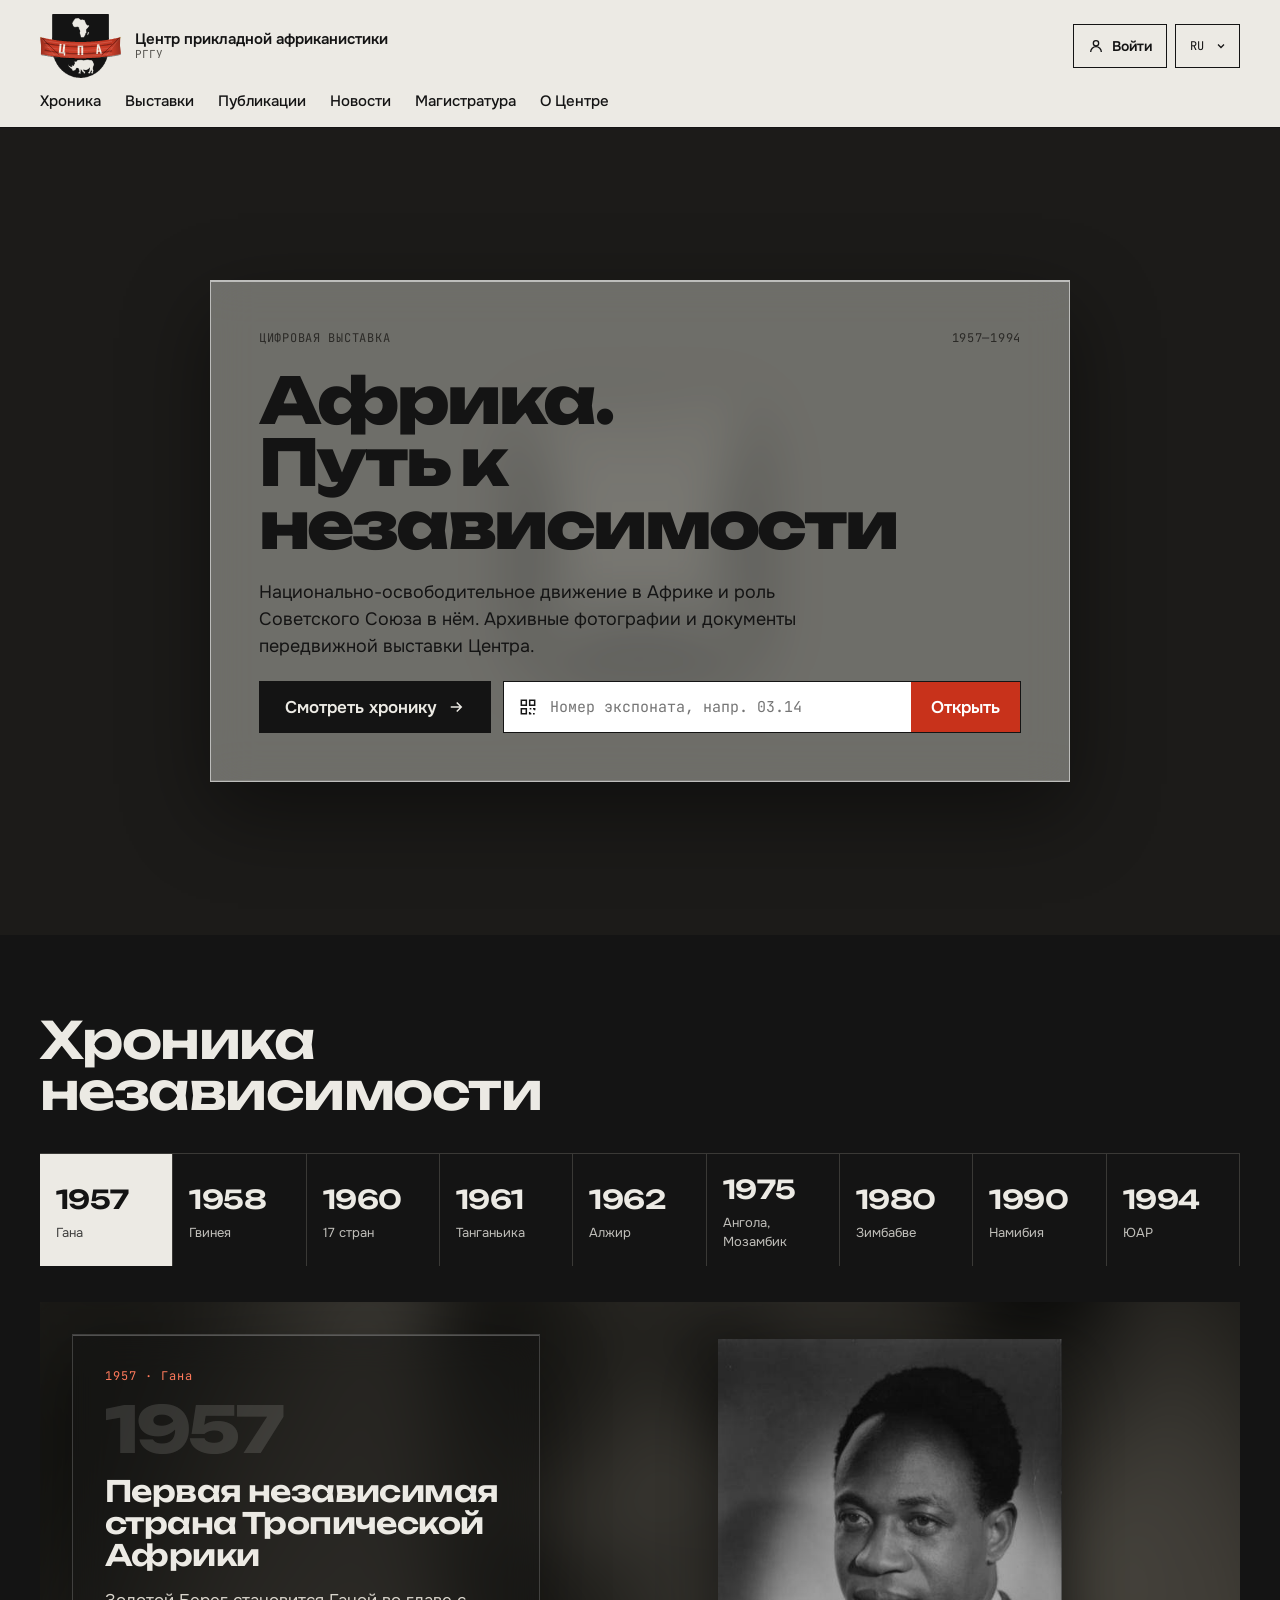
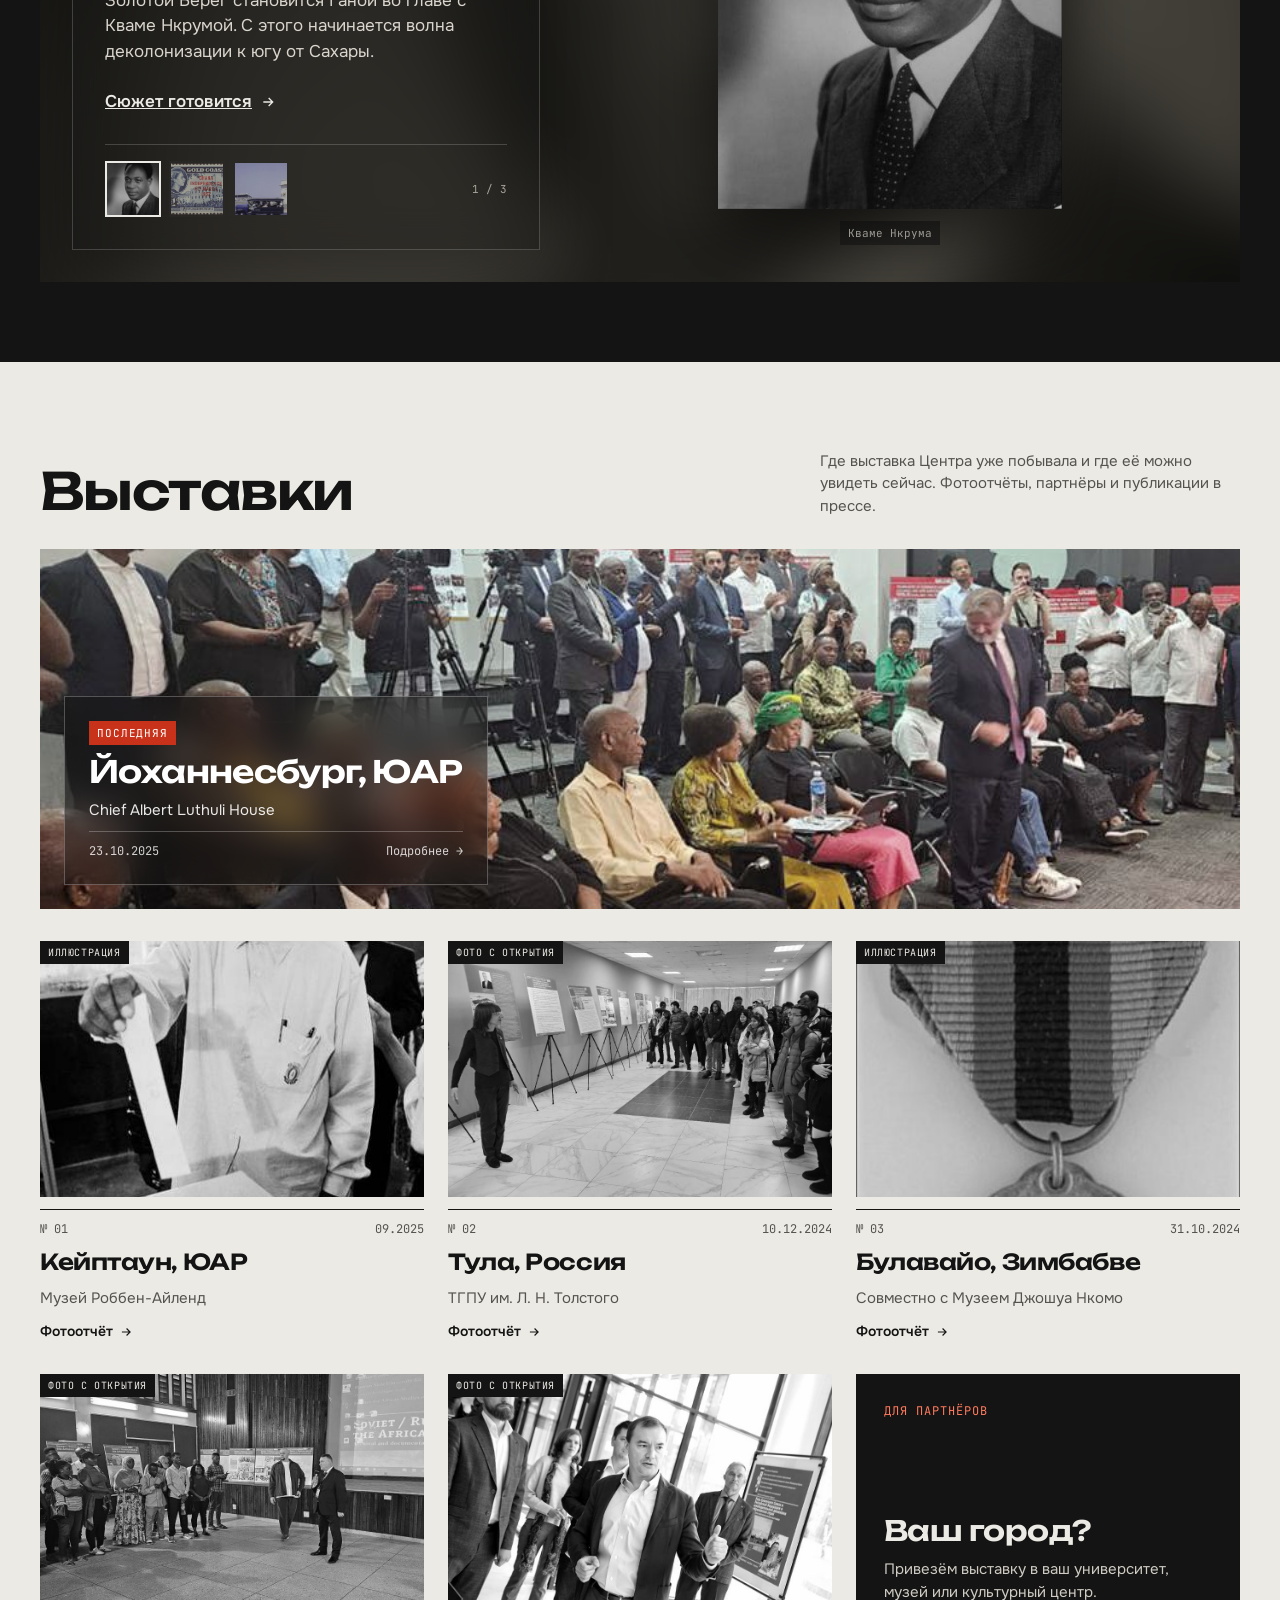
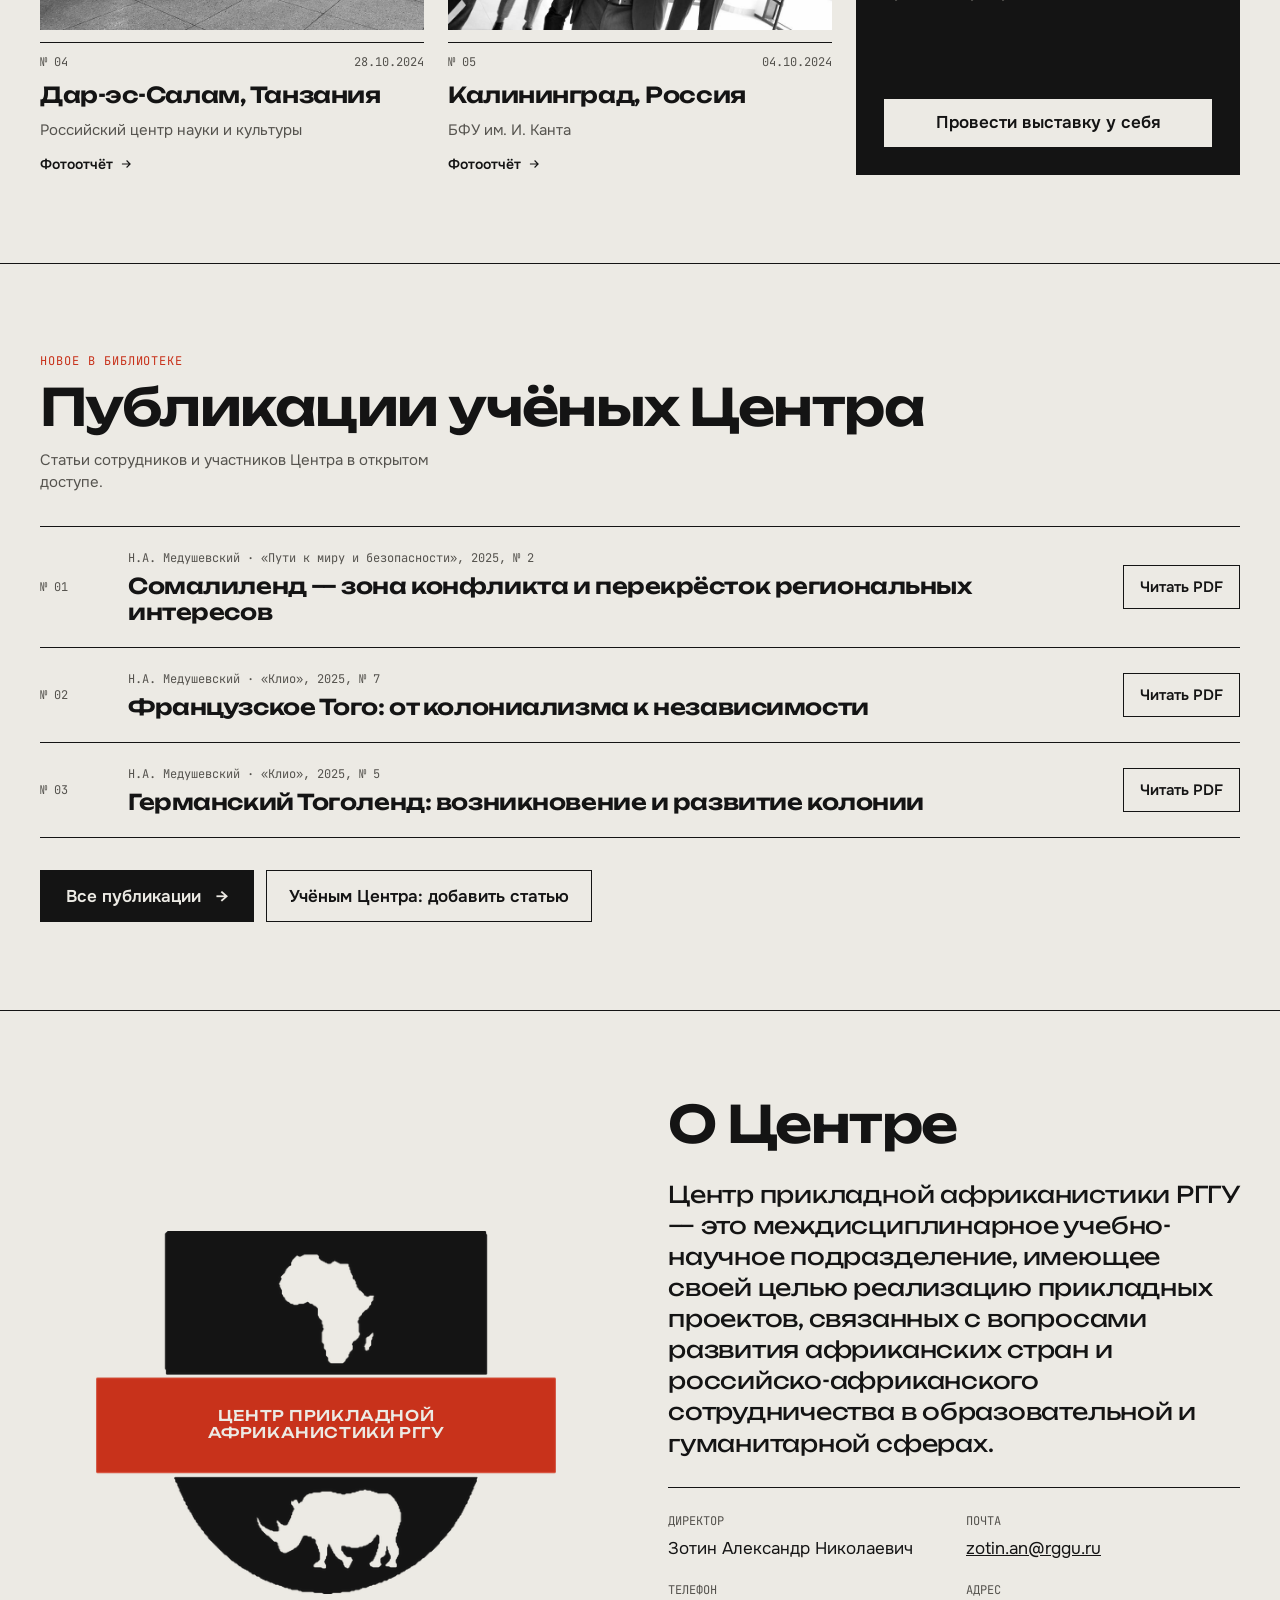
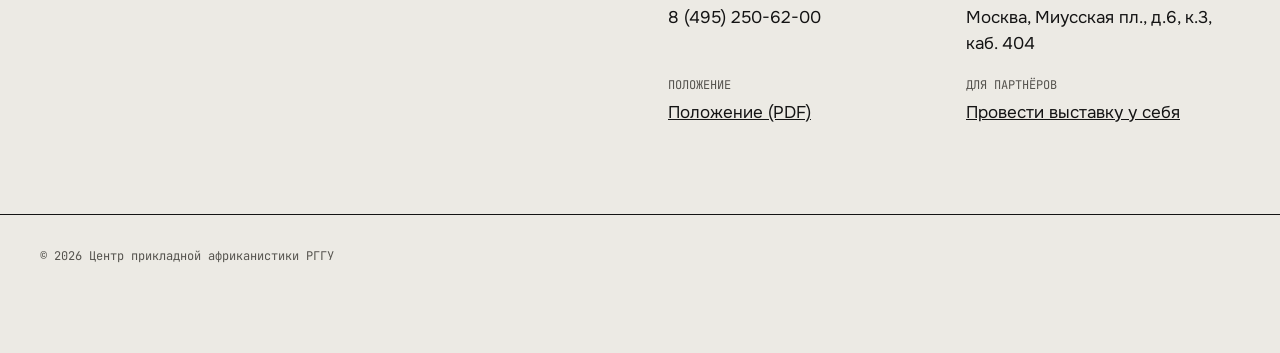
<file: index.html>
<!doctype html>
<html lang="ru">
<head>
<meta charset="utf-8">
<meta name="viewport" content="width=device-width, initial-scale=1">
<title>Африка. Путь к независимости — Центр прикладной африканистики РГГУ</title>
<meta name="description" content="Цифровая выставка Центра прикладной африканистики РГГУ: национально-освободительное движение в Африке и роль Советского Союза в нём.">
<link rel="icon" type="image/png" href="assets/logo_dark__fc87e939.png">
<link rel="preconnect" href="https://fonts.googleapis.com">
<link rel="preconnect" href="https://fonts.gstatic.com" crossorigin>
<link rel="stylesheet" href="https://fonts.googleapis.com/css2?family=Unbounded:wght@400;500;600;800&family=Oswald:wght@600&family=Onest:wght@400;500;600&family=JetBrains+Mono:wght@400;500&display=swap">
<link rel="stylesheet" href="css/style.css">
</head>
<body data-page="home">
<!--
  Тексты на странице не пишутся здесь: их подставляет js/main.js из файлов content/*.json.
  Поэтому меняйте тексты в админке (/admin) или прямо в JSON-файлах.
-->

<header class="site-header">
  <div class="wrap header-row">
    <a href="#top" class="brand">
      <span class="logo" data-logo></span>
      <span class="brand-text">
        <span class="brand-org" data-t="header.org"></span>
        <span class="brand-uni" data-t="header.uni"></span>
      </span>
    </a>
    <nav class="nav" data-nav></nav>
    <div class="lang-dd" data-lang-dd></div>
    <button type="button" class="burger" data-burger aria-expanded="false" data-t-aria="header.menu">
      <svg width="20" height="20" viewBox="0 0 24 24" fill="none" stroke="#141414" stroke-width="2" aria-hidden="true"><path d="M4 7h16M4 12h16M4 17h16"/></svg>
    </button>
  </div>
  <div class="mobile-menu" data-mobile-menu hidden>
    <nav class="mobile-nav" data-nav></nav>
    <div class="langs langs-dark" data-langs></div>
  </div>
</header>

<main>
<section id="top" class="hero">
  <div class="cpa-orbit" aria-hidden="true" data-orbits></div>
  <div class="cpa-tiles" data-tiles></div>
  <div class="hero-panel">
    <div class="hero-kicker"><span data-t="hero.kicker"></span><span>1957—1994</span></div>
    <h1 class="hero-title"><span data-t="hero.h1a"></span><br><span data-t="hero.h1b"></span></h1>
    <p class="hero-desc" data-t="hero.desc"></p>
    <div class="hero-actions">
      <a href="#timeline" class="btn-dark btn-chron"><span data-t="hero.btnChron"></span>
        <svg width="18" height="18" viewBox="0 0 24 24" fill="none" stroke="currentColor" stroke-width="2" aria-hidden="true"><path d="M5 12h14M13 6l6 6-6 6"/></svg></a>
      <form class="numform" data-numform>
        <label for="exhibit-num" class="sr-only" data-t="hero.numLabel"></label>
        <span class="numform-icon" aria-hidden="true">
          <svg width="20" height="20" viewBox="0 0 24 24" fill="none" stroke="#141414" stroke-width="1.8"><path d="M4 4h6v6H4zM14 4h6v6h-6zM4 14h6v6H4zM14 14h2M18 14h2v2M14 18v2h2M20 20h-2"/></svg>
        </span>
        <input id="exhibit-num" type="text" inputmode="decimal" autocomplete="off" data-t-ph="hero.numPh" data-t-ph-mobile="hero.numShort">
        <button type="submit" data-t="hero.open"></button>
      </form>
    </div>
    <span class="hero-qr">
      <svg width="16" height="16" viewBox="0 0 24 24" fill="none" stroke="currentColor" stroke-width="1.8" aria-hidden="true"><path d="M4 4h6v6H4zM14 4h6v6h-6zM4 14h6v6H4zM14 14h2M18 14h2v2M14 18v2h2M20 20h-2"/></svg>
      <span data-t="hero.qr"></span>
    </span>
  </div>
</section>

<section id="timeline" class="timeline">
  <div class="wrap timeline-inner">
    <div class="section-head">
      <h2 class="h2"><span data-t="chronicle.tlA"></span><br><span data-t="chronicle.tlB"></span></h2>
      <p class="section-hint hint-desktop" data-t="chronicle.tlHint"></p>
      <p class="section-hint hint-mobile" data-t="chronicle.swipe"></p>
    </div>
    <div class="years noscroll" role="tablist" data-years data-t-aria="chronicle.yearsLabel"></div>
    <div class="tl-stage" data-tl-stage data-swipe="tl"></div>
  </div>
</section>

<section id="exhibitions" class="wrap exhibitions">
  <div class="section-head">
    <h2 class="h2" data-t="exhibitions.exh"></h2>
    <p class="section-hint" data-t="exhibitions.exhHint"></p>
  </div>
  <div data-ex-now></div>
  <span class="swipe-hint"><span data-t="common.swipe"></span> →</span>
  <div class="ex-grid noscroll" data-ex-grid></div>
  <a href="#about" class="host-card host-mobile" data-host-link>
    <span class="host-title" data-t="exhibitions.hostTitle"></span>
    <span class="host-text" data-t="exhibitions.hostText"></span>
    <span class="host-btn" data-t="exhibitions.host"></span>
  </a>
</section>

<section id="publications" class="publications">
  <div class="wrap pub-inner">
    <div class="section-head">
      <div class="pub-head">
        <span class="kicker-accent" data-t="publications.pubKicker"></span>
        <h2 class="h2" data-t="publications.pubH"></h2>
      </div>
      <p class="section-hint" data-t="publications.pubHint"></p>
    </div>
    <div class="pub-list" data-pubs></div>
    <div class="pub-actions">
      <a href="publications.html" class="btn-dark"><span data-t="publications.pubAll"></span>&nbsp;→</a>
      <a href="publications.html#upload" class="btn-outline" data-t="publications.pubAdd"></a>
    </div>
  </div>
</section>

<section id="about" class="about">
  <div class="wrap about-inner">
    <figure class="about-logo">
      <img src="assets/logo_dark__fc87e939.png" alt="" data-band-alt>
      <figcaption data-band></figcaption>
    </figure>
    <div class="about-text">
      <h2 class="h2" data-t="about.about"></h2>
      <p class="about-lead" data-t="about.aboutText"></p>
      <div class="contacts">
        <div class="contact" data-hide-empty="about.vDirector"><span class="label" data-t="about.lDirector"></span><span data-t="about.vDirector"></span></div>
        <div class="contact"><span class="label" data-t="about.lEmail"></span><a data-email href="#about"></a></div>
        <div class="contact"><span class="label" data-t="about.lPhone"></span><span data-t="about.vPhone"></span></div>
        <div class="contact"><span class="label" data-t="about.lAddr"></span><span data-t="about.vAddr"></span></div>
        <div class="contact" data-hide-empty="about.docUrl"><span class="label" data-t="about.lDoc"></span><a data-t="about.vDoc" data-t-href="about.docUrl" target="_blank" rel="noopener"></a></div>
        <div class="contact contact-partners"><span class="label" data-t="exhibitions.lPartners"></span><a href="#about" data-host-link data-t="exhibitions.host"></a></div>
      </div>
      <a href="#about" class="btn-outline about-host-mobile" data-host-link data-t="exhibitions.host"></a>
    </div>
  </div>
</section>
</main>

<footer class="site-footer">
  <div class="wrap footer-inner">
    <div class="footer-row">
      <span data-t="footer.copy"></span>
    </div>
  </div>
</footer>

<div class="toast" role="status" aria-live="polite" data-toast hidden></div>
<noscript><p class="noscript">Для работы сайта нужен JavaScript. / JavaScript is required.</p></noscript>

<script src="js/common.js"></script>
<script src="js/main.js"></script>
</body>
</html>
</file>
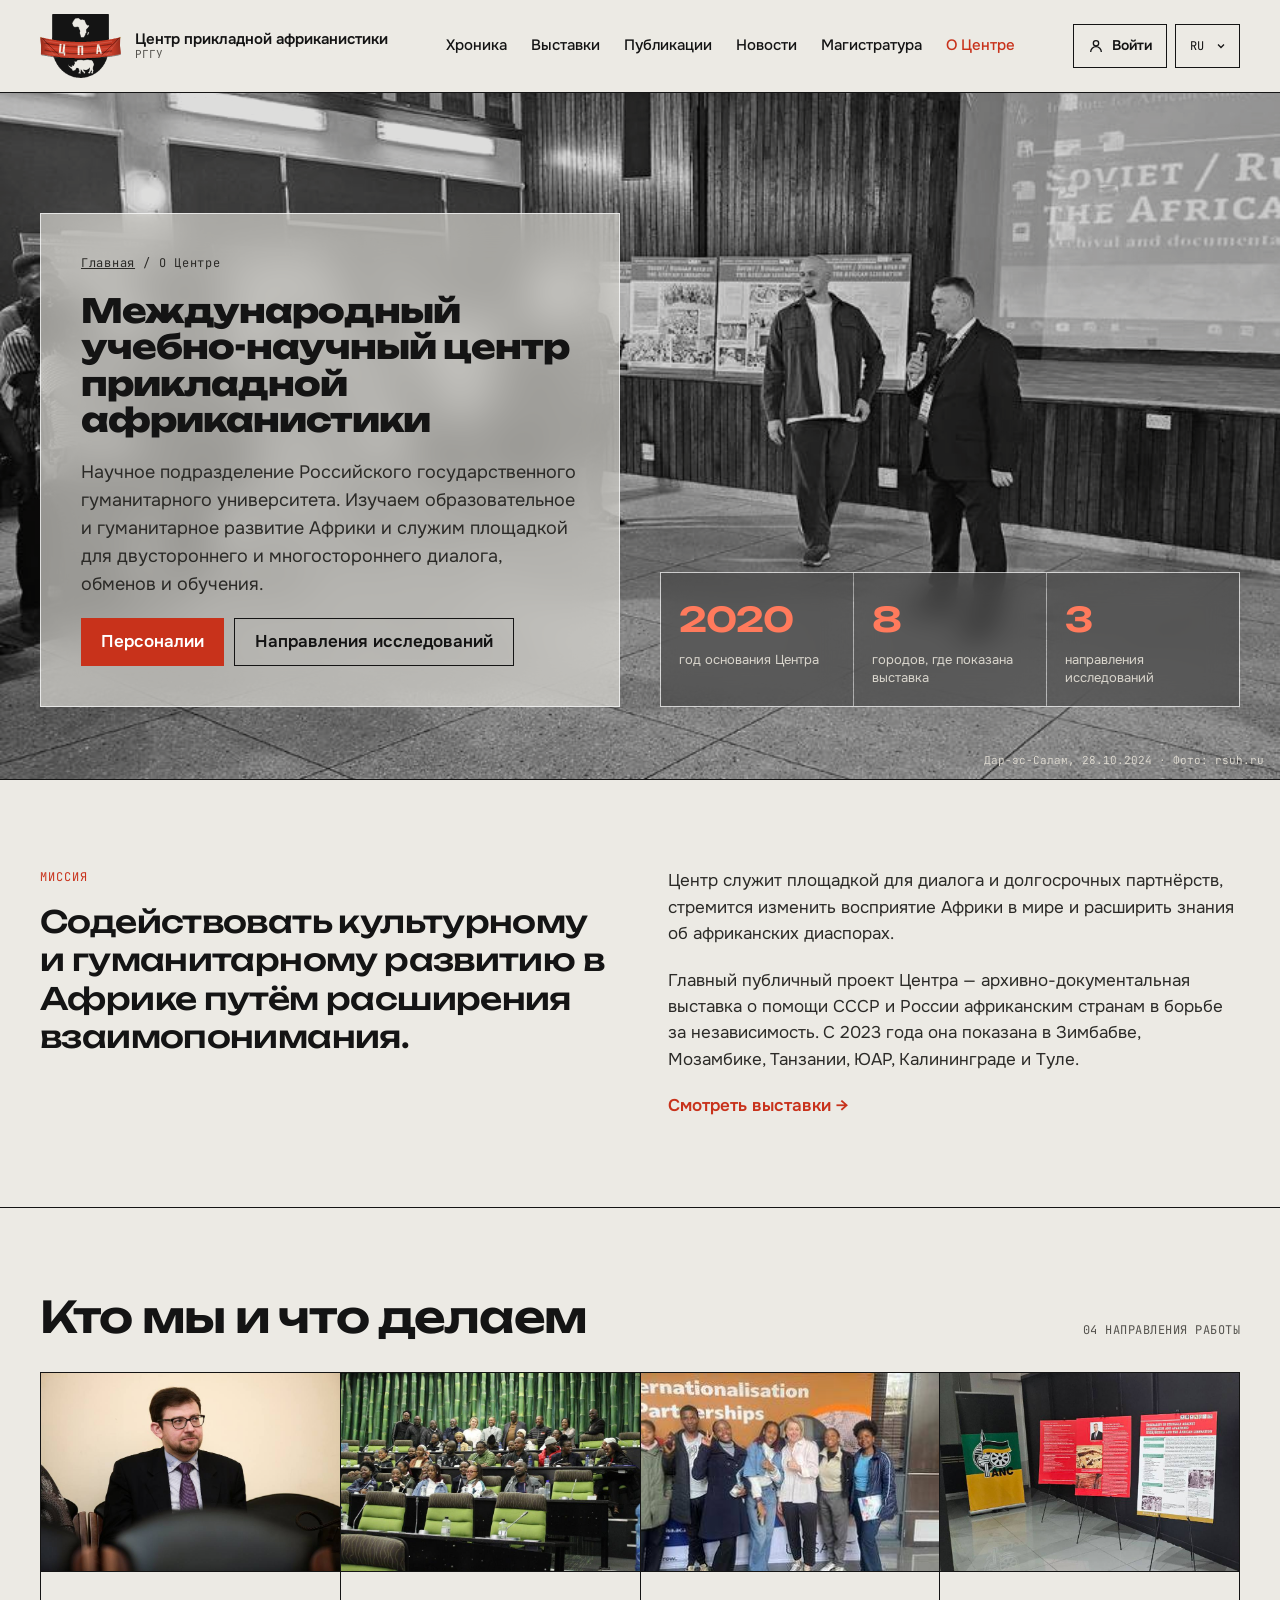
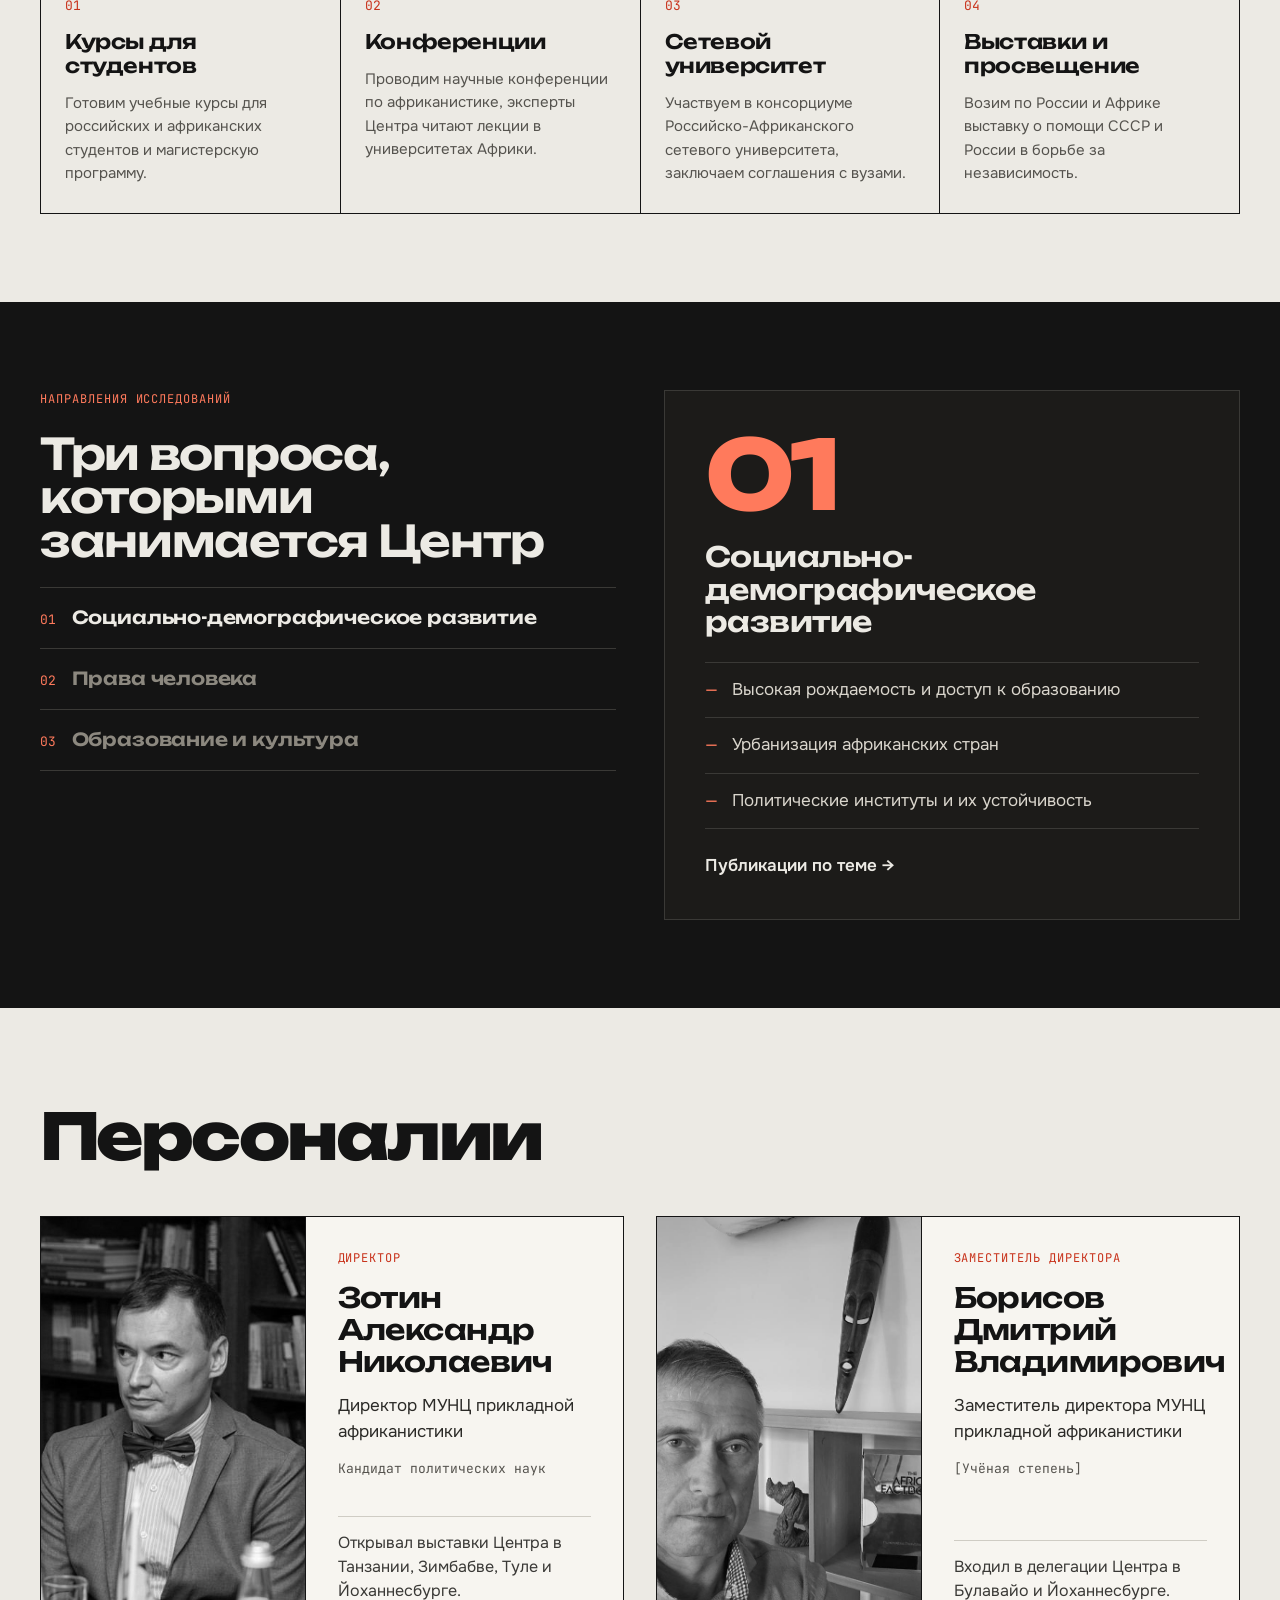
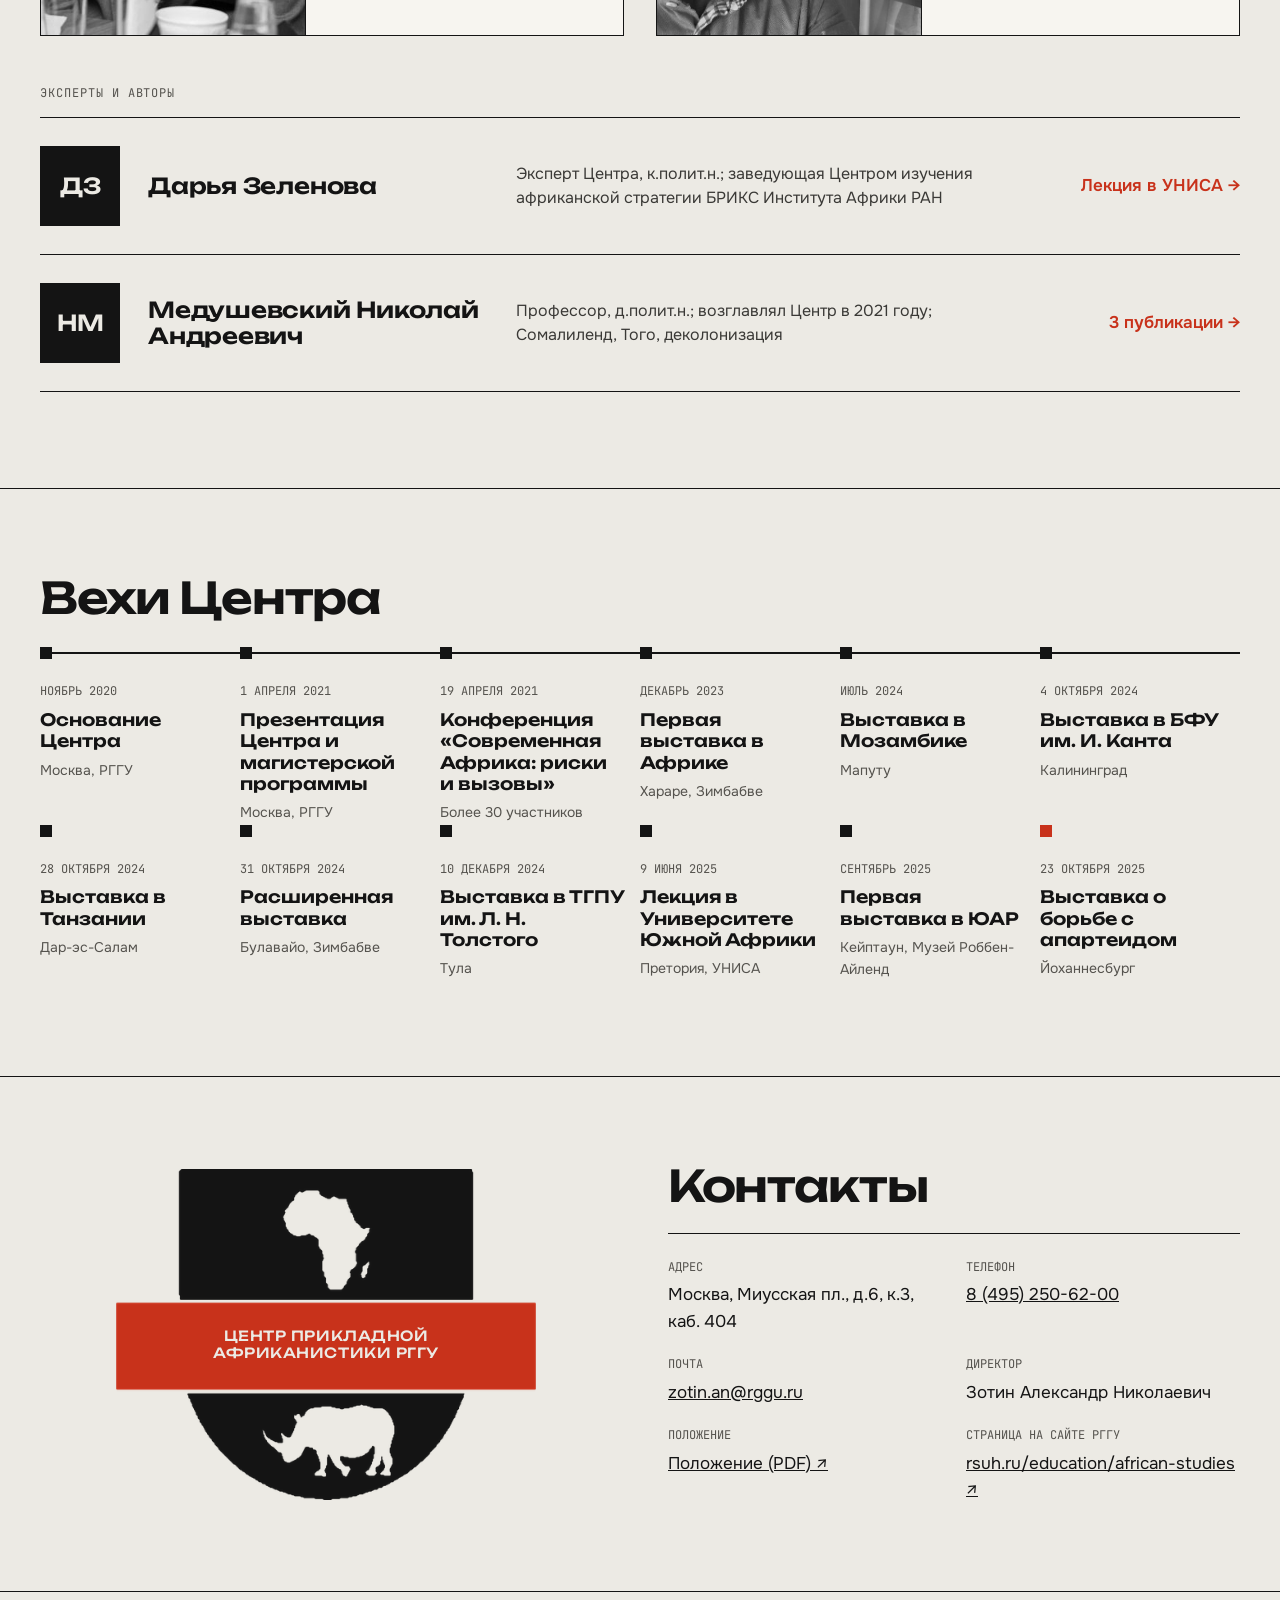
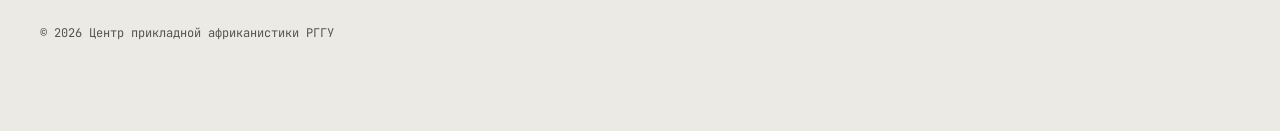
<file: about.html>
<!doctype html>
<html lang="ru">
<head>
<meta charset="utf-8">
<meta name="viewport" content="width=device-width, initial-scale=1">
<title>О Центре — Африка. Путь к независимости</title>
<link rel="icon" type="image/png" href="assets/logo_dark__fc87e939.png">
<link rel="preconnect" href="https://fonts.googleapis.com">
<link rel="preconnect" href="https://fonts.gstatic.com" crossorigin>
<link rel="stylesheet" href="https://fonts.googleapis.com/css2?family=Unbounded:wght@400;500;600;800&family=Oswald:wght@600&family=Onest:wght@400;500;600&family=JetBrains+Mono:wght@400;500&display=swap">
<link rel="stylesheet" href="css/style.css">
<link rel="stylesheet" href="css/pages.css">
</head>
<body class="page-about" data-page="about">
<!-- «О Центре»: миссия, направления, персоналии, вехи. Тексты — content/about.json (раздел «О Центре (страница)» в админке),
     контакты — content/ui.json → about (те же, что в блоке «О Центре» на главной). -->

<header class="site-header">
  <div class="wrap header-row">
    <a href="index.html" class="brand">
      <span class="logo" data-logo></span>
      <span class="brand-text">
        <span class="brand-org" data-t="header.org"></span>
        <span class="brand-uni" data-t="header.uni"></span>
      </span>
    </a>
    <nav class="nav" data-nav></nav>
    <div class="lang-dd" data-lang-dd></div>
    <button type="button" class="burger" data-burger aria-expanded="false" data-t-aria="header.menu">
      <svg width="20" height="20" viewBox="0 0 24 24" fill="none" stroke="#141414" stroke-width="2" aria-hidden="true"><path d="M4 7h16M4 12h16M4 17h16"/></svg>
    </button>
  </div>
  <div class="mobile-menu" data-mobile-menu hidden>
    <nav class="mobile-nav" data-nav></nav>
    <div class="langs langs-dark" data-langs></div>
  </div>
</header>

<main data-about></main>

<footer class="site-footer">
  <div class="wrap footer-inner">
    <div class="footer-row">
      <span data-t="footer.copy"></span>
    </div>
  </div>
</footer>

<div class="toast" role="status" aria-live="polite" data-toast hidden></div>
<noscript><p class="noscript">Для работы сайта нужен JavaScript. / JavaScript is required.</p></noscript>

<script src="js/common.js"></script>
<script src="js/about.js"></script>
</body>
</html>
</file>
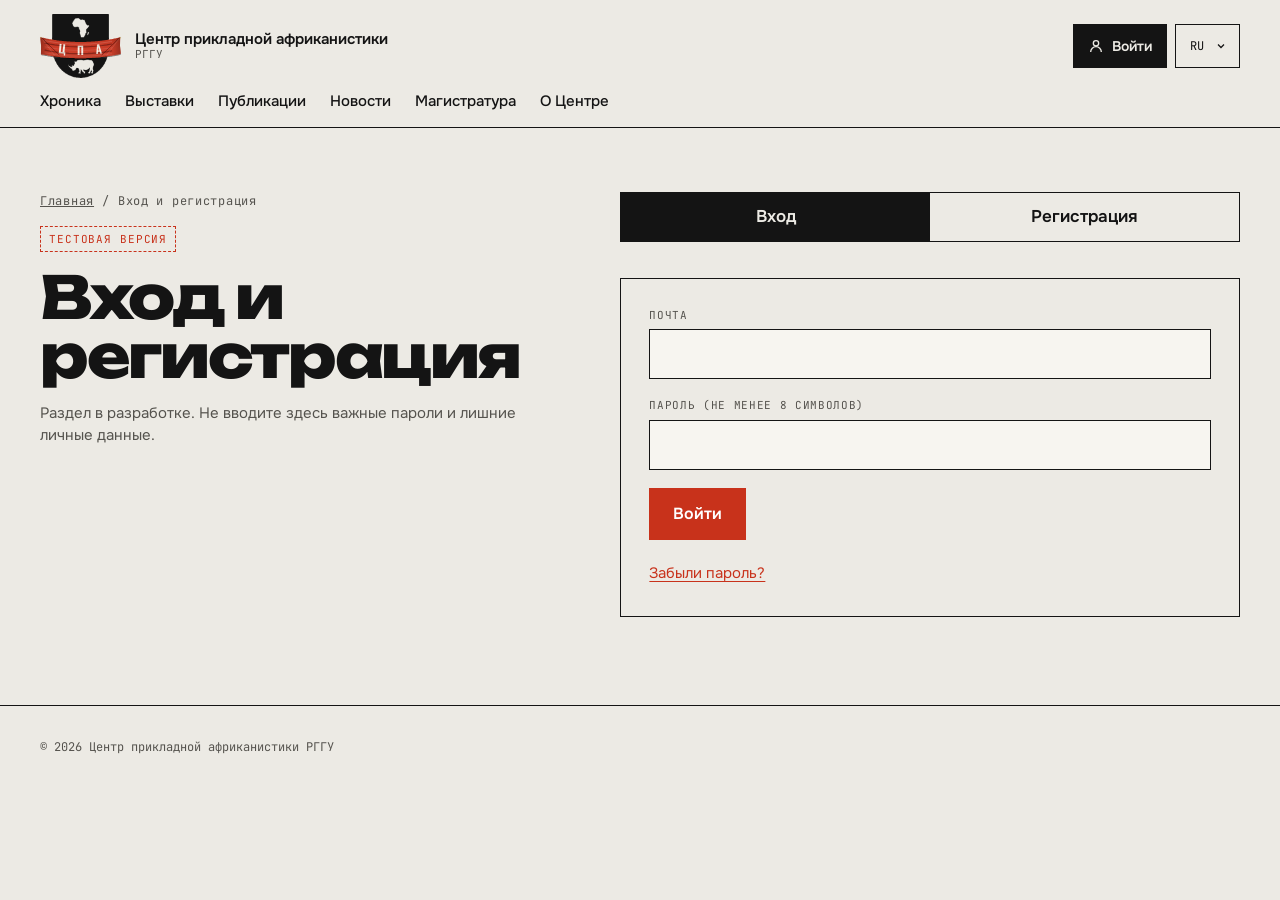
<file: account.html>
<!doctype html>
<html lang="ru">
<head>
<meta charset="utf-8">
<meta name="viewport" content="width=device-width, initial-scale=1">
<meta name="robots" content="noindex">
<title>Личный кабинет — Африка. Путь к независимости</title>
<link rel="icon" type="image/png" href="assets/logo_dark__fc87e939.png">
<link rel="preconnect" href="https://fonts.googleapis.com">
<link rel="preconnect" href="https://fonts.gstatic.com" crossorigin>
<link rel="stylesheet" href="https://fonts.googleapis.com/css2?family=Unbounded:wght@400;500;600;800&family=Oswald:wght@600&family=Onest:wght@400;500;600&family=JetBrains+Mono:wght@400;500&display=swap">
<link rel="stylesheet" href="css/style.css">
<link rel="stylesheet" href="css/pages.css">
</head>
<body class="page-account" data-page="account">
<!-- Личный кабинет (ТЕСТ). Регистрация и вход — через Supabase Auth, настройки — content/auth.json.
     В меню страницы нет: адрес account.html знают только тестировщики. -->

<header class="site-header">
  <div class="wrap header-row">
    <a href="index.html" class="brand">
      <span class="logo" data-logo></span>
      <span class="brand-text">
        <span class="brand-org" data-t="header.org"></span>
        <span class="brand-uni" data-t="header.uni"></span>
      </span>
    </a>
    <nav class="nav" data-nav></nav>
    <div class="lang-dd" data-lang-dd></div>
    <button type="button" class="burger" data-burger aria-expanded="false" data-t-aria="header.menu">
      <svg width="20" height="20" viewBox="0 0 24 24" fill="none" stroke="#141414" stroke-width="2" aria-hidden="true"><path d="M4 7h16M4 12h16M4 17h16"/></svg>
    </button>
  </div>
  <div class="mobile-menu" data-mobile-menu hidden>
    <nav class="mobile-nav" data-nav></nav>
    <div class="langs langs-dark" data-langs></div>
  </div>
</header>

<main data-account></main>

<footer class="site-footer">
  <div class="wrap footer-inner">
    <div class="footer-row">
      <span data-t="footer.copy"></span>
    </div>
  </div>
</footer>

<div class="toast" role="status" aria-live="polite" data-toast hidden></div>
<noscript><p class="noscript">Для работы сайта нужен JavaScript. / JavaScript is required.</p></noscript>

<script src="js/common.js"></script>
<script src="js/account.js"></script>
</body>
</html>
</file>
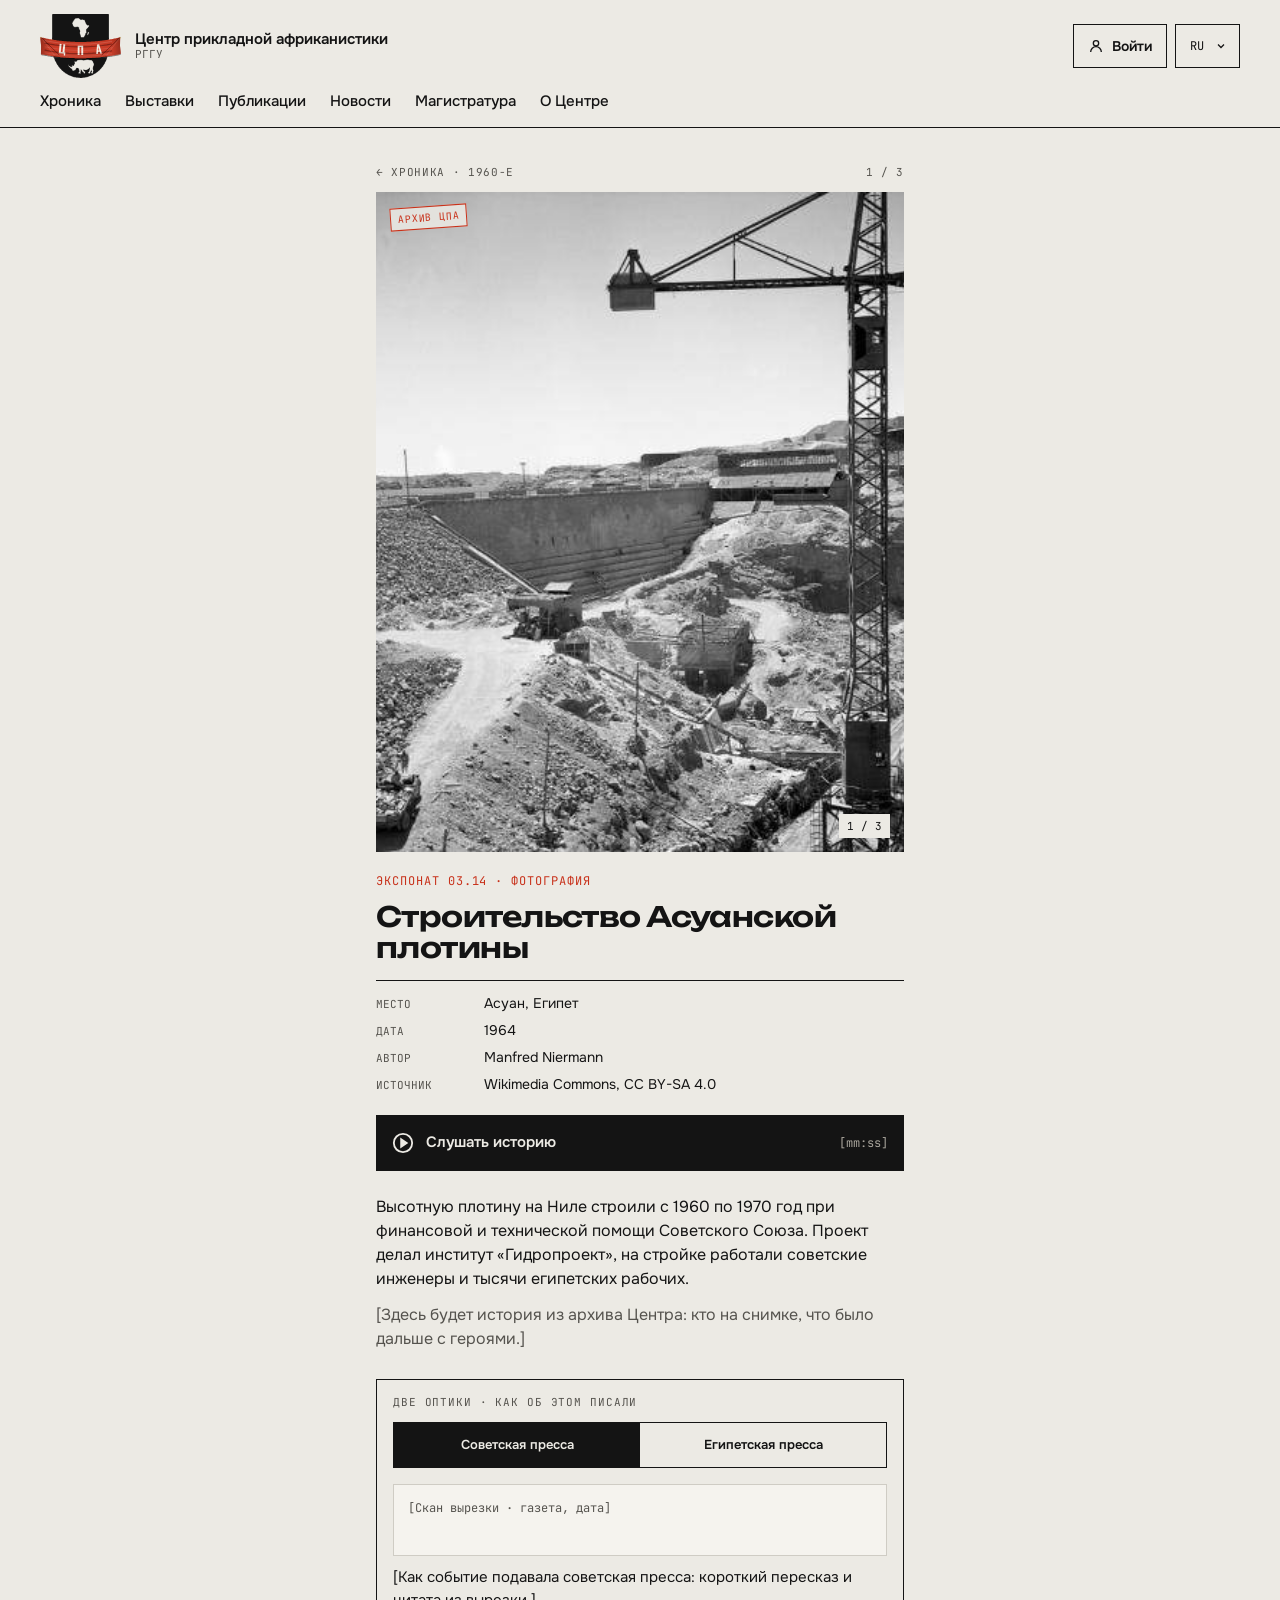
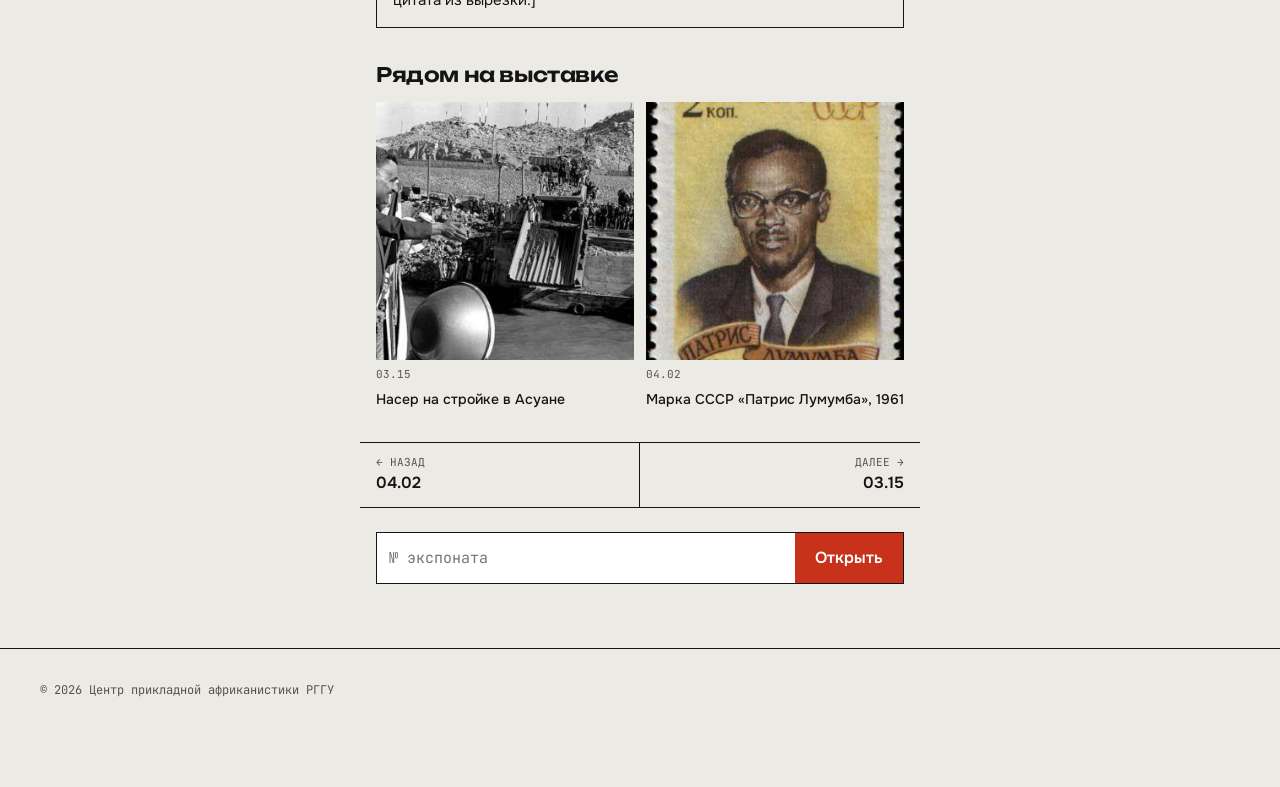
<file: exhibit.html>
<!doctype html>
<html lang="ru">
<head>
<meta charset="utf-8">
<meta name="viewport" content="width=device-width, initial-scale=1">
<title>Экспонат — Африка. Путь к независимости</title>
<link rel="icon" type="image/png" href="assets/logo_dark__fc87e939.png">
<link rel="preconnect" href="https://fonts.googleapis.com">
<link rel="preconnect" href="https://fonts.gstatic.com" crossorigin>
<link rel="stylesheet" href="https://fonts.googleapis.com/css2?family=Unbounded:wght@400;500;600;800&family=Oswald:wght@600&family=Onest:wght@400;500;600&family=JetBrains+Mono:wght@400;500&display=swap">
<link rel="stylesheet" href="css/style.css">
<link rel="stylesheet" href="css/pages.css">
</head>
<body class="page-exhibit" data-page="exhibit">
<!-- Экспонат по QR-коду: exhibit.html?n=03.14. Данные — content/exhibits.json.
     QR-код на стенде должен вести на адрес вида https://<сайт>/exhibit.html?n=03.14 -->

<header class="site-header">
  <div class="wrap header-row">
    <a href="index.html" class="brand">
      <span class="logo" data-logo></span>
      <span class="brand-text">
        <span class="brand-org" data-t="header.org"></span>
        <span class="brand-uni" data-t="header.uni"></span>
      </span>
    </a>
    <nav class="nav" data-nav></nav>
    <div class="lang-dd" data-lang-dd></div>
    <button type="button" class="burger" data-burger aria-expanded="false" data-t-aria="header.menu">
      <svg width="20" height="20" viewBox="0 0 24 24" fill="none" stroke="#141414" stroke-width="2" aria-hidden="true"><path d="M4 7h16M4 12h16M4 17h16"/></svg>
    </button>
  </div>
  <div class="mobile-menu" data-mobile-menu hidden>
    <nav class="mobile-nav" data-nav></nav>
    <div class="langs langs-dark" data-langs></div>
  </div>
</header>

<main class="ex-col" data-exhibit></main>

<footer class="site-footer">
  <div class="wrap footer-inner">
    <div class="footer-row">
      <span data-t="footer.copy"></span>
    </div>
  </div>
</footer>

<div class="toast" role="status" aria-live="polite" data-toast hidden></div>
<noscript><p class="noscript">Для работы сайта нужен JavaScript. / JavaScript is required.</p></noscript>

<script src="js/common.js"></script>
<script src="js/exhibit.js"></script>
</body>
</html>
</file>
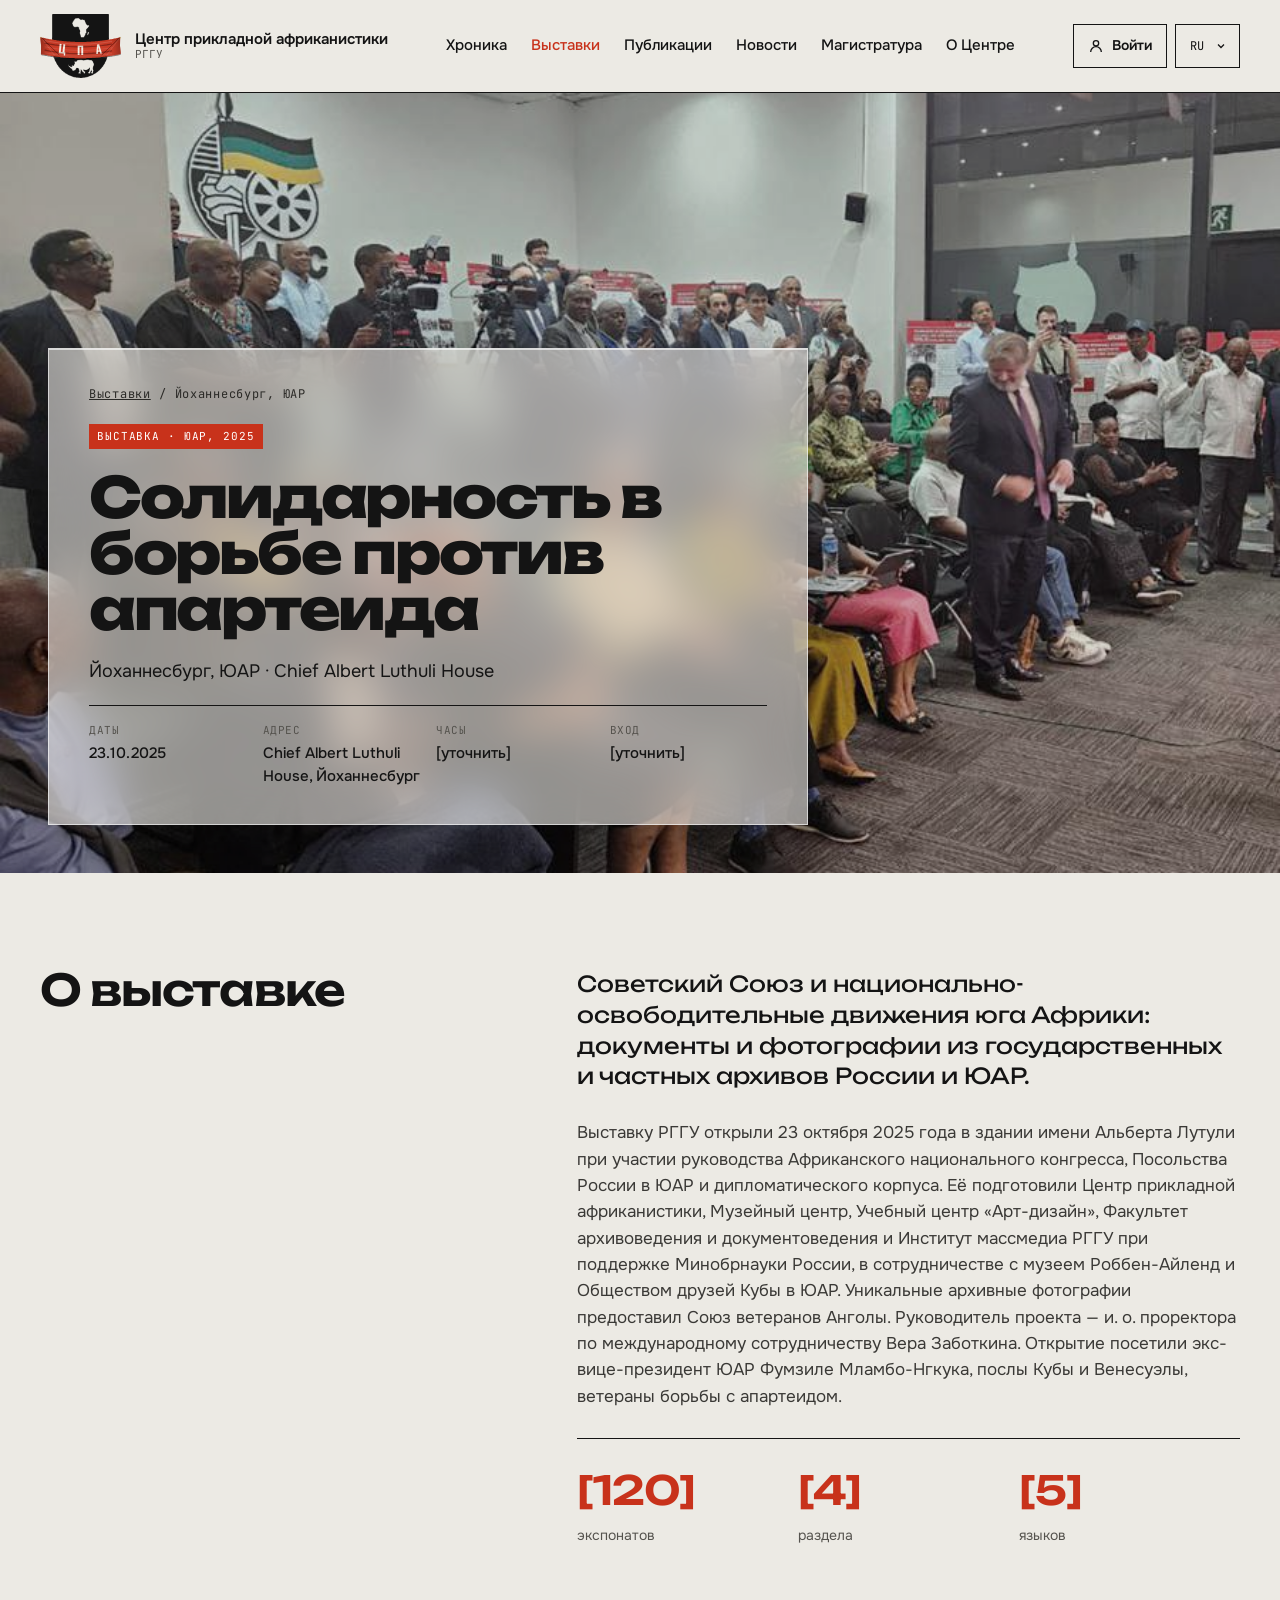
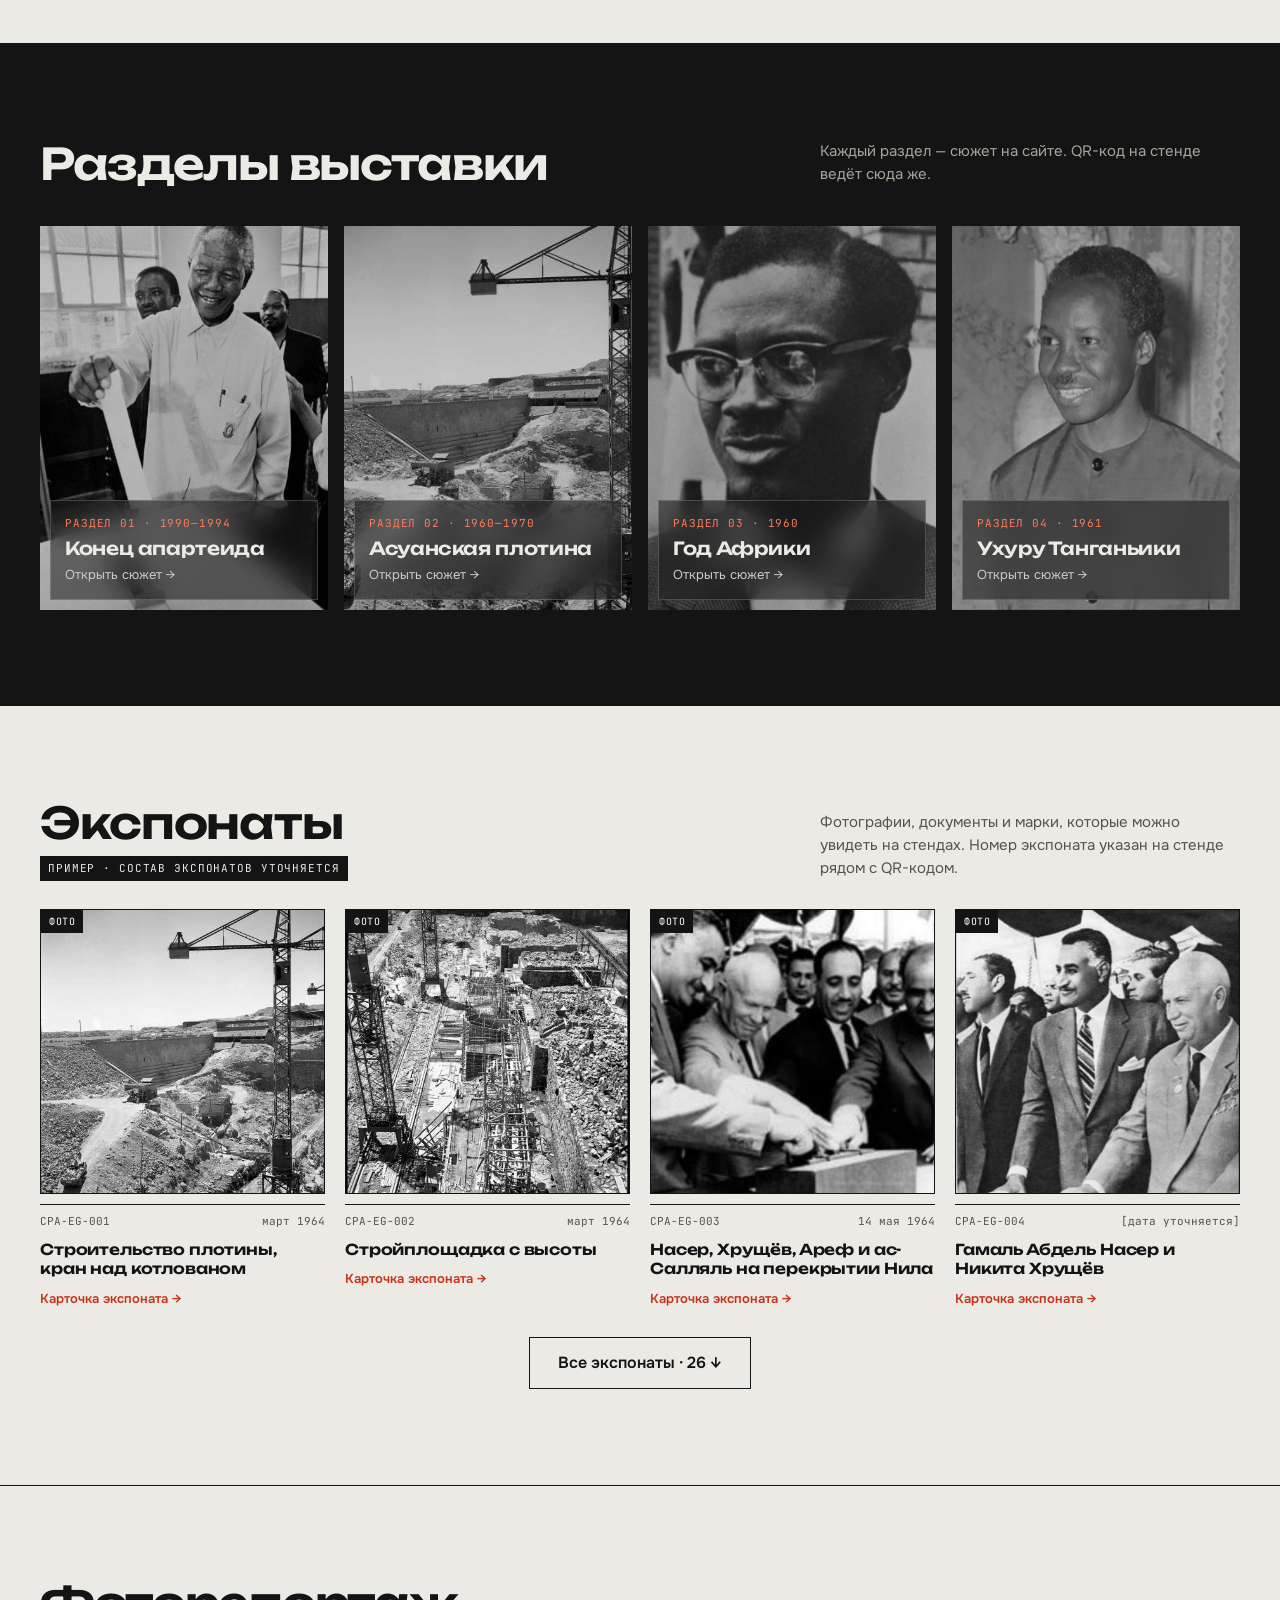
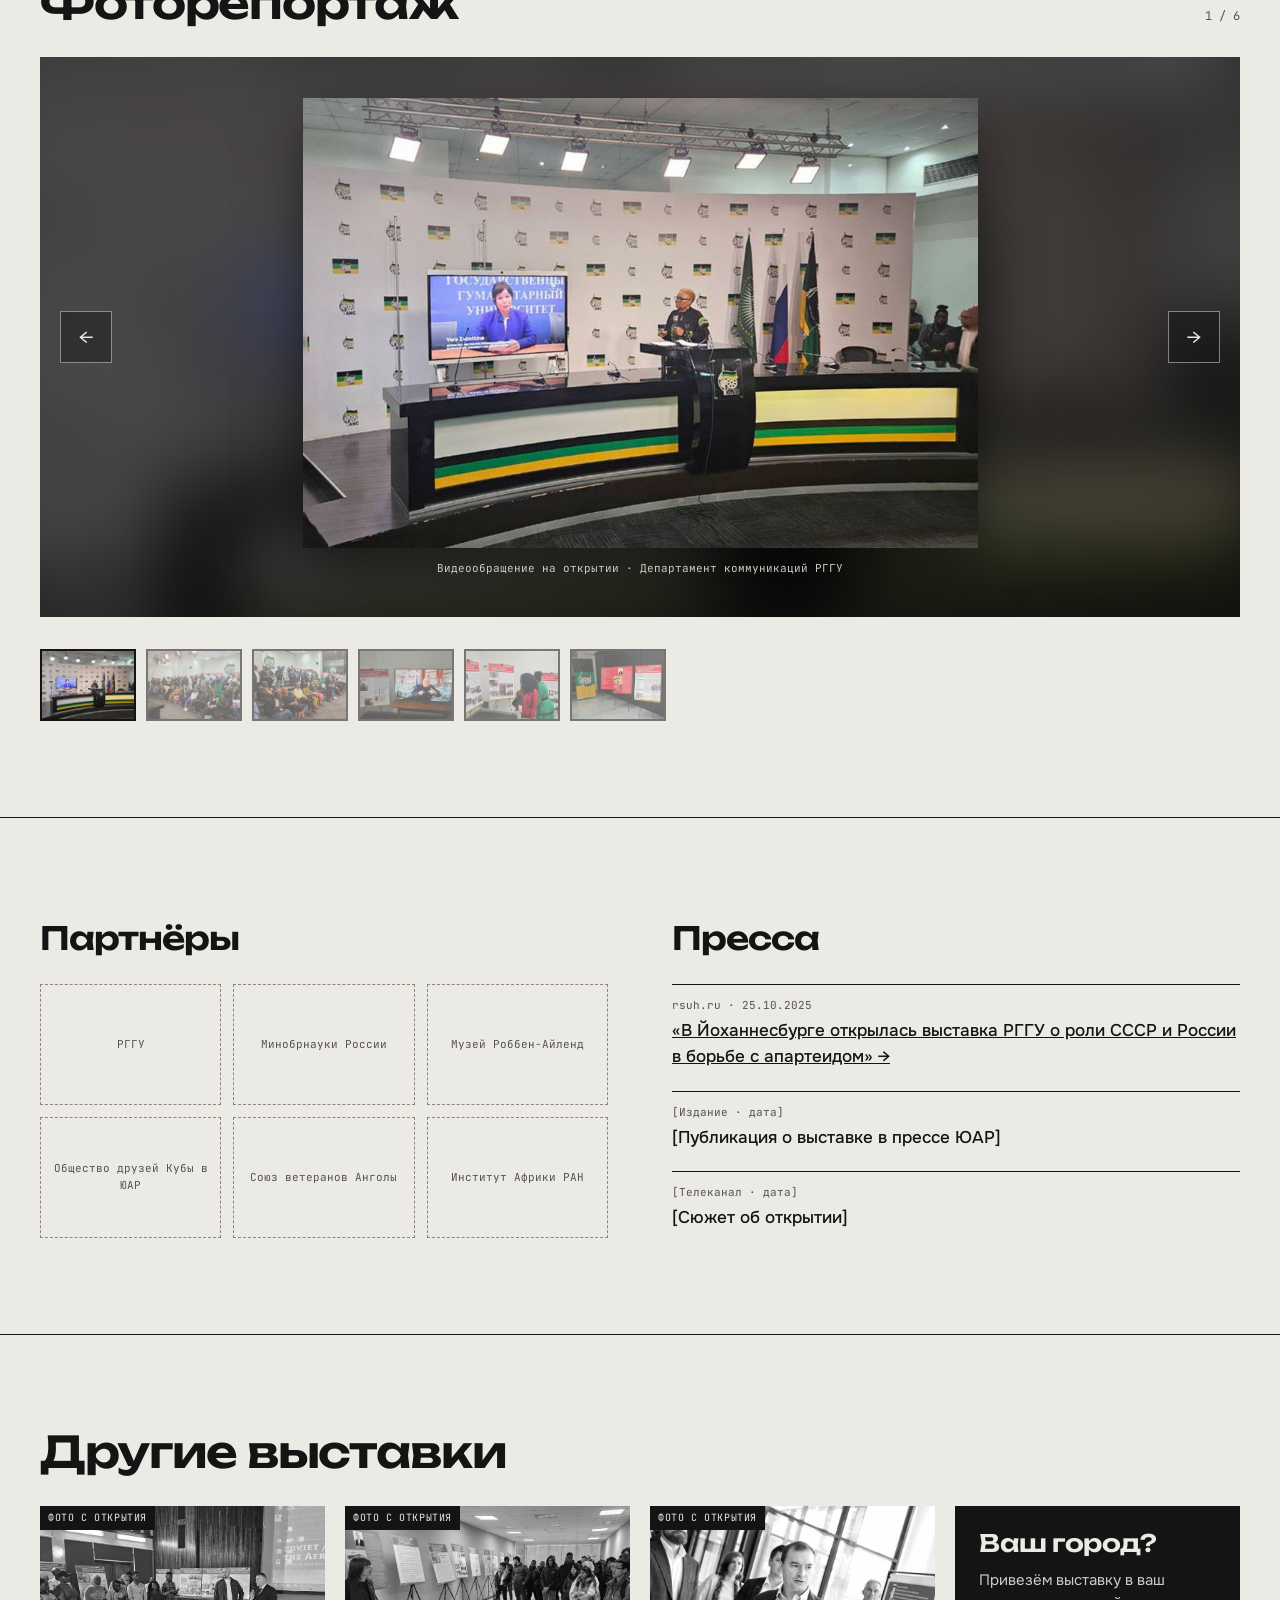
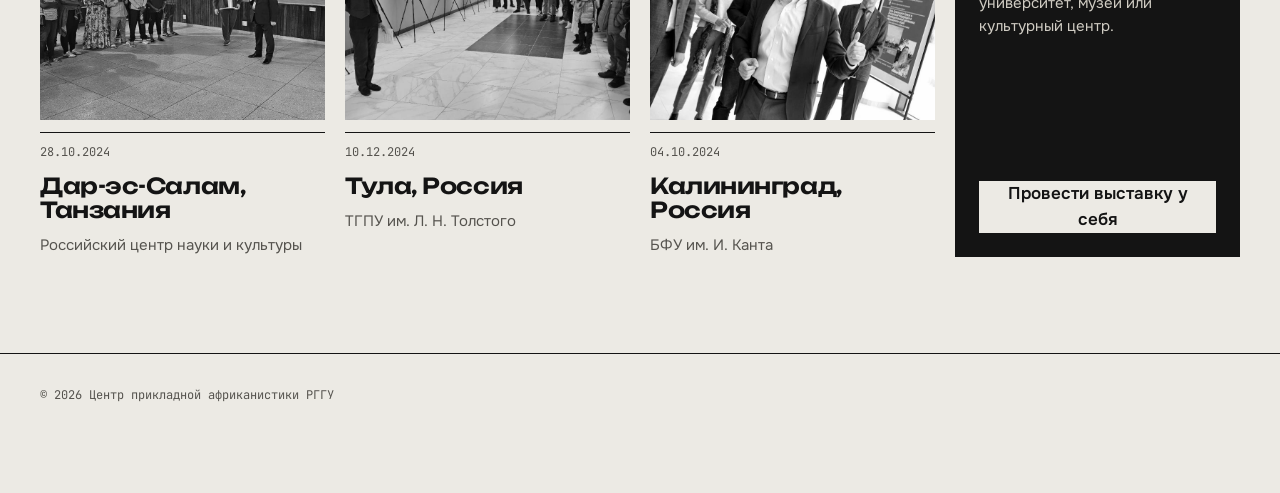
<file: exhibition.html>
<!doctype html>
<html lang="ru">
<head>
<meta charset="utf-8">
<meta name="viewport" content="width=device-width, initial-scale=1">
<title>Выставка — Африка. Путь к независимости</title>
<link rel="icon" type="image/png" href="assets/logo_dark__fc87e939.png">
<link rel="preconnect" href="https://fonts.googleapis.com">
<link rel="preconnect" href="https://fonts.gstatic.com" crossorigin>
<link rel="stylesheet" href="https://fonts.googleapis.com/css2?family=Unbounded:wght@400;500;600;800&family=Oswald:wght@600&family=Onest:wght@400;500;600&family=JetBrains+Mono:wght@400;500&display=swap">
<link rel="stylesheet" href="css/style.css">
<link rel="stylesheet" href="css/pages.css">
</head>
<body class="page-exhibition" data-page="exhibition">
<!-- Страница выставки: exhibition.html?id=dar. Данные — content/exhibitions.json (раздел «Выставки» в админке). -->

<header class="site-header">
  <div class="wrap header-row">
    <a href="index.html" class="brand">
      <span class="logo" data-logo></span>
      <span class="brand-text">
        <span class="brand-org" data-t="header.org"></span>
        <span class="brand-uni" data-t="header.uni"></span>
      </span>
    </a>
    <nav class="nav" data-nav></nav>
    <div class="lang-dd" data-lang-dd></div>
    <button type="button" class="burger" data-burger aria-expanded="false" data-t-aria="header.menu">
      <svg width="20" height="20" viewBox="0 0 24 24" fill="none" stroke="#141414" stroke-width="2" aria-hidden="true"><path d="M4 7h16M4 12h16M4 17h16"/></svg>
    </button>
  </div>
  <div class="mobile-menu" data-mobile-menu hidden>
    <nav class="mobile-nav" data-nav></nav>
    <div class="langs langs-dark" data-langs></div>
  </div>
</header>

<main data-exhibition></main>

<footer class="site-footer">
  <div class="wrap footer-inner">
    <div class="footer-row">
      <span data-t="footer.copy"></span>
    </div>
  </div>
</footer>

<div class="toast" role="status" aria-live="polite" data-toast hidden></div>
<noscript><p class="noscript">Для работы сайта нужен JavaScript. / JavaScript is required.</p></noscript>

<script src="js/common.js"></script>
<script src="js/exhibition.js"></script>
</body>
</html>
</file>
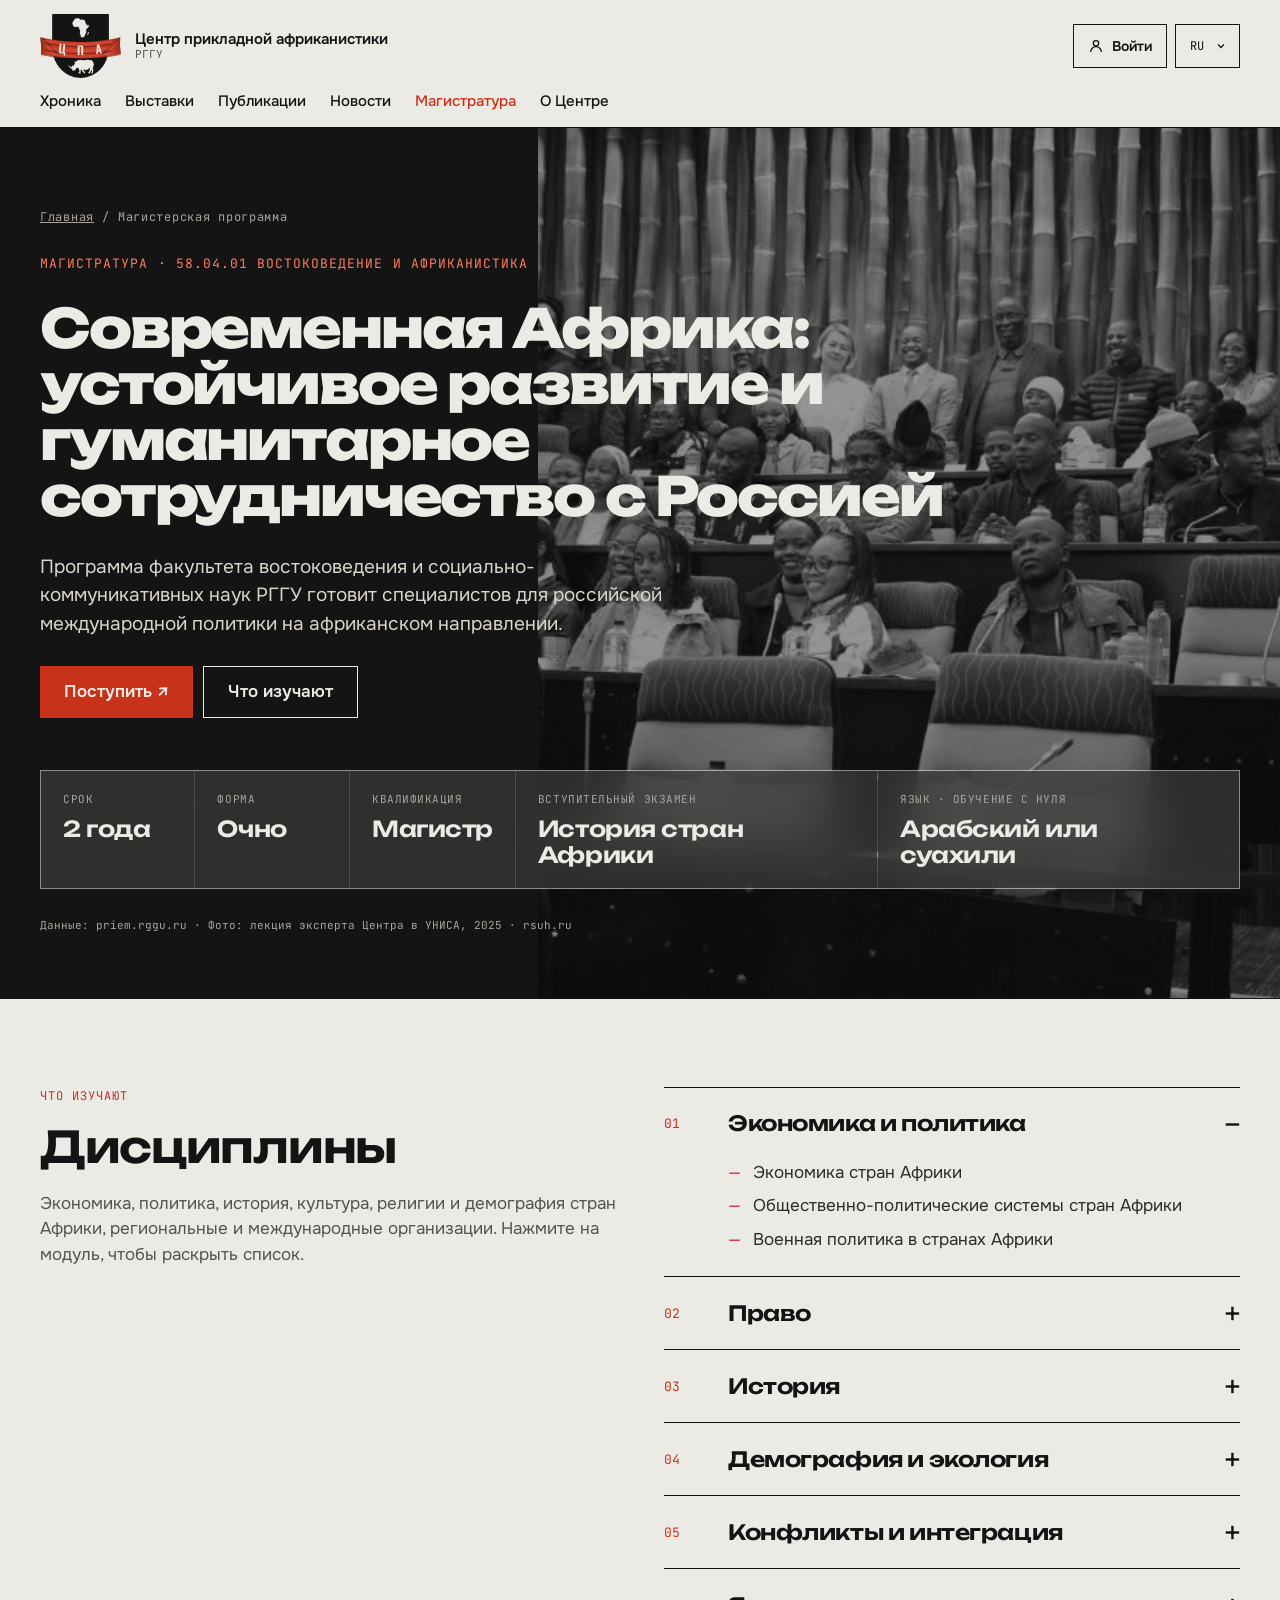
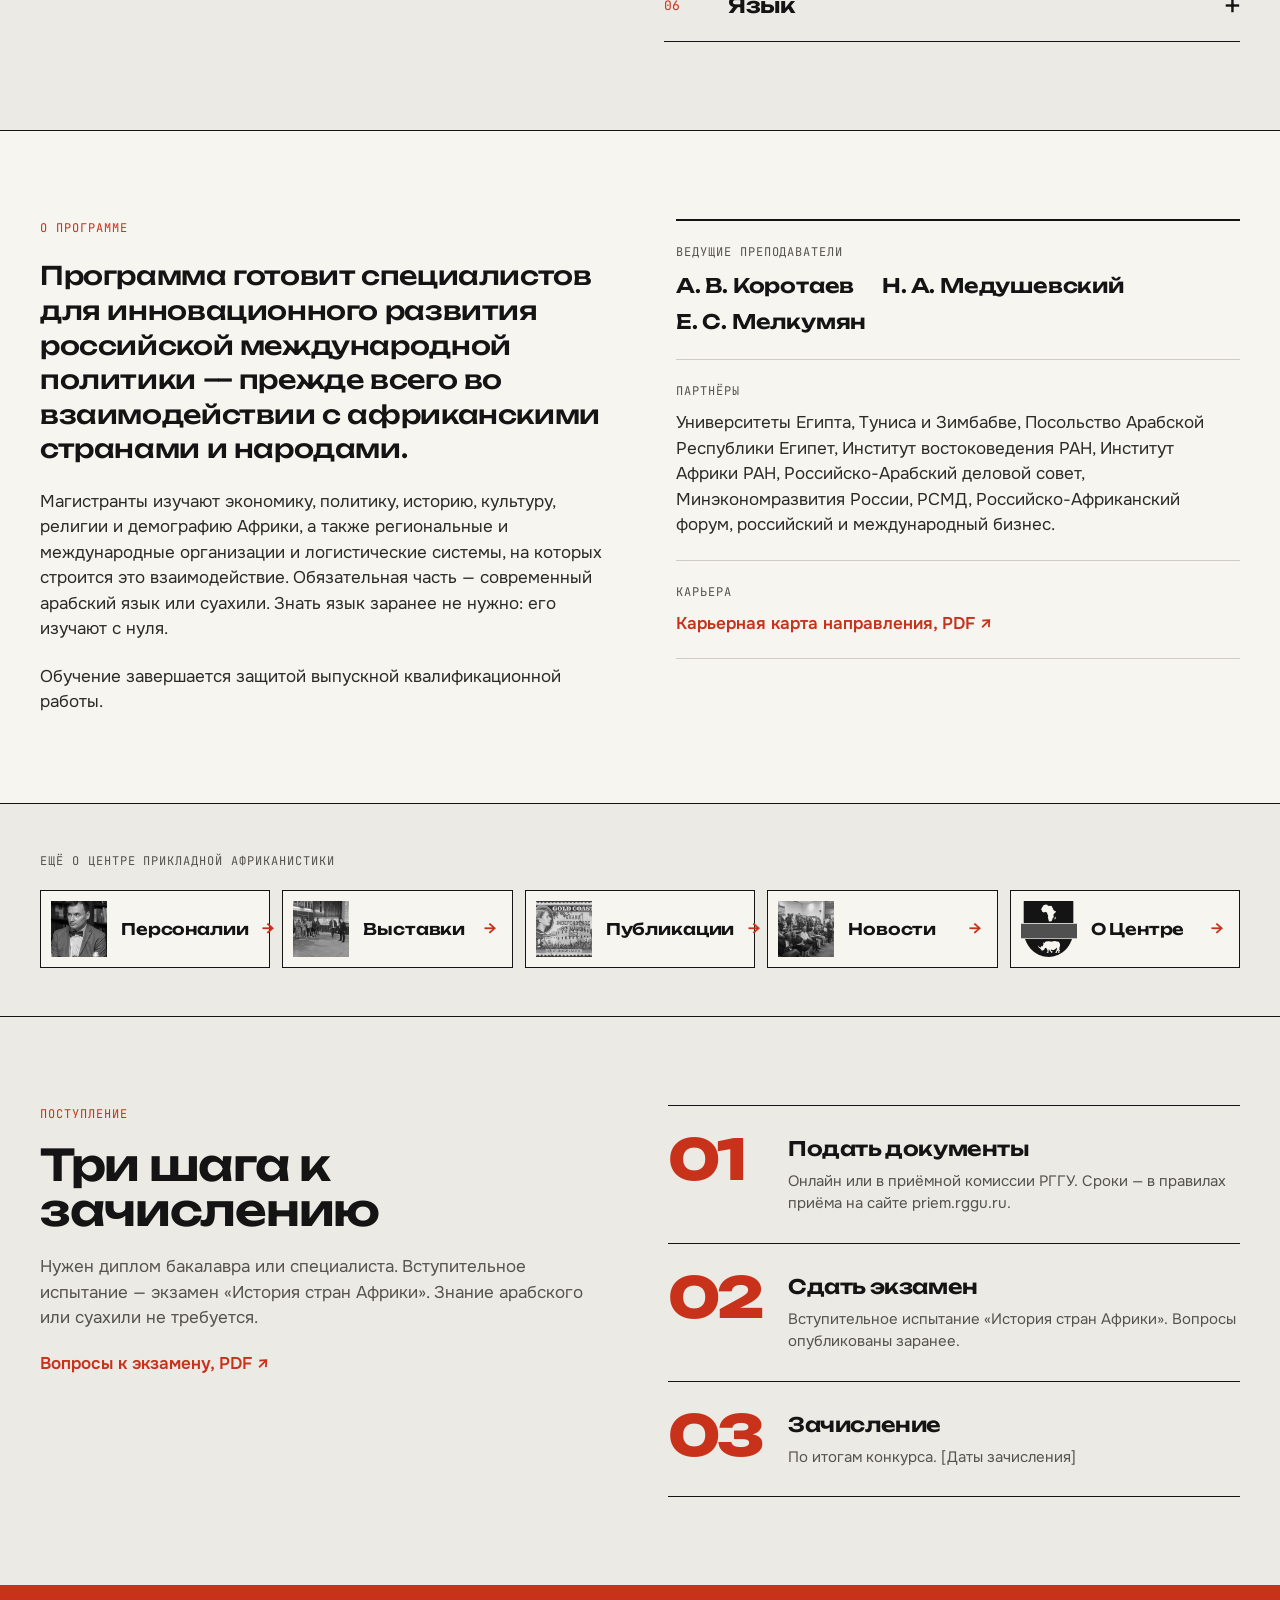
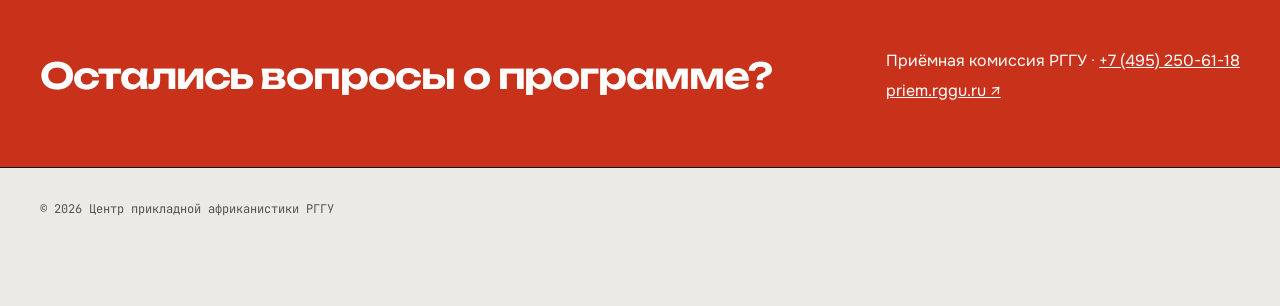
<file: master.html>
<!doctype html>
<html lang="ru">
<head>
<meta charset="utf-8">
<meta name="viewport" content="width=device-width, initial-scale=1">
<title>Магистерская программа — Африка. Путь к независимости</title>
<link rel="icon" type="image/png" href="assets/logo_dark__fc87e939.png">
<link rel="preconnect" href="https://fonts.googleapis.com">
<link rel="preconnect" href="https://fonts.gstatic.com" crossorigin>
<link rel="stylesheet" href="https://fonts.googleapis.com/css2?family=Unbounded:wght@400;500;600;800&family=Oswald:wght@600&family=Onest:wght@400;500;600&family=JetBrains+Mono:wght@400;500&display=swap">
<link rel="stylesheet" href="css/style.css">
<link rel="stylesheet" href="css/pages.css">
</head>
<body class="page-master" data-page="master">
<!-- Магистерская программа. Тексты — content/master.json (раздел «Магистратура» в админке), надписи — content/ui.json → masterpage. -->

<header class="site-header">
  <div class="wrap header-row">
    <a href="index.html" class="brand">
      <span class="logo" data-logo></span>
      <span class="brand-text">
        <span class="brand-org" data-t="header.org"></span>
        <span class="brand-uni" data-t="header.uni"></span>
      </span>
    </a>
    <nav class="nav" data-nav></nav>
    <div class="lang-dd" data-lang-dd></div>
    <button type="button" class="burger" data-burger aria-expanded="false" data-t-aria="header.menu">
      <svg width="20" height="20" viewBox="0 0 24 24" fill="none" stroke="#141414" stroke-width="2" aria-hidden="true"><path d="M4 7h16M4 12h16M4 17h16"/></svg>
    </button>
  </div>
  <div class="mobile-menu" data-mobile-menu hidden>
    <nav class="mobile-nav" data-nav></nav>
    <div class="langs langs-dark" data-langs></div>
  </div>
</header>

<main data-master></main>

<footer class="site-footer">
  <div class="wrap footer-inner">
    <div class="footer-row">
      <span data-t="footer.copy"></span>
    </div>
  </div>
</footer>

<div class="toast" role="status" aria-live="polite" data-toast hidden></div>
<noscript><p class="noscript">Для работы сайта нужен JavaScript. / JavaScript is required.</p></noscript>

<script src="js/common.js"></script>
<script src="js/master.js"></script>
</body>
</html>
</file>
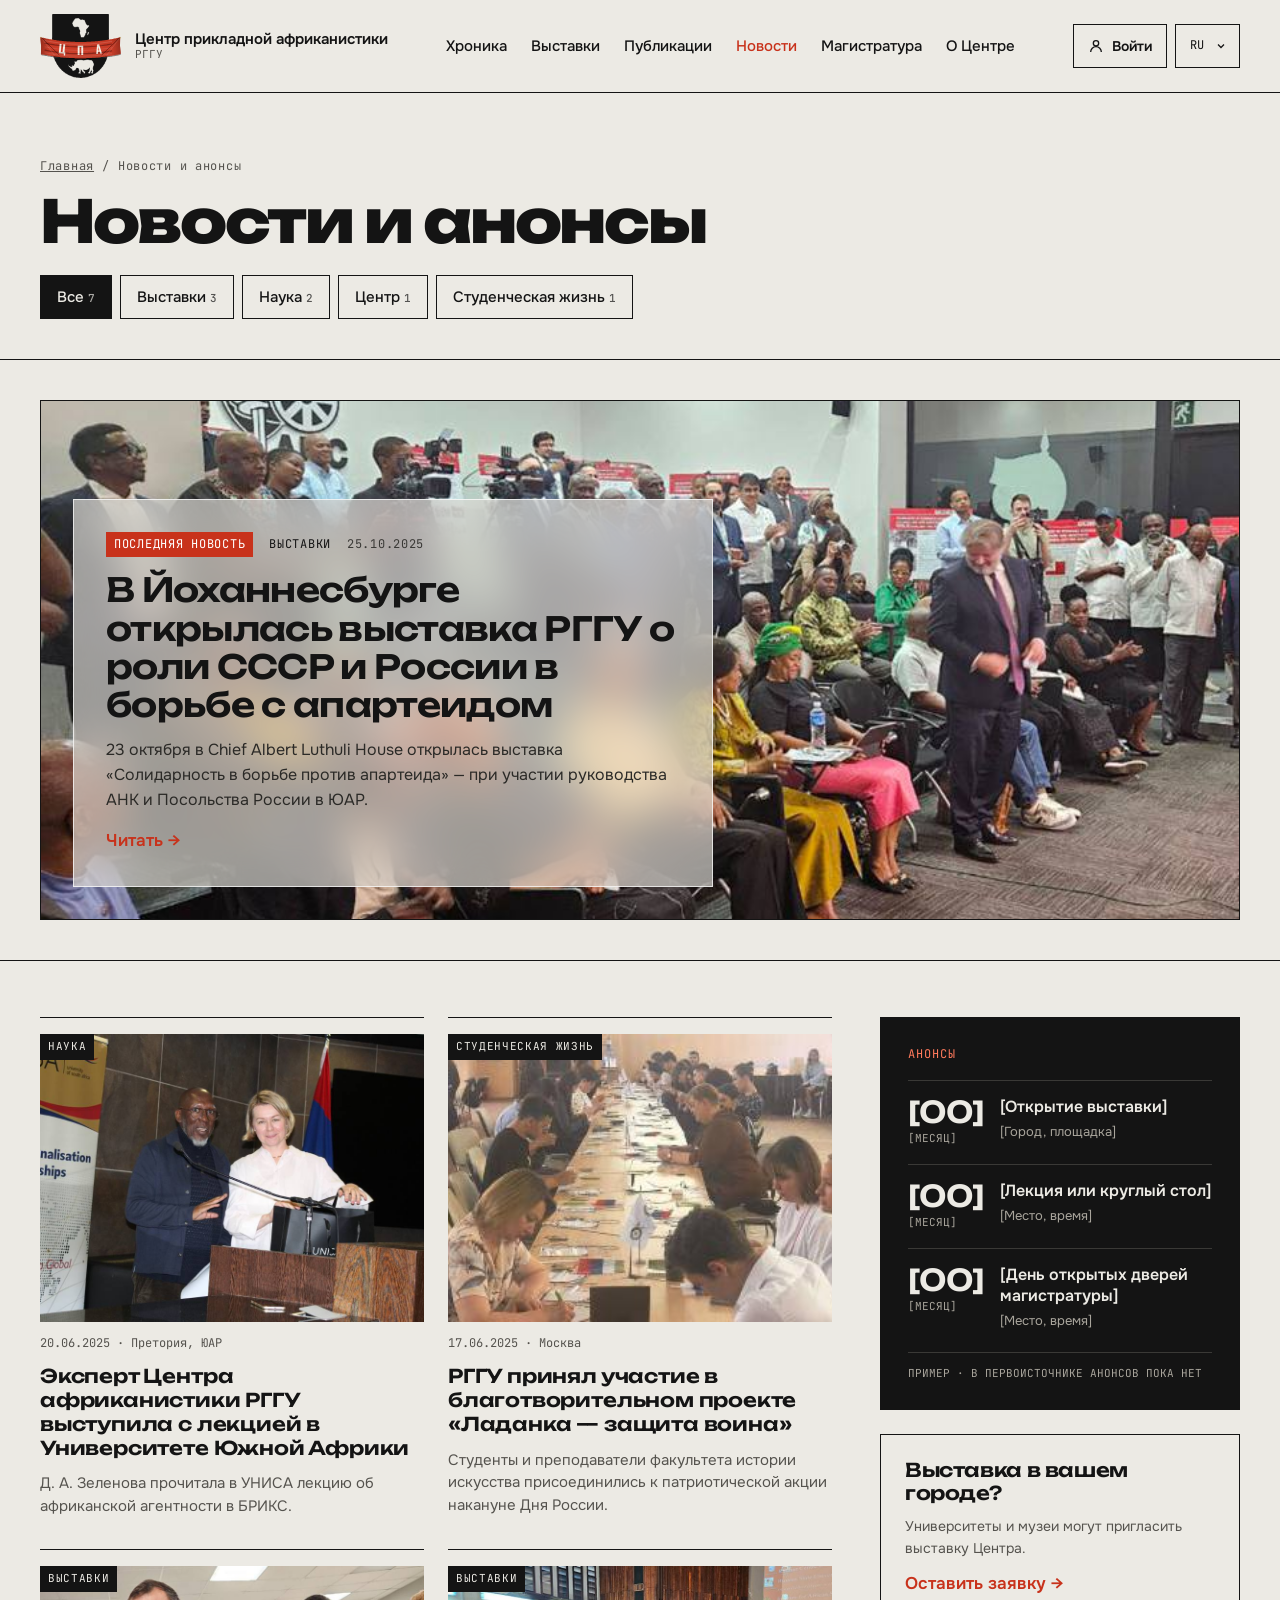
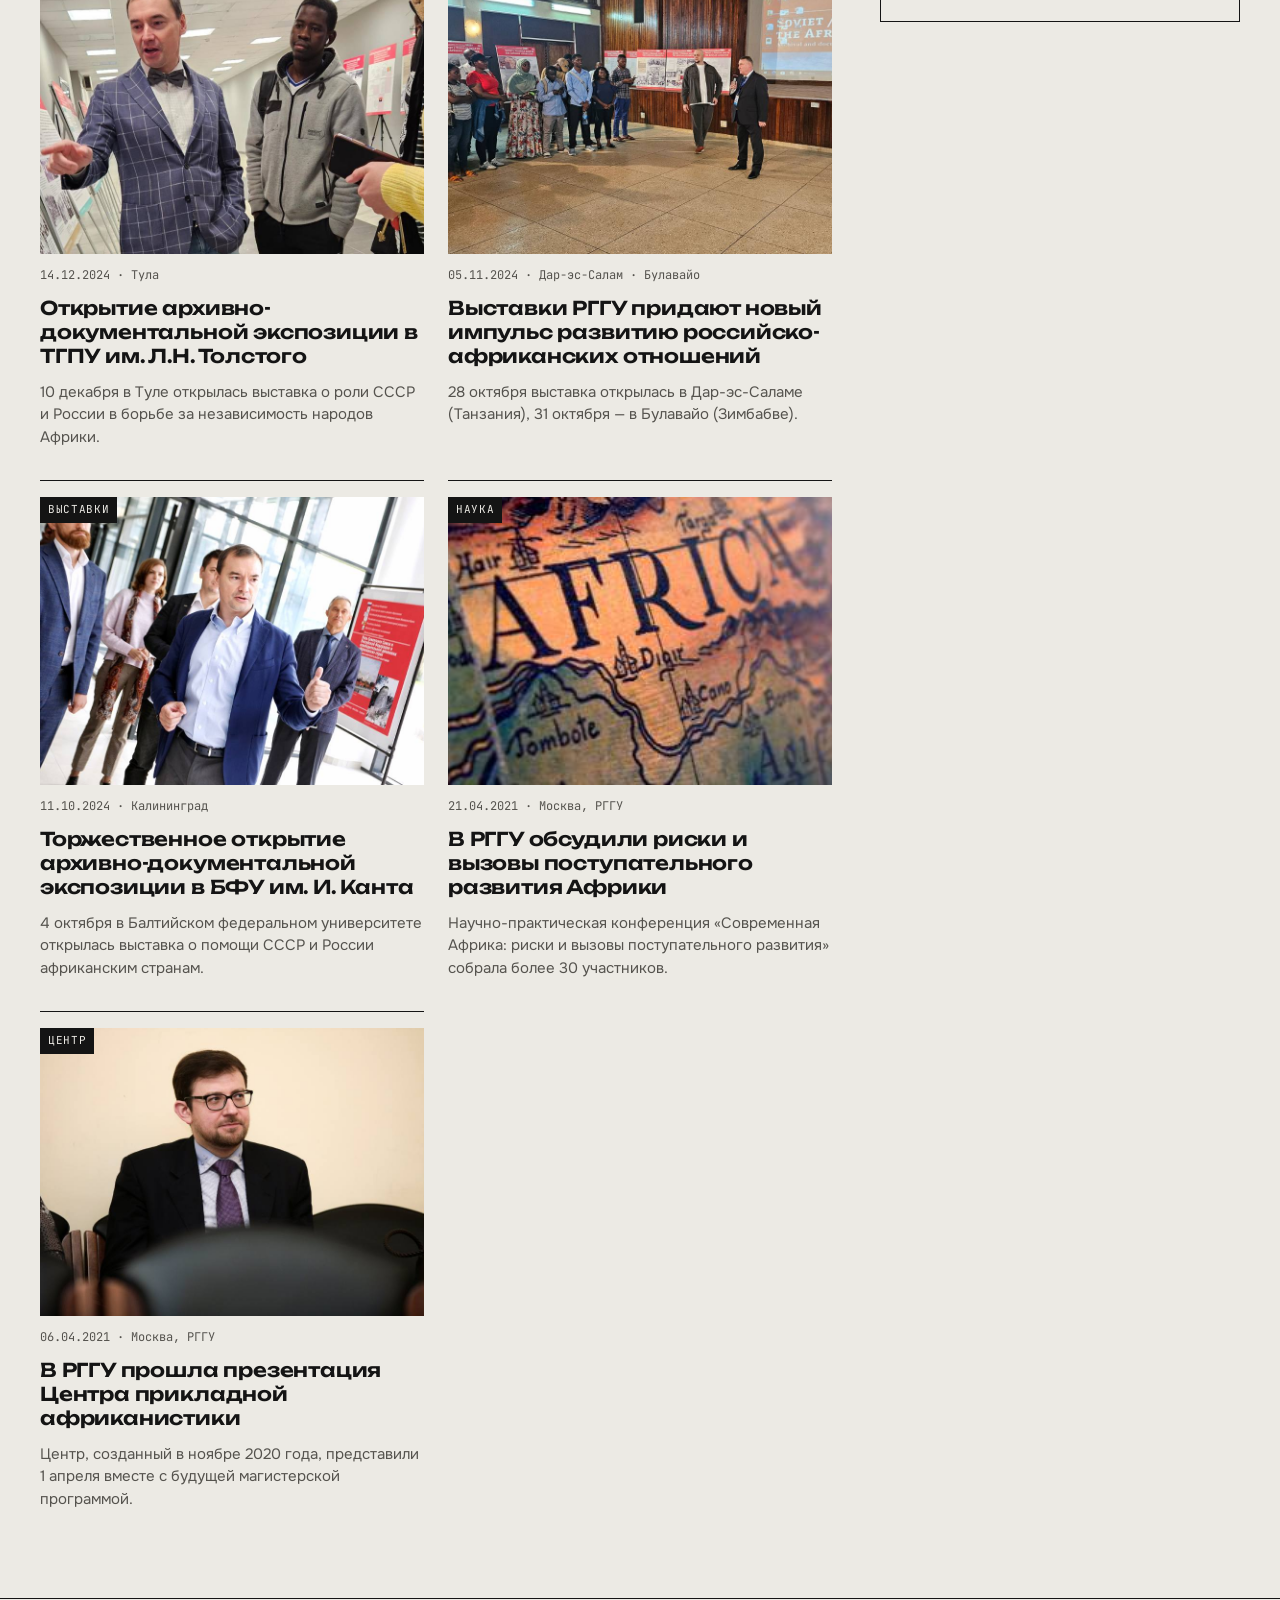
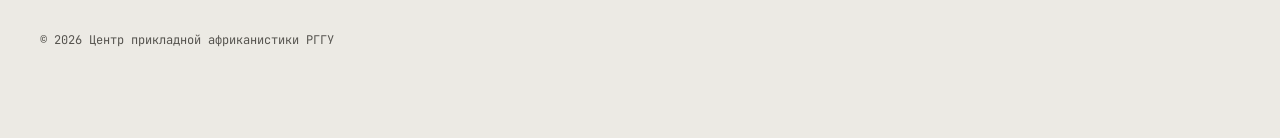
<file: news.html>
<!doctype html>
<html lang="ru">
<head>
<meta charset="utf-8">
<meta name="viewport" content="width=device-width, initial-scale=1">
<title>Новости и анонсы — Африка. Путь к независимости</title>
<link rel="icon" type="image/png" href="assets/logo_dark__fc87e939.png">
<link rel="preconnect" href="https://fonts.googleapis.com">
<link rel="preconnect" href="https://fonts.gstatic.com" crossorigin>
<link rel="stylesheet" href="https://fonts.googleapis.com/css2?family=Unbounded:wght@400;500;600;800&family=Oswald:wght@600&family=Onest:wght@400;500;600&family=JetBrains+Mono:wght@400;500&display=swap">
<link rel="stylesheet" href="css/style.css">
<link rel="stylesheet" href="css/pages.css">
</head>
<body class="page-news" data-page="news">
<!-- Новости и анонсы. Список — news.html, отдельная новость — news.html?id=jhb. Тексты — content/news.json (раздел «Новости» в админке). -->

<header class="site-header">
  <div class="wrap header-row">
    <a href="index.html" class="brand">
      <span class="logo" data-logo></span>
      <span class="brand-text">
        <span class="brand-org" data-t="header.org"></span>
        <span class="brand-uni" data-t="header.uni"></span>
      </span>
    </a>
    <nav class="nav" data-nav></nav>
    <div class="lang-dd" data-lang-dd></div>
    <button type="button" class="burger" data-burger aria-expanded="false" data-t-aria="header.menu">
      <svg width="20" height="20" viewBox="0 0 24 24" fill="none" stroke="#141414" stroke-width="2" aria-hidden="true"><path d="M4 7h16M4 12h16M4 17h16"/></svg>
    </button>
  </div>
  <div class="mobile-menu" data-mobile-menu hidden>
    <nav class="mobile-nav" data-nav></nav>
    <div class="langs langs-dark" data-langs></div>
  </div>
</header>

<main data-news></main>

<footer class="site-footer">
  <div class="wrap footer-inner">
    <div class="footer-row">
      <span data-t="footer.copy"></span>
    </div>
  </div>
</footer>

<div class="toast" role="status" aria-live="polite" data-toast hidden></div>
<noscript><p class="noscript">Для работы сайта нужен JavaScript. / JavaScript is required.</p></noscript>

<script src="js/common.js"></script>
<script src="js/news.js"></script>
</body>
</html>
</file>
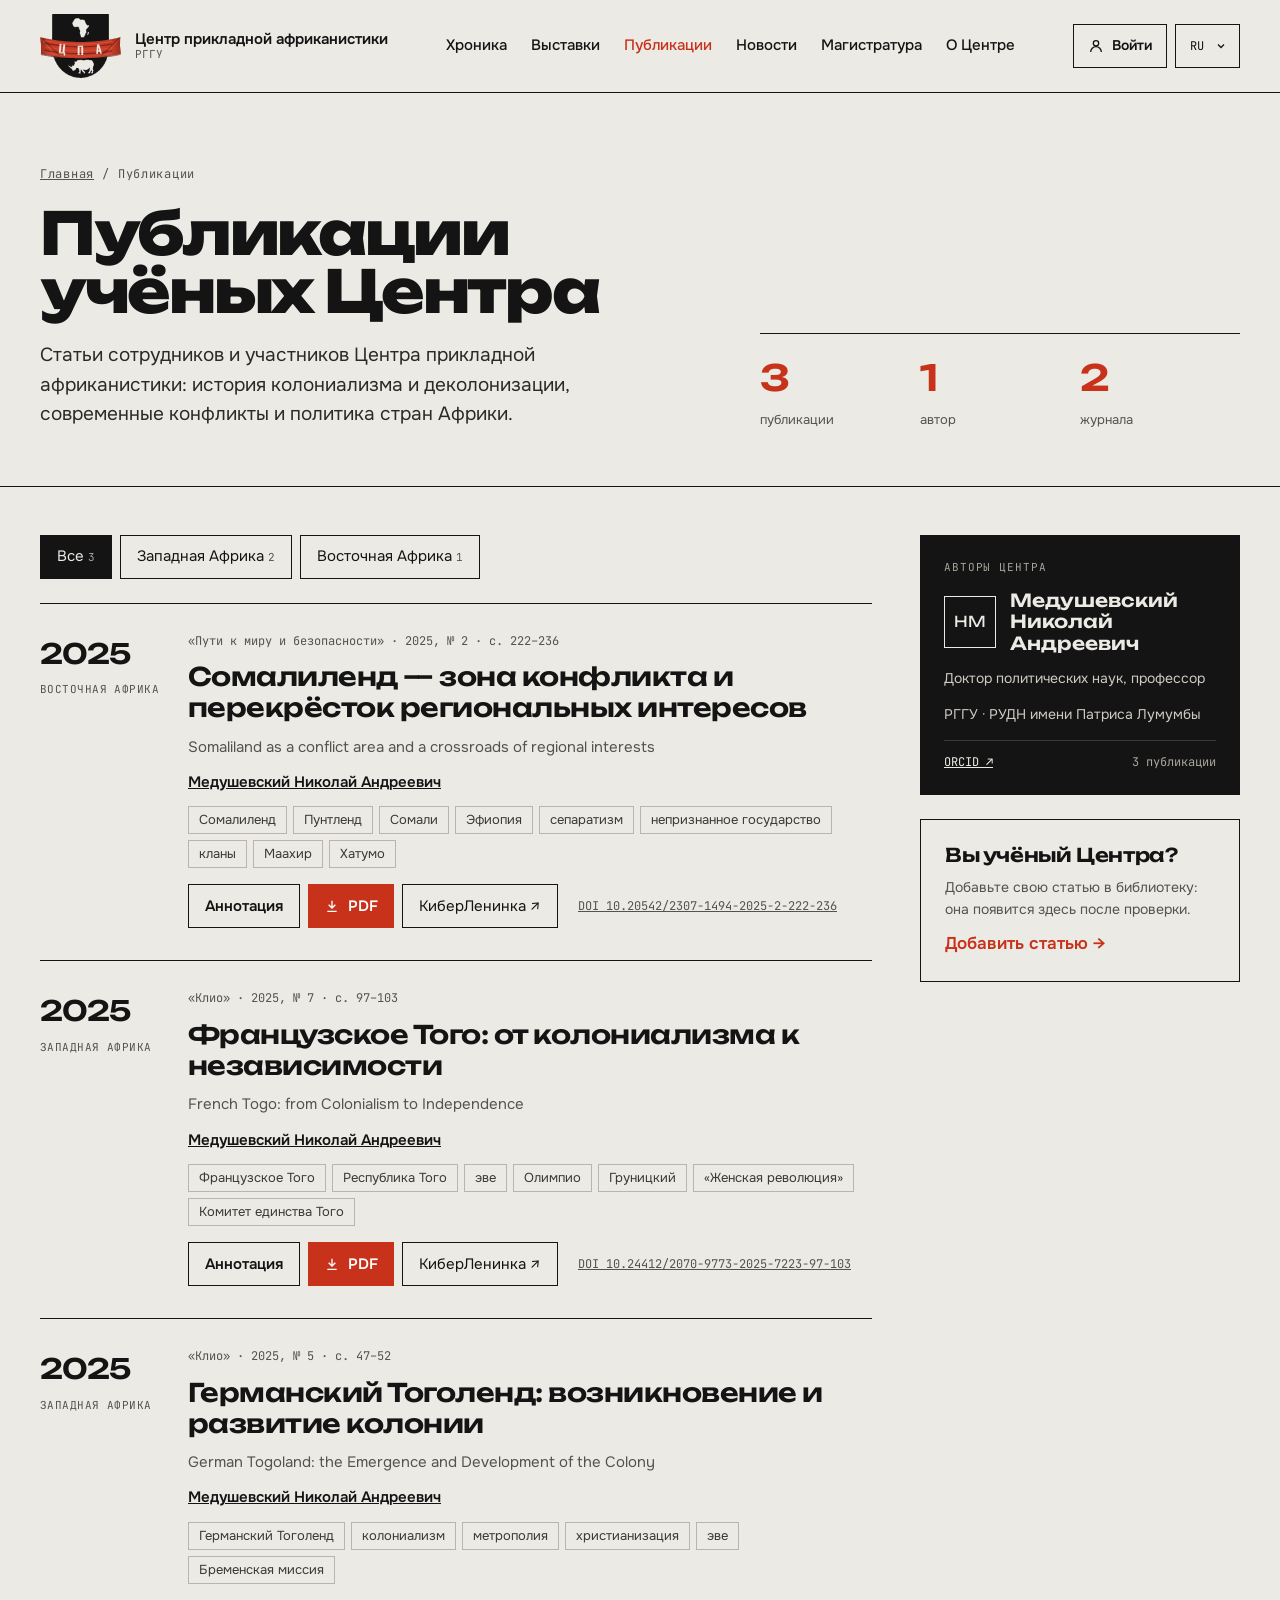
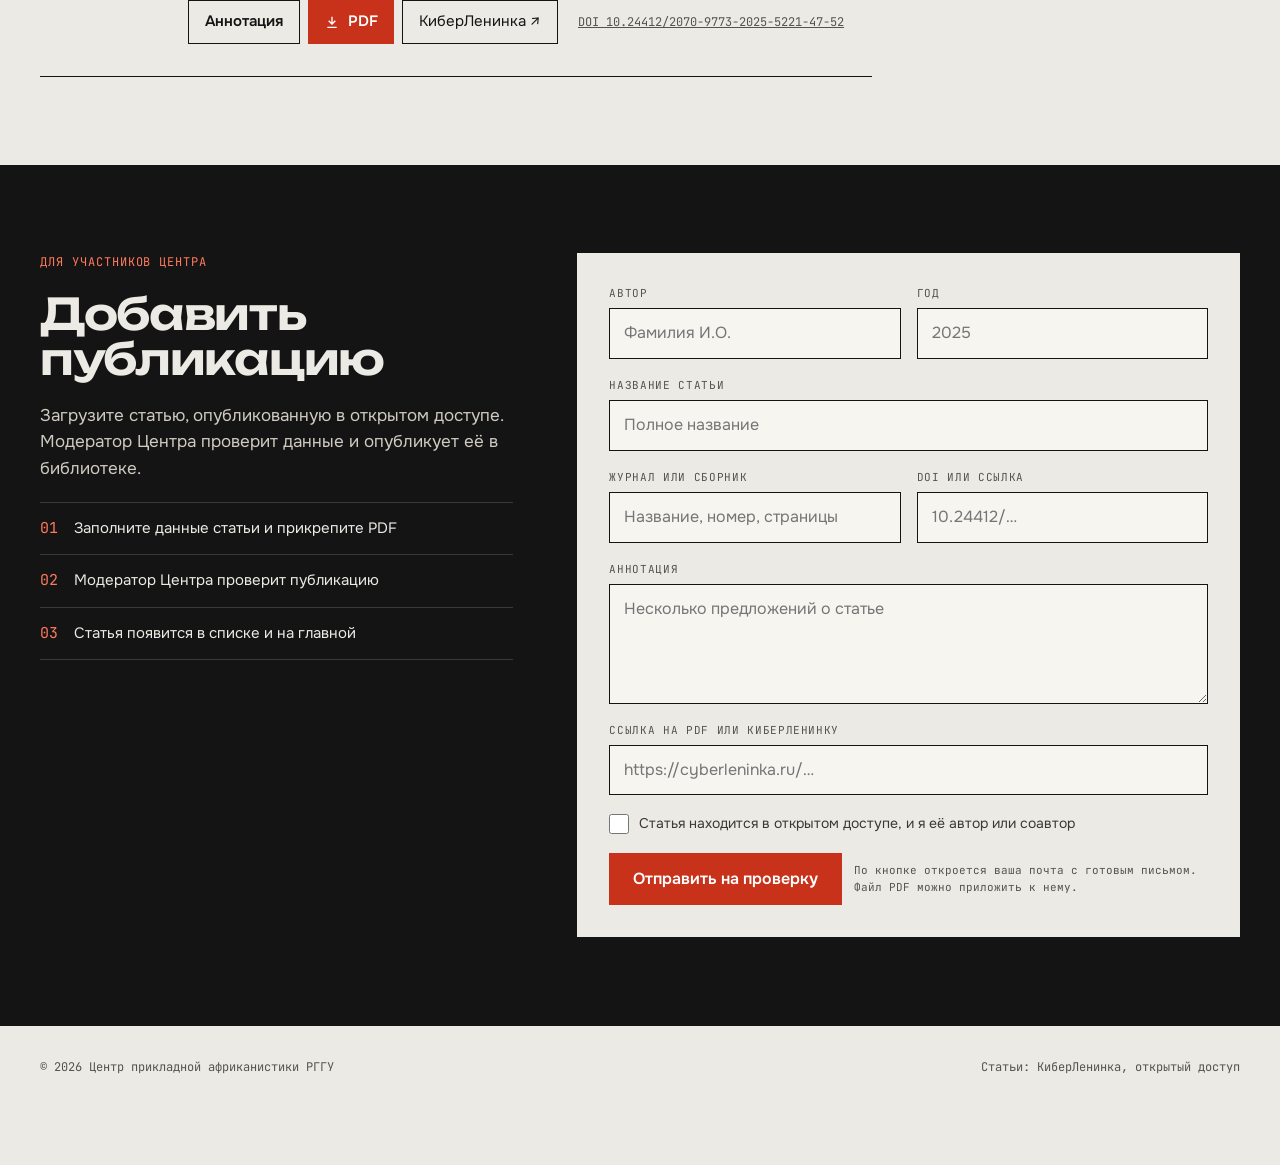
<file: publications.html>
<!doctype html>
<html lang="ru">
<head>
<meta charset="utf-8">
<meta name="viewport" content="width=device-width, initial-scale=1">
<title>Публикации учёных Центра — Африка. Путь к независимости</title>
<link rel="icon" type="image/png" href="assets/logo_dark__fc87e939.png">
<link rel="preconnect" href="https://fonts.googleapis.com">
<link rel="preconnect" href="https://fonts.gstatic.com" crossorigin>
<link rel="stylesheet" href="https://fonts.googleapis.com/css2?family=Unbounded:wght@400;500;600;800&family=Oswald:wght@600&family=Onest:wght@400;500;600&family=JetBrains+Mono:wght@400;500&display=swap">
<link rel="stylesheet" href="css/style.css">
<link rel="stylesheet" href="css/pages.css">
</head>
<body class="page-pubs" data-page="publications">
<!-- Публикации учёных Центра. Данные — content/publications.json и content/authors.json. -->

<header class="site-header">
  <div class="wrap header-row">
    <a href="index.html" class="brand">
      <span class="logo" data-logo></span>
      <span class="brand-text">
        <span class="brand-org" data-t="header.org"></span>
        <span class="brand-uni" data-t="header.uni"></span>
      </span>
    </a>
    <nav class="nav" data-nav></nav>
    <div class="lang-dd" data-lang-dd></div>
    <button type="button" class="burger" data-burger aria-expanded="false" data-t-aria="header.menu">
      <svg width="20" height="20" viewBox="0 0 24 24" fill="none" stroke="#141414" stroke-width="2" aria-hidden="true"><path d="M4 7h16M4 12h16M4 17h16"/></svg>
    </button>
  </div>
  <div class="mobile-menu" data-mobile-menu hidden>
    <nav class="mobile-nav" data-nav></nav>
    <div class="langs langs-dark" data-langs></div>
  </div>
</header>

<main>
  <section class="pp-head">
    <div class="wrap pp-head-inner">
      <div class="pp-head-text">
        <div class="pp-crumbs"><a href="index.html" data-t="common.home"></a><span>/</span><span data-t="header.navPub"></span></div>
        <h1 class="pp-h1" data-t="pubpage.h1"></h1>
        <p class="pp-lead" data-t="pubpage.lead"></p>
      </div>
      <div class="pp-stats" data-stats></div>
    </div>
  </section>

  <section>
    <div class="wrap pp-main">
      <div class="pp-list-col">
        <div class="pp-filters" role="group" data-t-aria="pubpage.filterLabel" data-filters></div>
        <div data-list></div>
      </div>
      <aside id="authors" class="pp-aside">
        <div data-authors></div>
        <a href="#upload" class="pp-add">
          <span class="pp-add-title" data-t="pubpage.addTitle"></span>
          <span class="pp-add-text" data-t="pubpage.addText"></span>
          <span class="pp-add-cta"><span data-t="pubpage.addCta"></span> →</span>
        </a>
      </aside>
    </div>
  </section>

  <section id="upload" class="pp-upload">
    <div class="wrap pp-upload-inner">
      <div class="pp-upload-text">
        <span class="pp-up-kicker" data-t="pubpage.upKicker"></span>
        <h2 class="pp-up-title" data-t="pubpage.upTitle"></h2>
        <p data-t="pubpage.upText"></p>
        <ol class="pp-steps">
          <li><span>01</span><span data-t="pubpage.step1"></span></li>
          <li><span>02</span><span data-t="pubpage.step2"></span></li>
          <li><span>03</span><span data-t="pubpage.step3"></span></li>
        </ol>
      </div>
      <!-- Форма не пользуется внешними сервисами: она открывает почтовую программу посетителя с готовым письмом
           на адрес из «Тексты сайта → Публикации (страница) → Почта для заявок». -->
      <form class="pp-form" data-form novalidate>
        <div class="pp-status" role="status" data-status hidden></div>
        <div class="pp-row">
          <label class="cpa-field"><span data-t="pubpage.fAuthor"></span><input name="author" type="text" autocomplete="name" data-t-ph="pubpage.phAuthor"></label>
          <label class="cpa-field"><span data-t="pubpage.fYear"></span><input name="year" type="text" inputmode="numeric" placeholder="2025"></label>
        </div>
        <label class="cpa-field"><span data-t="pubpage.fTitle"></span><input name="title" type="text" data-t-ph="pubpage.phTitle"></label>
        <div class="pp-row">
          <label class="cpa-field"><span data-t="pubpage.fJournal"></span><input name="journal" type="text" data-t-ph="pubpage.phJournal"></label>
          <label class="cpa-field"><span data-t="pubpage.fDoi"></span><input name="doi" type="text" placeholder="10.24412/…"></label>
        </div>
        <label class="cpa-field"><span data-t="pubpage.fAbs"></span><textarea name="abstract" data-t-ph="pubpage.phAbs"></textarea></label>
        <label class="cpa-field"><span data-t="pubpage.fLink"></span><input name="link" type="url" placeholder="https://cyberleninka.ru/…"></label>
        <label class="pp-agree"><input name="agree" type="checkbox"><span data-t="pubpage.fAgree"></span></label>
        <div class="pp-submit-row">
          <button type="submit" class="pp-submit" data-t="pubpage.submit"></button>
          <span class="pp-note" data-t="pubpage.mailNote"></span>
        </div>
      </form>
    </div>
  </section>
</main>

<footer class="site-footer">
  <div class="wrap footer-inner">
    <div class="footer-row">
      <span data-t="footer.copy"></span>
      <span data-t="pubpage.credits"></span>
    </div>
  </div>
</footer>

<div class="toast" role="status" aria-live="polite" data-toast hidden></div>
<noscript><p class="noscript">Для работы сайта нужен JavaScript. / JavaScript is required.</p></noscript>

<script src="js/common.js"></script>
<script src="js/publications.js"></script>
</body>
</html>
</file>
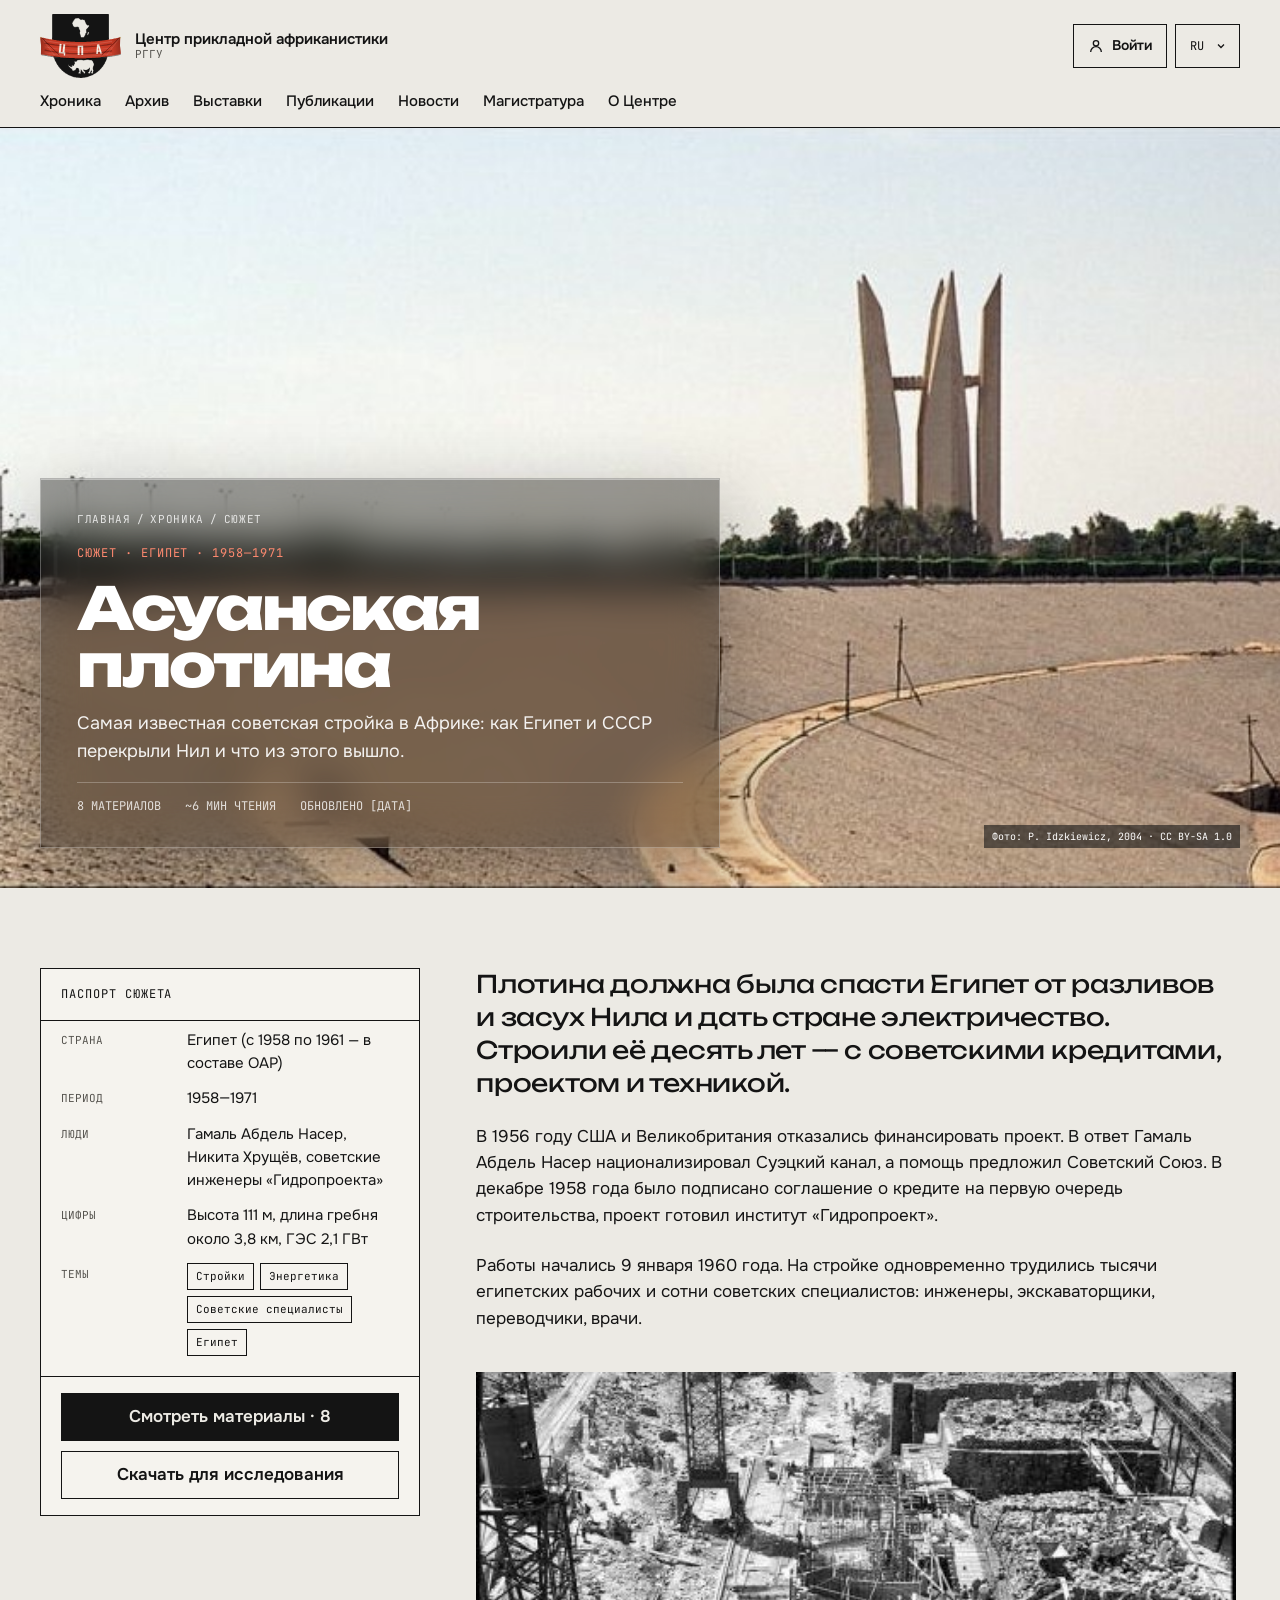
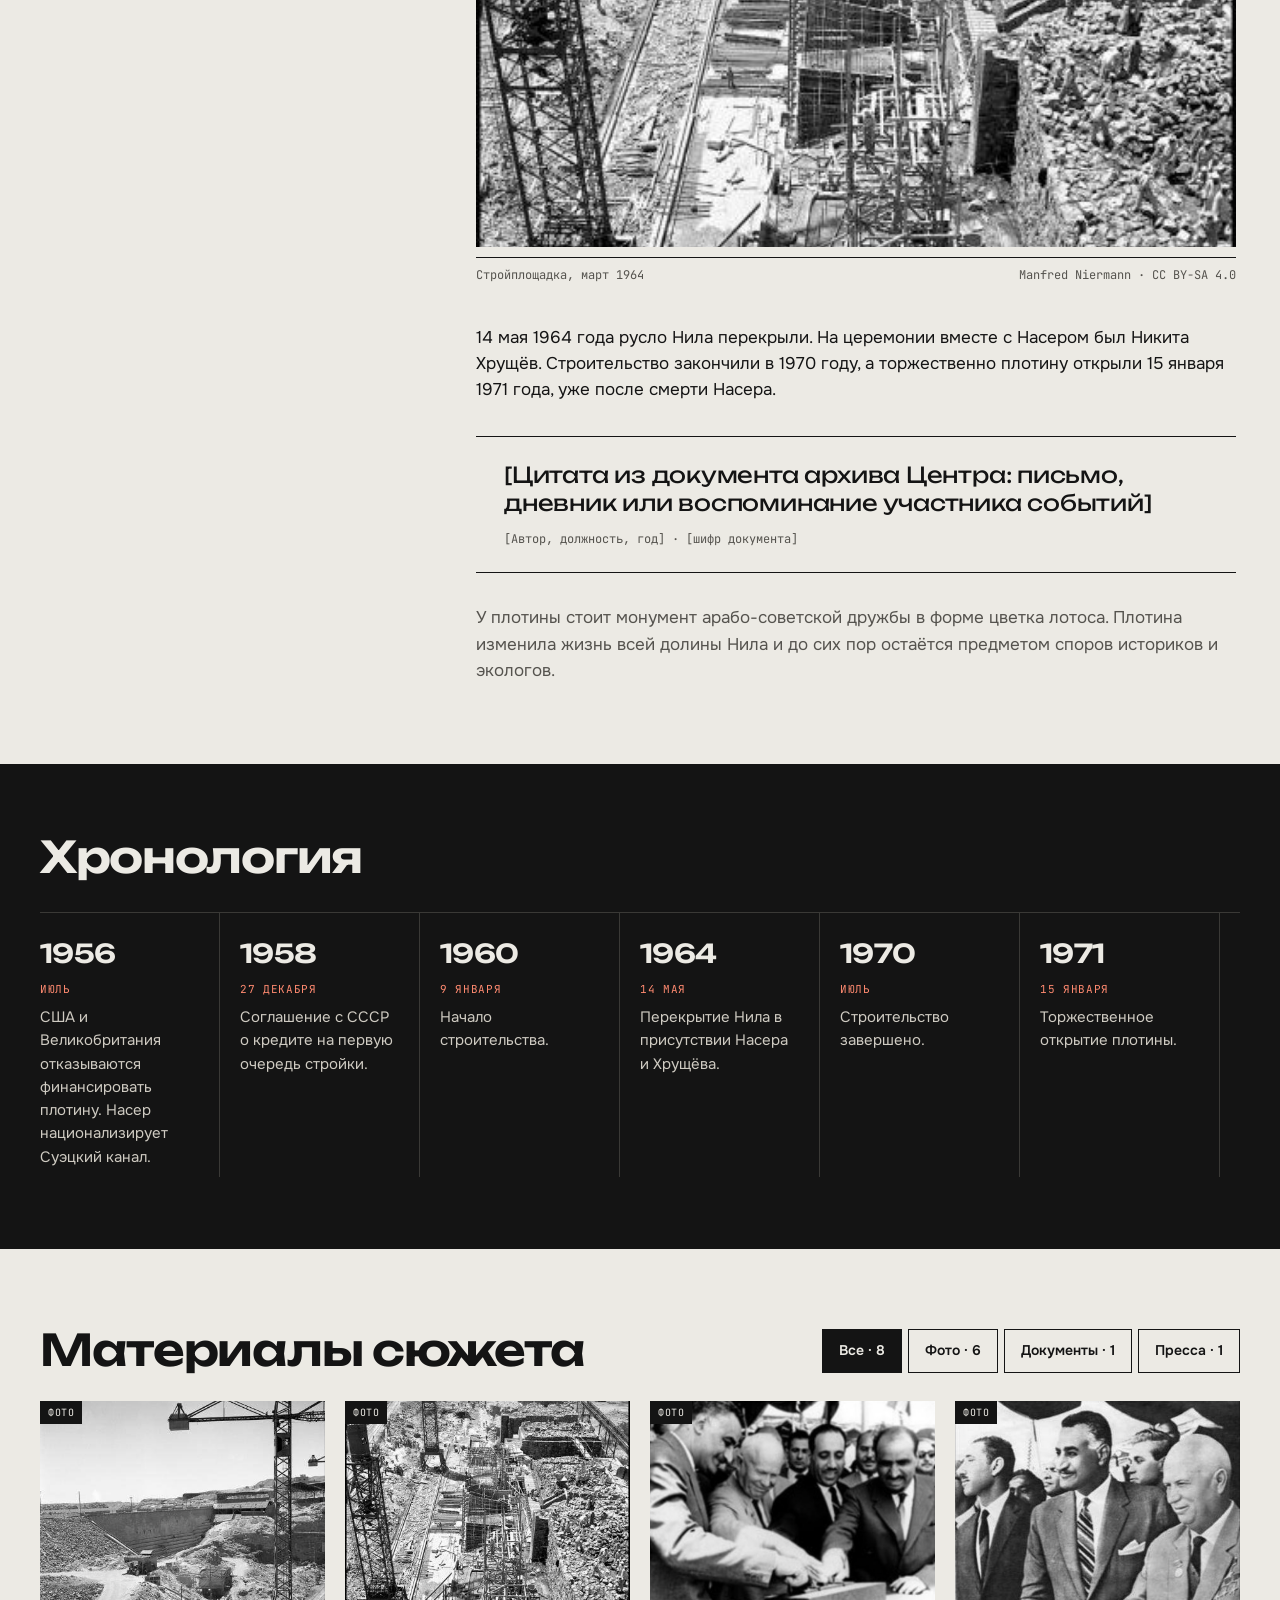
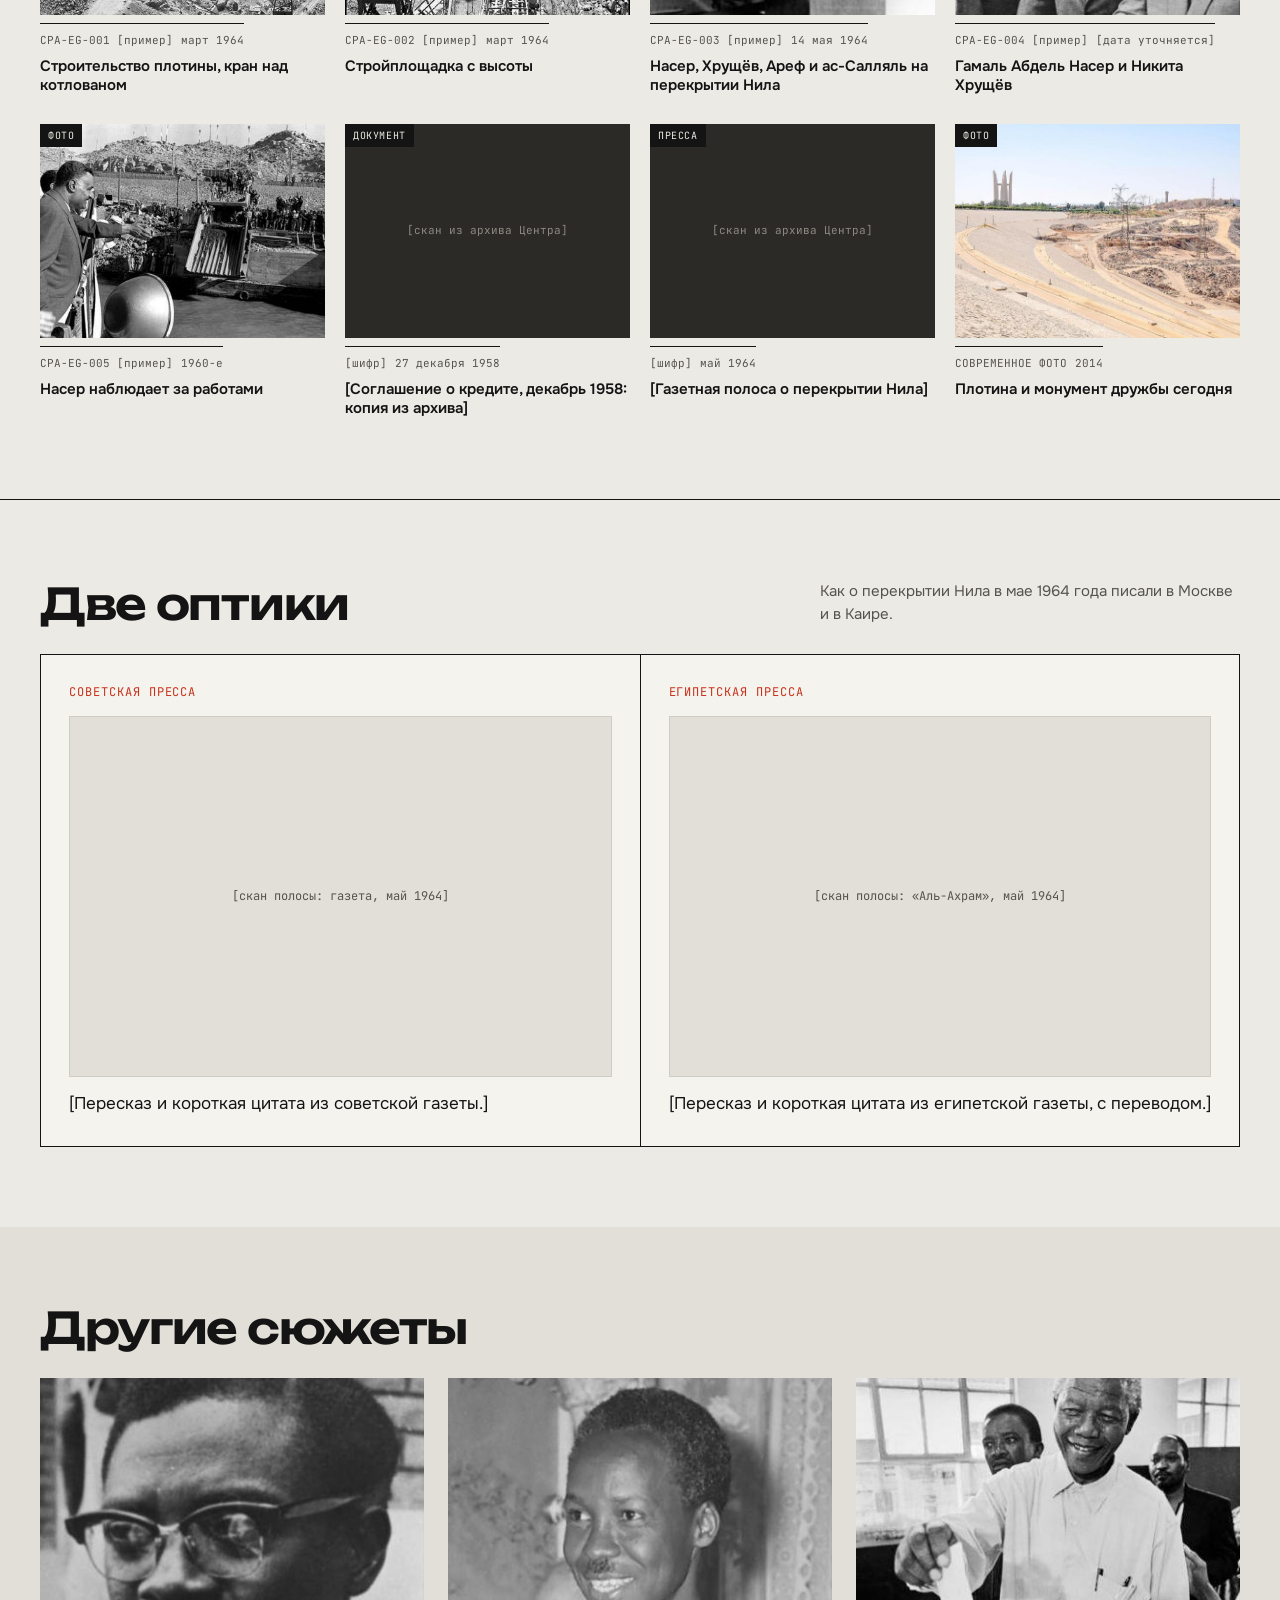
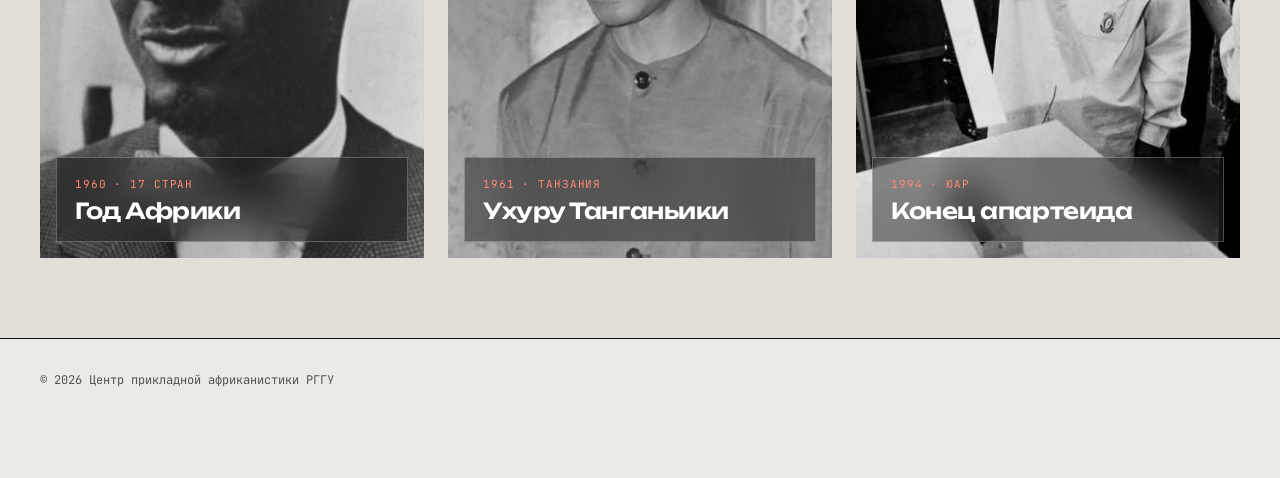
<file: story.html>
<!doctype html>
<html lang="ru">
<head>
<meta charset="utf-8">
<meta name="viewport" content="width=device-width, initial-scale=1">
<title>Сюжет — Африка. Путь к независимости</title>
<link rel="icon" type="image/png" href="assets/logo_dark__fc87e939.png">
<link rel="preconnect" href="https://fonts.googleapis.com">
<link rel="preconnect" href="https://fonts.gstatic.com" crossorigin>
<link rel="stylesheet" href="https://fonts.googleapis.com/css2?family=Unbounded:wght@400;500;600;800&family=Oswald:wght@600&family=Onest:wght@400;500;600&family=JetBrains+Mono:wght@400;500&display=swap">
<link rel="stylesheet" href="css/style.css">
<link rel="stylesheet" href="css/pages.css">
</head>
<body class="page-story" data-page="story">
<!-- Сюжет: какой именно — задаёт адрес story.html?id=aswan|africa|tanganyika|sa. Тексты — content/stories.json. -->

<header class="site-header">
  <div class="wrap header-row">
    <a href="index.html" class="brand">
      <span class="logo" data-logo></span>
      <span class="brand-text">
        <span class="brand-org" data-t="header.org"></span>
        <span class="brand-uni" data-t="header.uni"></span>
      </span>
    </a>
    <nav class="nav" data-nav></nav>
    <div class="lang-dd" data-lang-dd></div>
    <button type="button" class="burger" data-burger aria-expanded="false" data-t-aria="header.menu">
      <svg width="20" height="20" viewBox="0 0 24 24" fill="none" stroke="#141414" stroke-width="2" aria-hidden="true"><path d="M4 7h16M4 12h16M4 17h16"/></svg>
    </button>
  </div>
  <div class="mobile-menu" data-mobile-menu hidden>
    <nav class="mobile-nav" data-nav></nav>
    <div class="langs langs-dark" data-langs></div>
  </div>
</header>

<main data-story></main>

<footer class="site-footer">
  <div class="wrap footer-inner">
    <div class="footer-row">
      <span data-t="footer.copy"></span>
    </div>
  </div>
</footer>

<div class="toast" role="status" aria-live="polite" data-toast hidden></div>
<noscript><p class="noscript">Для работы сайта нужен JavaScript. / JavaScript is required.</p></noscript>

<script src="js/common.js"></script>
<script src="js/story.js"></script>
</body>
</html>
</file>
<file: css/style.css>
/* Африка. Путь к независимости — стили главной.
   Дизайн-система из макета (cpa-site/design/Main.dc.html и MainMobile.dc.html).
   Телефонная версия — блок @media (max-width: 760px) в конце файла. */

:root {
  --bg: #ECEAE4;
  --ink: #141414;
  --accent: #C8321B;
  --muted: #55534E;
  --dark: #141414;
  --dark-2: #1C1B19;
  --accent-dark: #FF7A5C;
  --line-dark: #3A3936;
  --hint-dark: #A9A59C;
  --f-head: 'Unbounded', sans-serif;
  --f-text: 'Onest', sans-serif;
  --f-mono: 'JetBrains Mono', monospace;
}

* { box-sizing: border-box; }
html { -webkit-text-size-adjust: 100%; }
[hidden] { display: none !important; }
/* Горизонтальные ленты без полосы прокрутки (листаются пальцем) и свайп-зоны */
.noscroll { scrollbar-width: none; -ms-overflow-style: none; -webkit-overflow-scrolling: touch; }
.noscroll::-webkit-scrollbar { display: none; }
[data-swipe] { touch-action: pan-y; user-select: none; -webkit-user-select: none; }
[data-swipe] img { -webkit-user-drag: none; }
.swipe-hint { display: none; font-family: var(--f-mono); font-size: 12px; color: var(--muted); }
body {
  margin: 0;
  background: var(--bg);
  color: var(--ink);
  font-family: var(--f-text);
  font-size: 17px;
  line-height: 1.5;
}
img { max-width: 100%; }
a { color: var(--ink); }
a:hover { color: var(--accent); }
button { font: inherit; }
:focus-visible { outline: 2px solid var(--accent); outline-offset: 2px; }
.sr-only { position: absolute; width: 1px; height: 1px; overflow: hidden; clip: rect(0 0 0 0); white-space: nowrap; }
.wrap { max-width: 1360px; margin: 0 auto; padding-left: 40px; padding-right: 40px; }

/* ---------- Шапка ---------- */
.site-header { border-bottom: 1px solid var(--ink); background: var(--bg); position: relative; z-index: 20; }
.header-row { padding-top: 14px; padding-bottom: 14px; display: flex; flex-wrap: wrap; align-items: center; justify-content: space-between; gap: 12px 32px; }
.brand { display: flex; align-items: center; gap: 14px; text-decoration: none; min-height: 44px; min-width: 0; }
.logo { display: block; flex: none; height: 64px; aspect-ratio: 512 / 404; overflow: visible; }
.logo svg { width: 100%; height: 100%; display: block; overflow: visible; }
.brand-text { display: flex; flex-direction: column; line-height: 1.2; }
.brand-org { font-weight: 600; font-size: 15px; }
.brand-uni { font-family: var(--f-mono); font-size: 11px; color: var(--muted); }
.nav { display: flex; flex-wrap: wrap; gap: 4px 24px; font-size: 15px; font-weight: 500; }
.nav a { text-decoration: none; }
.nav a[aria-current="page"] { color: var(--accent); }
/* Выбор языка: выпадающий список (компьютер) */
.lang-dd { position: relative; flex: none; font-family: var(--f-mono); font-size: 12px; }
.lang-dd-btn {
  min-height: 44px; padding: 0 12px 0 14px; border: 1px solid var(--ink); background: transparent; color: var(--ink);
  display: inline-flex; align-items: center; gap: 10px; cursor: pointer; font-family: inherit; font-size: 12px; letter-spacing: 0.06em;
}
.lang-dd-list {
  position: absolute; right: 0; top: calc(100% + 6px); z-index: 30; min-width: 180px; background: var(--bg);
  border: 1px solid var(--ink); box-shadow: 0 12px 32px rgba(20,20,20,0.18); display: flex; flex-direction: column;
}
.lang-dd-list button {
  min-height: 44px; padding: 0 14px; border: none; border-bottom: 1px solid #CFCCC4; display: flex; align-items: center;
  justify-content: space-between; gap: 16px; text-align: left; cursor: pointer; font-family: inherit; font-size: 12px;
  background: transparent; color: var(--ink);
}
.lang-dd-list button:last-child { border-bottom: none; }
.lang-dd-list button:hover { background: #E2DFD8; }
.lang-dd-list button[aria-selected="true"] { background: var(--ink); color: var(--bg); }
.lang-dd-list .nm { font-family: var(--f-text); font-size: 14px; }
.mobile-nav { display: flex; flex-direction: column; }
/* Кнопка «Войти / Кабинет» рядом с выбором языка */
.header-tools { display: flex; align-items: center; gap: 8px; flex: none; }
.acct-btn {
  min-height: 44px; padding: 0 14px; border: 1px solid var(--ink); display: inline-flex; align-items: center; gap: 8px;
  text-decoration: none; font-size: 14px; font-weight: 600; color: var(--ink);
}
.acct-btn:hover, .acct-btn[aria-current="page"] { background: var(--ink); color: var(--bg); }
/* Если всё не помещается в одну строку: логотип и кнопки — в первой, меню — во второй (класс ставит js/common.js) */
.header-row.nav-below .nav { order: 3; flex-basis: 100%; }
.langs { display: flex; gap: 2px; font-family: var(--f-mono); font-size: 12px; }
.langs button {
  min-width: 44px; min-height: 44px; border: 1px solid transparent; background: transparent;
  color: var(--ink); font-family: inherit; font-size: 12px; cursor: pointer;
}
.langs button[aria-pressed="true"] { border-color: var(--ink); background: var(--ink); color: var(--bg); }
.burger { display: none; }
.mobile-menu { display: none; }

/* ---------- Обложка с орбитами ---------- */
.hero {
  position: relative; overflow: hidden; background: var(--dark-2);
  height: min(calc(100vh - 93px), 820px); min-height: 560px;
  display: flex; align-items: center; justify-content: center;
  padding: 32px 24px;
}
.cpa-orbit { position: absolute; inset: 0; }
.orb-x { position: absolute; left: 50%; top: 50%; width: 0; height: 0; }
.orb-y { position: absolute; left: 0; top: 0; width: 0; height: 0; }
.orb-fig { position: absolute; margin: 0; left: 0; top: 0; overflow: hidden; background: #2B2A27; box-shadow: 0 14px 44px rgba(0,0,0,0.5); }
.orb-img { position: absolute; inset: 0; opacity: 0; }
.orb-img img, .tile img { position: absolute; inset: 0; width: 100%; height: 100%; object-fit: cover; object-position: center 30%; filter: grayscale(1) contrast(1.05); }
.cap {
  position: absolute; left: 0; bottom: 0; max-width: 100%; white-space: nowrap; overflow: hidden; text-overflow: ellipsis;
  background: var(--ink); color: var(--bg); padding: 4px 8px; font-family: var(--f-mono); font-size: 10px; letter-spacing: 0.04em;
}
@keyframes cpaX { from { transform: translateX(calc(var(--rx) * -1)); } to { transform: translateX(var(--rx)); } }
@keyframes cpaY { from { transform: translateY(calc(var(--ry) * -1)); } to { transform: translateY(var(--ry)); } }
@keyframes cpaFade { 0% { opacity: 0; } 4% { opacity: 1; } 33.33% { opacity: 1; } 37.33% { opacity: 0; } 100% { opacity: 0; } }

/* Неподвижная раскладка фото — показывается, если в системе включено «уменьшить движение» */
.cpa-tiles { display: none; }
.tile { position: absolute; margin: 0; overflow: hidden; box-shadow: 0 12px 40px rgba(0,0,0,0.45); }
.tile img { object-position: center; }
@media (prefers-reduced-motion: reduce) {
  .cpa-orbit { display: none; }
  .cpa-tiles { display: block; }
}

.hero-panel {
  position: relative; z-index: 2; width: 100%; max-width: 860px;
  background: rgba(236, 234, 228, 0.4);
  backdrop-filter: blur(22px) saturate(150%); -webkit-backdrop-filter: blur(22px) saturate(150%);
  border: 1px solid rgba(255, 255, 255, 0.55);
  box-shadow: inset 0 1px 0 rgba(255,255,255,0.55), inset 0 -1px 0 rgba(255,255,255,0.12), 0 30px 80px rgba(0,0,0,0.45);
  padding: clamp(24px, 4vw, 48px);
  display: flex; flex-direction: column; gap: 22px;
}
.hero-kicker { display: flex; justify-content: space-between; flex-wrap: wrap; gap: 8px; font-family: var(--f-mono); font-size: 12px; color: #2B2A27; text-transform: uppercase; letter-spacing: 0.06em; }
.hero-title { margin: 0; font-family: var(--f-head); font-weight: 800; font-size: clamp(30px, 5vw, 68px); line-height: 0.98; letter-spacing: -0.04em; overflow-wrap: anywhere; }
.hero-desc { margin: 0; font-size: clamp(16px, 1.4vw, 19px); max-width: 600px; }
.hero-actions { display: flex; flex-wrap: wrap; gap: 12px; align-items: stretch; }
.btn-dark {
  display: inline-flex; align-items: center; gap: 10px; min-height: 52px; padding: 0 26px;
  background: var(--ink); color: var(--bg); text-decoration: none; font-weight: 600;
}
.btn-dark:hover { color: #fff; background: #000; }
.btn-outline { min-height: 52px; display: inline-flex; align-items: center; padding: 0 22px; border: 1px solid var(--ink); text-decoration: none; font-weight: 600; }
.numform { display: flex; flex: 1 1 300px; min-width: 0; border: 1px solid var(--ink); background: #fff; }
.numform:focus-within { outline: 2px solid var(--accent); outline-offset: 2px; }
.numform-icon { display: flex; align-items: center; padding-left: 14px; }
.numform input { flex: 1 1 auto; min-width: 0; min-height: 50px; padding: 0 12px; border: none; background: transparent; font-family: var(--f-mono); font-size: 15px; color: var(--ink); }
.numform input:focus { outline: none; }
.numform button { display: inline-flex; align-items: center; padding: 0 20px; background: var(--accent); color: #fff; border: none; font-weight: 600; cursor: pointer; }
.hero-qr { display: none; }

/* ---------- Общие заголовки секций ---------- */
.section-head { display: flex; flex-wrap: wrap; justify-content: space-between; align-items: end; gap: 16px; }
.h2 { margin: 0; font-family: var(--f-head); font-weight: 600; font-size: clamp(32px, 4vw, 56px); line-height: 1; letter-spacing: -0.03em; }
.section-hint { margin: 0; max-width: 420px; color: var(--muted); font-size: 15px; }
.hint-mobile { display: none; }
.kicker-accent { font-family: var(--f-mono); font-size: 12px; letter-spacing: 0.08em; color: var(--accent); }

/* ---------- Хроника ---------- */
.timeline { background: var(--dark); color: var(--bg); }
.timeline-inner { padding-top: 80px; padding-bottom: 80px; display: flex; flex-direction: column; gap: 36px; }
.timeline .section-hint { color: var(--hint-dark); }
.timeline a { color: var(--bg); }
.timeline a:hover { color: var(--accent-dark); }
.years { display: flex; flex-wrap: wrap; border-top: 1px solid var(--line-dark); }
.year-tab {
  flex: 1 1 120px; min-height: 88px; text-align: left; padding: 16px 16px 14px; border: none; border-right: 1px solid var(--line-dark);
  cursor: pointer; font-family: inherit; background: transparent; color: var(--bg);
}
.year-tab[aria-selected="true"] { background: var(--bg); color: var(--ink); }
.year-tab .y { display: block; font-family: var(--f-head); font-weight: 600; font-size: 26px; letter-spacing: -0.02em; }
.year-tab .p { display: block; font-size: 13px; margin-top: 4px; opacity: 0.8; }

.tl-stage { position: relative; overflow: hidden; background: var(--dark-2); min-height: 580px; display: grid; grid-template-columns: minmax(340px, 5fr) minmax(0, 7fr); align-items: stretch; }
.tl-bg { position: absolute; inset: -60px; width: calc(100% + 120px); height: calc(100% + 120px); max-width: none; object-fit: cover; filter: blur(40px) brightness(0.42) saturate(0.6); }
.tl-card {
  position: relative; z-index: 2; min-width: 0; margin: 32px 0 32px 32px;
  background: rgba(20, 20, 20, 0.5); backdrop-filter: blur(18px) saturate(140%); -webkit-backdrop-filter: blur(18px) saturate(140%);
  border: 1px solid rgba(255, 255, 255, 0.18); box-shadow: inset 0 1px 0 rgba(255,255,255,0.25), 0 24px 60px rgba(0,0,0,0.35);
  padding: 32px; display: flex; flex-direction: column; gap: 16px;
}
.tl-meta { font-family: var(--f-mono); font-size: 12px; color: var(--accent-dark); letter-spacing: 0.08em; }
.tl-ghost { font-family: var(--f-head); font-weight: 800; font-size: clamp(40px, 5vw, 88px); line-height: 0.9; letter-spacing: -0.05em; color: rgba(236,234,228,0.14); }
.tl-title { margin: 0; overflow-wrap: anywhere; hyphens: auto; font-family: var(--f-head); font-weight: 600; font-size: clamp(22px, 2.3vw, 34px); line-height: 1.1; letter-spacing: -0.02em; }
.tl-text { margin: 0; color: #DAD6CD; }
.tl-cta { font-weight: 600; display: inline-flex; align-items: center; gap: 8px; min-height: 44px; align-self: flex-start; }
.tl-thumbs { margin-top: auto; display: flex; gap: 8px; border-top: 1px solid rgba(255,255,255,0.18); padding-top: 16px; }
.thumb { flex: none; width: 56px; height: 56px; padding: 0; cursor: pointer; background: #2B2A27; overflow: hidden; border: 2px solid transparent; opacity: 0.65; }
.thumb[aria-selected="true"] { border-color: var(--bg); opacity: 1; }
.thumb img { display: block; width: 100%; height: 100%; object-fit: cover; }
.tl-pos { margin-left: auto; align-self: center; font-family: var(--f-mono); font-size: 11px; color: var(--hint-dark); }
.tl-photo { position: relative; z-index: 1; min-width: 0; min-height: 580px; margin: 0; padding: 32px 40px; display: flex; flex-direction: column; align-items: center; justify-content: center; gap: 12px; }
.tl-photo img { display: block; max-width: 100%; max-height: 470px; width: auto; height: auto; object-fit: contain; box-shadow: 0 24px 60px rgba(0,0,0,0.5); }
.tl-photo figcaption { font-family: var(--f-mono); font-size: 11px; color: #CFCBC2; background: rgba(20,20,20,0.6); padding: 4px 8px; text-align: center; }
.bw { filter: grayscale(1); }

/* ---------- Выставки ---------- */
.exhibitions { padding-top: 88px; padding-bottom: 88px; display: flex; flex-direction: column; gap: 32px; }
.ex-now { position: relative; overflow: hidden; display: flex; align-items: flex-end; min-height: 360px; background: var(--dark-2); color: #fff; text-decoration: none; }
.ex-now:hover { color: #fff; }
.ex-now > img { position: absolute; inset: 0; width: 100%; height: 100%; object-fit: cover; filter: grayscale(0.3); }
.ex-now-card {
  position: relative; z-index: 2; margin: 24px; max-width: 560px;
  background: rgba(20, 20, 20, 0.45); backdrop-filter: blur(18px) saturate(140%); -webkit-backdrop-filter: blur(18px) saturate(140%);
  border: 1px solid rgba(255,255,255,0.25); padding: 24px; display: flex; flex-direction: column; gap: 10px;
}
.tags { display: flex; gap: 6px; flex-wrap: wrap; }
.tag { align-self: flex-start; font-family: var(--f-mono); font-size: 11px; letter-spacing: 0.08em; padding: 4px 8px; background: var(--accent); color: #fff; }
.tag-sample { background: var(--ink); color: var(--bg); }
.ex-now-city { font-family: var(--f-head); font-weight: 600; font-size: clamp(22px, 2.4vw, 32px); line-height: 1.1; letter-spacing: -0.02em; }
.ex-now-venue { font-size: 15px; color: rgba(255,255,255,0.9); }
.ex-now-foot { display: flex; justify-content: space-between; gap: 12px; font-family: var(--f-mono); font-size: 12px; color: rgba(255,255,255,0.8); border-top: 1px solid rgba(255,255,255,0.25); padding-top: 10px; }

.ex-grid { display: grid; grid-template-columns: repeat(auto-fit, minmax(300px, 1fr)); gap: 32px 24px; }
.ex-card { text-decoration: none; display: flex; flex-direction: column; gap: 12px; }
.ex-card-img { position: relative; aspect-ratio: 3 / 2; background: #2B2A27; overflow: hidden; }
.ex-card-img img { position: absolute; inset: 0; width: 100%; height: 100%; object-fit: cover; filter: grayscale(1); }
.ex-card-img .sample { position: absolute; left: 0; top: 0; background: var(--ink); color: var(--bg); font-family: var(--f-mono); font-size: 10px; letter-spacing: 0.06em; padding: 4px 8px; }
.ex-card-meta { display: flex; justify-content: space-between; font-family: var(--f-mono); font-size: 12px; color: var(--muted); border-top: 1px solid var(--ink); padding-top: 10px; }
.ex-card-city { font-family: var(--f-head); font-weight: 600; font-size: 22px; letter-spacing: -0.02em; line-height: 1.1; }
.ex-card-venue { font-size: 15px; color: var(--muted); }
.ex-card-more { font-size: 14px; font-weight: 600; display: inline-flex; align-items: center; gap: 6px; }

.host-card { text-decoration: none; background: var(--ink); color: var(--bg); padding: 28px; display: flex; flex-direction: column; justify-content: space-between; gap: 24px; min-height: 320px; }
.host-card:hover { color: var(--bg); }
.host-kicker { font-family: var(--f-mono); font-size: 12px; letter-spacing: 0.08em; color: var(--accent-dark); }
.host-body { display: flex; flex-direction: column; gap: 12px; }
.host-title { font-family: var(--f-head); font-weight: 600; font-size: 28px; letter-spacing: -0.02em; line-height: 1.1; }
.host-text { font-size: 15px; color: #CFCBC2; }
.host-btn { display: inline-flex; align-items: center; justify-content: center; text-align: center; min-height: 48px; padding: 0 12px; background: var(--bg); color: var(--ink); font-weight: 600; }
.host-mobile { display: none; }

/* ---------- Публикации ---------- */
.publications { border-top: 1px solid var(--ink); }
.pub-inner { padding-top: 88px; padding-bottom: 88px; display: flex; flex-direction: column; gap: 32px; }
.pub-head { display: flex; flex-direction: column; gap: 12px; }
.pub-list { display: flex; flex-direction: column; border-bottom: 1px solid var(--ink); }
.pub { display: grid; grid-template-columns: 64px minmax(0, 1fr) auto; gap: 24px; align-items: center; border-top: 1px solid var(--ink); padding: 22px 0; }
.pub-n { font-family: var(--f-mono); font-size: 12px; color: var(--muted); }
.pub-main { text-decoration: none; display: flex; flex-direction: column; gap: 6px; min-width: 0; }
.pub-by { font-family: var(--f-mono); font-size: 12px; color: var(--muted); }
.pub-title { font-family: var(--f-head); font-weight: 600; font-size: clamp(18px, 1.7vw, 23px); line-height: 1.2; letter-spacing: -0.02em; }
.pub-pdf { min-height: 44px; display: inline-flex; align-items: center; gap: 8px; padding: 0 16px; border: 1px solid var(--ink); text-decoration: none; font-size: 15px; font-weight: 600; white-space: nowrap; }
.pub-actions { display: flex; flex-wrap: wrap; gap: 12px; }

/* ---------- О Центре ---------- */
.about { border-top: 1px solid var(--ink); }
.about-inner { padding-top: 88px; padding-bottom: 88px; display: grid; grid-template-columns: repeat(auto-fit, minmax(340px, 1fr)); gap: 56px; align-items: center; }
.about-logo { margin: 0 auto; position: relative; width: 100%; max-width: 460px; aspect-ratio: 512 / 404; }
.about-logo img { position: absolute; inset: 0; width: 100%; height: 100%; display: block; }
.about-logo figcaption {
  position: absolute; left: 0; right: 0; top: 40.3%; height: 26%; display: flex; align-items: center; justify-content: center; text-align: center;
  padding: 0 7%; font-family: var(--f-head); font-weight: 500; font-size: clamp(11px, 1.15vw, 16px); letter-spacing: 0.04em; line-height: 1.2; color: var(--bg);
}
.about-text { min-width: 0; display: flex; flex-direction: column; gap: 28px; }
.about-lead { margin: 0; font-family: var(--f-head); font-size: clamp(18px, 1.8vw, 24px); line-height: 1.35; letter-spacing: -0.01em; }
.contacts { display: grid; grid-template-columns: repeat(2, minmax(0, 1fr)); gap: 20px 24px; border-top: 1px solid var(--ink); padding-top: 24px; }
.contact { display: flex; flex-direction: column; gap: 6px; min-width: 0; overflow-wrap: anywhere; }
.label { font-family: var(--f-mono); font-size: 12px; color: var(--muted); }
.about-host-mobile { display: none; }

/* ---------- Подвал ---------- */
.site-footer { border-top: 1px solid var(--ink); }
.footer-inner { padding-top: 32px; padding-bottom: 88px; font-family: var(--f-mono); font-size: 12px; color: var(--muted); display: flex; flex-direction: column; gap: 16px; }
.footer-row { display: flex; flex-wrap: wrap; justify-content: space-between; gap: 12px; }
.credits-mobile { display: none; }
.credits summary { cursor: pointer; min-height: 44px; display: inline-flex; align-items: center; color: var(--ink); }
.credits ul { margin: 8px 0 0; padding: 0; list-style: none; columns: 2 420px; column-gap: 32px; }
.credits li { break-inside: avoid; padding: 4px 0; border-top: 1px solid rgba(20,20,20,0.15); }
.credits li b { font-weight: 500; color: var(--ink); }

/* ---------- Всплывающее сообщение ---------- */
.toast {
  position: fixed; left: 50%; bottom: 24px; transform: translateX(-50%); z-index: 50; max-width: calc(100% - 32px);
  background: var(--ink); color: var(--bg); padding: 14px 18px; font-size: 15px; box-shadow: 0 16px 40px rgba(0,0,0,0.35);
}
.noscript { padding: 16px 40px; }

/* =================== Телефон =================== */
@media (max-width: 760px) {
  body { font-size: 16px; }
  .wrap { padding-left: 16px; padding-right: 16px; }
  .swipe-hint { display: block; }
  .noscroll { scroll-snap-type: x proximity; scroll-padding-inline: 16px; }
  .noscroll > * { scroll-snap-align: start; }

  .header-row { flex-wrap: nowrap; padding-top: 8px; padding-bottom: 8px; gap: 8px; }
  .brand { gap: 10px; }
  .logo { height: 52px; }
  .brand-text { display: block; font-weight: 600; font-size: 13px; line-height: 1.15; }
  .brand-org, .brand-uni { font-family: var(--f-text); font-size: 13px; color: var(--ink); font-weight: 600; }
  .brand-uni::before { content: ' · '; }
  .header-row .nav, .header-row .langs, .header-row .lang-dd, .header-row .header-tools { display: none; }
  .mobile-menu a[aria-current="page"] { color: var(--accent-dark); }
  .burger { flex: none; width: 44px; height: 44px; border: 1px solid var(--ink); background: transparent; display: flex; align-items: center; justify-content: center; cursor: pointer; padding: 0; }
  .mobile-menu:not([hidden]) { display: flex; flex-direction: column; background: var(--ink); color: var(--bg); padding: 8px 16px 20px; }
  .mobile-menu a { color: var(--bg); text-decoration: none; font-family: var(--f-head); font-size: 22px; padding: 12px 0; border-bottom: 1px solid var(--line-dark); }
  .langs-dark { margin-top: 16px; gap: 4px; }
  .langs-dark button { border: 1px solid var(--bg); color: var(--bg); }
  .langs-dark button[aria-pressed="true"] { background: var(--bg); color: var(--ink); border-color: var(--bg); }

  .hero { height: auto; min-height: 720px; padding: 48px 16px; justify-content: stretch; }
  .cap { font-size: 9px; }
  .hero-panel {
    background: rgba(236, 234, 228, 0.55); backdrop-filter: blur(18px) saturate(150%); -webkit-backdrop-filter: blur(18px) saturate(150%);
    box-shadow: inset 0 1px 0 rgba(255,255,255,0.55), 0 24px 60px rgba(0,0,0,0.45); padding: 24px 20px; gap: 18px;
  }
  .hero-kicker { font-size: 11px; flex-wrap: nowrap; }
  .hero-title { font-size: 30px; line-height: 1; }
  .hero-desc { font-size: 15px; }
  .hero-actions { flex-direction: column; }
  .btn-chron { justify-content: center; }
  .numform { flex: none; }
  .numform-icon { display: none; }
  .numform button { padding: 0 18px; }
  .hero-qr { display: flex; align-items: center; gap: 8px; font-size: 13px; color: #2B2A27; }

  .section-head { flex-direction: column; align-items: stretch; gap: 10px; }
  .h2 { font-size: 30px; }
  .section-hint { font-size: 14px; max-width: none; }
  .hint-desktop { display: none; }
  .hint-mobile { display: block; }

  .timeline-inner { padding: 48px 0 40px; gap: 24px; }
  .timeline .section-head { padding: 0 16px; }
  .years { flex-wrap: nowrap; overflow-x: auto; border-bottom: 1px solid var(--line-dark); padding-left: 16px; scrollbar-width: none; }
  .years::-webkit-scrollbar { display: none; }
  .year-tab { flex: 0 0 auto; min-width: 96px; min-height: 72px; padding: 12px 14px; }
  .year-tab .y { font-size: 20px; }
  .year-tab .p { font-size: 12px; margin-top: 2px; white-space: nowrap; }
  .tl-stage { margin: 0 16px; display: flex; flex-direction: column; min-height: 0; }
  .tl-bg { inset: -40px; width: calc(100% + 80px); height: calc(100% + 80px); filter: blur(30px) brightness(0.42) saturate(0.6); }
  .tl-photo { order: -1; min-height: 0; height: 300px; padding: 16px; gap: 8px; }
  .tl-photo img { max-height: 240px; box-shadow: 0 16px 40px rgba(0,0,0,0.5); }
  .tl-photo figcaption { font-size: 10px; padding: 3px 6px; }
  .tl-card { margin: 0 12px 12px; padding: 18px; gap: 10px; background: rgba(20, 20, 20, 0.55); backdrop-filter: blur(16px); -webkit-backdrop-filter: blur(16px); border-color: rgba(236, 234, 228, 0.18); box-shadow: none; }
  .tl-meta { font-size: 11px; }
  .tl-ghost { display: none; }
  .tl-title { font-size: 20px; line-height: 1.15; }
  .tl-text { font-size: 14px; }
  .tl-thumbs { margin-top: 0; padding-top: 12px; }
  .thumb { width: 48px; height: 48px; }

  .exhibitions { padding-top: 48px; padding-bottom: 48px; gap: 20px; }
  .ex-now { min-height: 300px; }
  .ex-now-card { margin: 12px; padding: 16px; gap: 6px; backdrop-filter: blur(16px); -webkit-backdrop-filter: blur(16px); }
  .tag { font-size: 10px; padding: 3px 7px; }
  .ex-now-city { font-size: 20px; font-weight: 400; }
  .ex-now-venue { font-size: 14px; }
  .ex-now-foot { border-top: none; padding-top: 0; font-size: 11px; }
  .ex-now-foot .more { display: none; }
  .ex-grid { display: flex; gap: 12px; overflow-x: auto; margin: 0 -16px; padding: 0 16px 4px; }
  .ex-card { flex: 0 0 260px; gap: 8px; }
  .ex-card-img { aspect-ratio: 4 / 3; }
  .ex-card-img .sample { font-size: 9px; padding: 3px 6px; }
  .ex-card-meta { font-size: 11px; padding-top: 8px; }
  .ex-card-city { font-size: 18px; }
  .ex-card-venue { font-size: 13px; }
  .ex-card-more { display: none; }
  .ex-grid .host-card { display: none; }
  .host-mobile { display: flex; min-height: 0; padding: 20px; gap: 12px; justify-content: flex-start; }
  .host-mobile .host-title { font-size: 22px; }
  .host-mobile .host-text { font-size: 14px; }

  .pub-inner { padding-top: 48px; padding-bottom: 48px; gap: 20px; }
  .publications .section-head { gap: 20px; }
  .pub-head { gap: 20px; }
  .kicker-accent { font-size: 11px; }
  .publications .h2 { font-size: 28px; line-height: 1.05; }
  .pub { display: flex; flex-direction: column; align-items: stretch; gap: 8px; padding: 16px 0; }
  .pub-n { display: none; }
  .pub-by { font-size: 11px; }
  .pub-title { font-size: 17px; line-height: 1.25; }
  .pub-pdf { align-self: flex-start; border: none; padding: 0; font-size: 14px; }
  .pub-pdf::after { content: ' →'; white-space: pre; }
  .pub-actions { flex-direction: column; }
  .pub-actions a { justify-content: center; text-align: center; padding: 0 12px; }

  .about-inner { padding-top: 48px; padding-bottom: 48px; display: flex; flex-direction: column; gap: 24px; align-items: stretch; }
  .about-logo { max-width: 300px; }
  .about-logo figcaption { font-size: 10px; letter-spacing: 0.03em; }
  .about-text { gap: 24px; }
  .about-lead { font-size: 17px; }
  .contacts { display: flex; flex-direction: column; gap: 14px; padding-top: 16px; font-size: 15px; }
  .contact { gap: 2px; }
  .label { font-size: 11px; }
  .contact-partners { display: none; }
  .about-host-mobile { display: flex; justify-content: center; text-align: center; padding: 0 12px; }

  .footer-inner { padding-top: 24px; padding-bottom: 64px; font-size: 11px; gap: 10px; }
  .footer-row { flex-direction: column; gap: 6px; }
  .credits-desktop { display: none; }
  .credits-mobile { display: inline; }
}
</file>
<file: css/pages.css>
/* Стили внутренних страниц: сюжет, экспонат, выставка, публикации.
   Общие стили (шапка, кнопки, цвета) — в css/style.css, этот файл подключается после него.
   Телефонные правила — в @media (max-width: 760px) в конце каждого блока. */

/* ---------- общее для внутренних страниц ---------- */
.nav a[aria-current="page"] { color: var(--accent); }
.h2-sm { margin: 0; font-family: var(--f-head); font-weight: 600; font-size: clamp(28px, 3.4vw, 44px); line-height: 1; letter-spacing: -0.03em; }
.btn-block { display: flex; justify-content: center; text-align: center; padding: 0 12px; min-height: 48px; }
.notfound { padding-top: 96px; padding-bottom: 120px; display: flex; flex-direction: column; gap: 24px; align-items: flex-start; }
.crumbs { display: flex; flex-wrap: wrap; gap: 6px; font-family: var(--f-mono); font-size: 11px; letter-spacing: 0.06em; text-transform: uppercase; }
.chips { display: flex; flex-wrap: wrap; gap: 6px; }
.chip { min-height: 44px; padding: 0 16px; font-family: inherit; font-size: 14px; font-weight: 600; cursor: pointer; border: 1px solid var(--ink); background: transparent; color: var(--ink); }
.chip[aria-selected="true"], .chip[aria-pressed="true"] { background: var(--ink); color: var(--bg); }
.icon-btn { flex: none; width: 44px; height: 44px; border: 1px solid var(--bg); background: transparent; color: var(--bg); cursor: pointer; display: flex; align-items: center; justify-content: center; }
.scan-ph { position: absolute; inset: 0; display: flex; align-items: center; justify-content: center; text-align: center; padding: 16px; font-family: var(--f-mono); font-size: 11px; color: #8E8A82; }
.dl-grid { margin: 0; display: grid; grid-template-columns: 110px 1fr; gap: 12px 16px; }
.dl-grid dt, .passport dt, .viewer-meta dt { font-family: var(--f-mono); font-size: 11px; color: var(--muted); padding-top: 3px; }
.dl-grid dd, .passport dd, .viewer-meta dd { margin: 0; }

/* ========== СЮЖЕТ ========== */
body.page-story { line-height: 1.55; }
.st-hero { position: relative; overflow: hidden; background: var(--dark-2); height: min(calc(100vh - 93px), 760px); min-height: 540px; display: flex; align-items: flex-end; }
.st-hero > img { position: absolute; inset: 0; width: 100%; height: 100%; object-fit: cover; }
.st-hero-inner { position: relative; z-index: 2; width: 100%; max-width: 1360px; margin: 0 auto; padding: 0 40px 40px; display: flex; justify-content: space-between; align-items: flex-end; gap: 24px; flex-wrap: wrap; }
.st-glass {
  max-width: 680px; background: rgba(20, 20, 20, 0.42); backdrop-filter: blur(22px) saturate(150%); -webkit-backdrop-filter: blur(22px) saturate(150%);
  border: 1px solid rgba(255, 255, 255, 0.28); box-shadow: inset 0 1px 0 rgba(255,255,255,0.4), 0 30px 80px rgba(0,0,0,0.35);
  color: #fff; padding: 32px 36px; display: flex; flex-direction: column; gap: 16px;
}
.st-glass .crumbs, .st-glass .crumbs a { color: rgba(255,255,255,0.8); text-decoration: none; }
.st-glass .crumbs a:hover { color: #fff; text-decoration: underline; }
.st-kicker { font-family: var(--f-mono); font-size: 12px; letter-spacing: 0.08em; color: #FF8A70; }
.st-title { margin: 0; font-family: var(--f-head); font-weight: 800; font-size: clamp(36px, 4.6vw, 64px); line-height: 0.98; letter-spacing: -0.04em; overflow-wrap: anywhere; }
.st-lead { margin: 0; font-size: 18px; color: rgba(255,255,255,0.92); }
.st-stats { display: flex; flex-wrap: wrap; gap: 8px 24px; font-family: var(--f-mono); font-size: 12px; color: rgba(255,255,255,0.8); border-top: 1px solid rgba(255,255,255,0.25); padding-top: 14px; }
.st-credit { font-family: var(--f-mono); font-size: 10px; color: #fff; background: rgba(20,20,20,0.6); padding: 4px 8px; }

.st-body { padding-top: 80px; padding-bottom: 80px; display: flex; flex-wrap: wrap; gap: 56px; align-items: flex-start; }
.passport { flex: 1 1 300px; min-width: 0; max-width: 380px; border: 1px solid var(--ink); background: #F5F3EE; }
.passport-head { padding: 16px 20px; border-bottom: 1px solid var(--ink); font-family: var(--f-mono); font-size: 12px; letter-spacing: 0.08em; }
.passport dl { margin: 0; padding: 8px 20px 20px; display: grid; grid-template-columns: 110px 1fr; gap: 12px 16px; font-size: 15px; }
.tags-dd { display: flex; flex-wrap: wrap; gap: 6px; }
.tag-line { font-family: var(--f-mono); font-size: 11px; padding: 4px 8px; border: 1px solid var(--ink); text-decoration: none; }
.passport-actions { border-top: 1px solid var(--ink); padding: 16px 20px; display: flex; flex-direction: column; gap: 10px; }
.st-article { flex: 2 1 560px; min-width: 0; max-width: 760px; display: flex; flex-direction: column; gap: 24px; }
.st-article p { margin: 0; }
.st-intro { font-family: var(--f-head); font-size: clamp(20px, 1.9vw, 26px); line-height: 1.35; letter-spacing: -0.01em; }
.st-fig { margin: 16px 0; display: flex; flex-direction: column; gap: 10px; }
.st-fig-btn { padding: 0; border: none; background: #2B2A27; cursor: zoom-in; display: block; width: 100%; }
.st-fig-btn img { display: block; width: 100%; aspect-ratio: 16 / 10; object-fit: cover; object-position: center 30%; filter: grayscale(1); }
.st-fig figcaption { display: flex; flex-wrap: wrap; justify-content: space-between; gap: 8px; font-family: var(--f-mono); font-size: 12px; color: var(--muted); border-top: 1px solid var(--ink); padding-top: 8px; }
.st-quote { margin: 8px 0; padding: 24px 28px; border-top: 1px solid var(--ink); border-bottom: 1px solid var(--ink); display: flex; flex-direction: column; gap: 12px; }
.st-quote p { font-family: var(--f-head); font-size: 22px; line-height: 1.3; letter-spacing: -0.01em; }
.st-quote footer { font-family: var(--f-mono); font-size: 12px; color: var(--muted); }
.st-closing { color: var(--muted); }

.st-steps-sec { background: var(--dark); color: var(--bg); }
.st-steps-inner { padding-top: 72px; padding-bottom: 72px; display: flex; flex-direction: column; gap: 32px; }
.st-steps { list-style: none; margin: 0; padding: 0; display: grid; grid-template-columns: repeat(auto-fit, minmax(180px, 1fr)); border-top: 1px solid var(--line-dark); }
.st-steps li { padding: 20px 20px 8px 0; border-right: 1px solid var(--line-dark); display: flex; flex-direction: column; gap: 8px; margin-right: 20px; }
.step-y { font-family: var(--f-head); font-weight: 600; font-size: 26px; letter-spacing: -0.02em; }
.step-d { font-family: var(--f-mono); font-size: 11px; color: #FF8A70; letter-spacing: 0.06em; }
.step-t { font-size: 15px; color: #CFCBC2; }

.st-materials { padding-top: 80px; padding-bottom: 80px; display: flex; flex-direction: column; gap: 28px; }
.mat-grid { display: grid; grid-template-columns: repeat(auto-fill, minmax(260px, 1fr)); gap: 28px 20px; }
.mat { padding: 0; border: none; background: transparent; text-align: left; cursor: zoom-in; display: flex; flex-direction: column; gap: 8px; font-family: inherit; color: var(--ink); }
.mat-img { position: relative; width: 100%; aspect-ratio: 4 / 3; background: #2B2A27; overflow: hidden; }
.mat-img img { position: absolute; inset: 0; width: 100%; height: 100%; object-fit: cover; object-position: center 30%; }
.mat-kind { position: absolute; left: 0; top: 0; background: var(--ink); color: var(--bg); font-family: var(--f-mono); font-size: 10px; letter-spacing: 0.06em; padding: 4px 8px; }
.mat-meta { display: flex; justify-content: space-between; gap: 8px; font-family: var(--f-mono); font-size: 11px; color: var(--muted); border-top: 1px solid var(--ink); padding-top: 8px; }
.mat-title { font-size: 15px; font-weight: 600; line-height: 1.3; }
.mat:hover .mat-title { color: var(--accent); }

.viewer { background: var(--dark); color: var(--bg); display: flex; flex-wrap: wrap; gap: 24px; padding: 20px; scroll-margin: 16px; }
.viewer-stage { flex: 1 1 520px; min-width: 0; position: relative; overflow: hidden; background: #0E0E0D; min-height: 460px; display: flex; align-items: center; justify-content: center; }
.viewer-bg { position: absolute; inset: -40px; width: calc(100% + 80px); height: calc(100% + 80px); max-width: none; object-fit: cover; filter: blur(30px) brightness(0.45); }
.viewer-img { position: relative; display: block; max-width: 100%; max-height: 560px; object-fit: contain; }
.viewer-side { flex: 0 1 320px; min-width: 0; display: flex; flex-direction: column; gap: 14px; }
.viewer-top { display: flex; justify-content: space-between; align-items: center; gap: 12px; }
.viewer-kind { font-family: var(--f-mono); font-size: 11px; letter-spacing: 0.08em; color: #FF8A70; }
.viewer-title { font-family: var(--f-head); font-weight: 600; font-size: 22px; line-height: 1.15; letter-spacing: -0.02em; }
.viewer-meta { margin: 0; display: grid; grid-template-columns: 90px 1fr; gap: 8px 12px; font-size: 14px; border-top: 1px solid var(--line-dark); padding-top: 12px; }
.viewer-meta dt { color: var(--hint-dark); }
.viewer-nav { margin-top: auto; display: grid; grid-template-columns: repeat(2, minmax(0, 1fr)); gap: 8px; }
.btn-line-light, .btn-fill-light { min-height: 48px; border: 1px solid var(--bg); cursor: pointer; font-family: inherit; font-size: 14px; font-weight: 600; display: flex; align-items: center; justify-content: center; gap: 8px; }
.btn-line-light { background: transparent; color: var(--bg); }
.btn-fill-light { background: var(--bg); color: var(--ink); }

.st-optics-sec { border-top: 1px solid var(--ink); }
.st-optics-inner { padding-top: 80px; padding-bottom: 80px; display: flex; flex-direction: column; gap: 28px; }
.optics { display: grid; grid-template-columns: repeat(auto-fit, minmax(320px, 1fr)); gap: 1px; background: var(--ink); border: 1px solid var(--ink); }
.optic { background: #F5F3EE; padding: 28px; display: flex; flex-direction: column; gap: 14px; }
.optic p { margin: 0; }
.optic-label { font-family: var(--f-mono); font-size: 12px; letter-spacing: 0.08em; color: var(--accent); }
.optic-scan { aspect-ratio: 3 / 2; background: #E2DFD8; border: 1px solid #CFCCC4; display: flex; align-items: center; justify-content: center; text-align: center; padding: 16px; font-family: var(--f-mono); font-size: 12px; color: var(--muted); }

.st-related-sec { background: #E2DFD8; }
.st-related-inner { padding-top: 80px; padding-bottom: 80px; display: flex; flex-direction: column; gap: 28px; }
.rel-grid { display: grid; grid-template-columns: repeat(auto-fit, minmax(280px, 1fr)); gap: 24px; }
.rel-card { position: relative; display: block; aspect-ratio: 4 / 5; overflow: hidden; background: #2B2A27; text-decoration: none; }
.rel-card img { position: absolute; inset: 0; width: 100%; height: 100%; object-fit: cover; filter: grayscale(1); transition: transform 0.4s ease; }
.rel-card:hover img { transform: scale(1.03); }
.rel-glass { position: absolute; left: 16px; right: 16px; bottom: 16px; background: rgba(20, 20, 20, 0.45); backdrop-filter: blur(18px); -webkit-backdrop-filter: blur(18px); border: 1px solid rgba(255,255,255,0.25); color: #fff; padding: 18px; display: flex; flex-direction: column; gap: 6px; }
.rel-meta { font-family: var(--f-mono); font-size: 11px; letter-spacing: 0.08em; color: #FF8A70; }
.rel-title { font-family: var(--f-head); font-weight: 600; font-size: 22px; line-height: 1.1; letter-spacing: -0.02em; }

@media (max-width: 760px) {
  .h2-sm { font-size: 28px; }
  .st-hero { height: auto; min-height: 560px; }
  .st-hero-inner { padding: 120px 16px 16px; gap: 10px; }
  .st-glass { padding: 22px 20px; gap: 12px; }
  .st-title { font-size: 32px; }
  .st-lead { font-size: 16px; }
  .st-body { padding-top: 40px; padding-bottom: 48px; gap: 32px; flex-direction: column-reverse; }
  .passport { max-width: none; width: 100%; flex: none; }
  .passport dl { grid-template-columns: 90px 1fr; font-size: 14px; }
  .st-article { flex: none; gap: 18px; font-size: 16px; }
  .st-intro { font-size: 19px; }
  .st-quote { padding: 18px 0; }
  .st-quote p { font-size: 18px; }
  .st-steps-inner, .st-materials, .st-optics-inner, .st-related-inner { padding-top: 48px; padding-bottom: 48px; gap: 20px; }
  .st-steps { grid-template-columns: 1fr; border-top: none; }
  .st-steps li { border-right: none; border-top: 1px solid var(--line-dark); margin-right: 0; padding: 14px 0; display: grid; grid-template-columns: 64px 1fr; gap: 2px 12px; }
  .step-y { font-size: 20px; grid-row: span 2; }
  .mat-grid { grid-template-columns: repeat(2, minmax(0, 1fr)); gap: 20px 12px; }
  .mat-title { font-size: 13px; }
  .viewer { padding: 12px; gap: 14px; }
  .viewer-stage { flex: 1 1 100%; min-height: 280px; }
  .viewer-img { max-height: 340px; }
  .viewer-side { flex: 1 1 100%; }
  .optics { grid-template-columns: 1fr; }
  .optic { padding: 20px; }
  .rel-grid { display: flex; overflow-x: auto; margin: 0 -16px; padding: 0 16px 4px; gap: 12px; }
  .rel-card { flex: 0 0 240px; }
  .rel-title { font-size: 18px; }
}

/* ========== ЭКСПОНАТ (по макету телефона; на компьютере — та же колонка по центру) ========== */
body.page-exhibit { font-size: 16px; }
.ex-col { max-width: 560px; margin: 0 auto; display: flex; flex-direction: column; padding-bottom: 64px; }
.ex-top { display: flex; justify-content: space-between; padding: 12px 16px; font-family: var(--f-mono); font-size: 11px; letter-spacing: 0.06em; color: var(--muted); text-transform: uppercase; }
.ex-top a { color: var(--muted); text-decoration: none; }
.ex-photo { margin: 0 16px; }
.ex-photo-box { position: relative; display: block; width: 100%; aspect-ratio: 4 / 5; background: #2B2A27; overflow: hidden; border: none; padding: 0; cursor: pointer; font-family: var(--f-mono); font-size: 12px; }
.ex-photo-box img { position: absolute; inset: 0; width: 100%; height: 100%; object-fit: cover; }
.ex-stamp { position: absolute; top: 14px; left: 14px; border: 1.5px solid var(--accent); color: var(--accent); background: rgba(236,234,228,0.85); padding: 3px 7px; font-size: 10px; letter-spacing: 0.08em; transform: rotate(-4deg); }
.ex-count { position: absolute; bottom: 14px; right: 14px; background: var(--bg); color: var(--ink); padding: 4px 8px; font-size: 11px; }
.ex-head { padding: 20px 16px 0; display: flex; flex-direction: column; gap: 12px; }
.ex-kicker { font-family: var(--f-mono); font-size: 12px; color: var(--accent); letter-spacing: 0.08em; }
.ex-h1 { margin: 0; font-family: var(--f-head); font-weight: 600; font-size: 28px; line-height: 1.1; letter-spacing: -0.02em; }
.ex-dl { margin: 4px 0 0; display: grid; grid-template-columns: 96px 1fr; gap: 6px 12px; font-size: 14px; border-top: 1px solid var(--ink); padding-top: 12px; }
.ex-dl dt { font-family: var(--f-mono); font-size: 11px; color: var(--muted); padding-top: 3px; }
.ex-dl dd { margin: 0; }
.ex-listen-wrap { margin: 20px 16px 0; }
.ex-listen { width: 100%; min-height: 56px; display: flex; align-items: center; gap: 12px; padding: 0 16px; background: var(--ink); color: var(--bg); border: none; font-family: inherit; font-size: 15px; font-weight: 600; cursor: pointer; text-align: left; }
.ex-time { margin-left: auto; font-family: var(--f-mono); font-size: 12px; font-weight: 400; color: var(--hint-dark); }
.ex-text { padding: 24px 16px 0; display: flex; flex-direction: column; gap: 12px; }
.ex-text p { margin: 0; }
.muted { color: var(--muted); }
.ex-optics { margin: 28px 16px 0; border: 1px solid var(--ink); }
.ex-optics-head { padding: 14px 16px 0; font-family: var(--f-mono); font-size: 11px; letter-spacing: 0.08em; color: var(--muted); }
.ex-optics-tabs { display: grid; grid-template-columns: repeat(2, minmax(0, 1fr)); margin: 12px 16px 0; border: 1px solid var(--ink); }
.ex-optics-tabs button { min-height: 44px; border: none; font-family: inherit; font-size: 13px; font-weight: 600; cursor: pointer; padding: 0 6px; background: transparent; color: var(--ink); }
.ex-optics-tabs button[aria-selected="true"] { background: var(--ink); color: var(--bg); }
.ex-optics-body { padding: 16px; display: flex; flex-direction: column; gap: 10px; }
.ex-optics-body p { margin: 0; font-size: 15px; }
.ex-optics-scan { background: #F5F3EE; border: 1px solid #CFCCC4; padding: 14px; font-family: var(--f-mono); font-size: 12px; color: var(--muted); min-height: 72px; }
.ex-near { padding: 32px 16px 0; display: flex; flex-direction: column; gap: 12px; }
.ex-near h2 { margin: 0; font-family: var(--f-head); font-weight: 600; font-size: 20px; letter-spacing: -0.02em; }
.ex-near-grid { display: grid; grid-template-columns: repeat(2, minmax(0, 1fr)); gap: 12px; }
.ex-near-card { text-decoration: none; display: flex; flex-direction: column; gap: 6px; }
.ex-near-card img { width: 100%; aspect-ratio: 1; object-fit: cover; background: #2B2A27; display: block; }
.ex-near-card .num { font-family: var(--f-mono); font-size: 11px; color: var(--muted); }
.ex-near-card .ttl { font-size: 14px; font-weight: 500; }
.ex-pager { display: grid; grid-template-columns: repeat(2, minmax(0, 1fr)); border-top: 1px solid var(--ink); border-bottom: 1px solid var(--ink); margin: 32px 0 0; }
.ex-pager a { min-height: 64px; display: flex; flex-direction: column; justify-content: center; padding: 0 16px; text-decoration: none; }
.ex-pager a:first-child { border-right: 1px solid var(--ink); }
.ex-pager a.right { align-items: flex-end; }
.ex-pager .lbl { font-family: var(--f-mono); font-size: 11px; color: var(--muted); }
.ex-pager .num { font-weight: 600; }
.ex-goto { padding: 24px 16px 0; }
.ex-numform { flex: none; }
.ex-notfound { padding: 48px 16px; display: flex; flex-direction: column; gap: 20px; }
.ex-notfound p { margin: 0; }
@media (min-width: 761px) {
  .ex-col { padding-top: 24px; }
}

/* ========== ВЫСТАВКА ========== */
body.page-exhibition { line-height: 1.55; }
.xb-hero { position: relative; overflow: hidden; height: min(calc(100vh - 93px), 780px); min-height: 600px; background: var(--dark-2); display: flex; align-items: flex-end; padding: 48px; }
.xb-hero > img { position: absolute; inset: 0; width: 100%; height: 100%; object-fit: cover; filter: grayscale(0.25) brightness(0.85); }
.xb-glass {
  position: relative; z-index: 1; width: min(760px, 100%); background: rgba(236, 234, 228, 0.6);
  backdrop-filter: blur(22px) saturate(150%); -webkit-backdrop-filter: blur(22px) saturate(150%);
  border: 1px solid rgba(255, 255, 255, 0.6); box-shadow: inset 0 1px 0 rgba(255,255,255,0.6), 0 30px 80px rgba(0,0,0,0.45);
  padding: 36px 40px; display: flex; flex-direction: column; gap: 20px;
}
.xb-crumbs { display: flex; gap: 8px; font-family: var(--f-mono); font-size: 12px; letter-spacing: 0.06em; color: #2B2A27; }
.xb-crumbs a { color: #2B2A27; }
.xb-title { margin: 0; font-family: var(--f-head); font-weight: 800; font-size: clamp(34px, 4.4vw, 60px); line-height: 1; letter-spacing: -0.04em; overflow-wrap: anywhere; }
.xb-place { margin: 0; font-size: 18px; max-width: 600px; }
.xb-meta { margin: 0; display: grid; grid-template-columns: repeat(4, minmax(0, 1fr)); gap: 16px; border-top: 1px solid var(--ink); padding-top: 16px; }
.xb-meta div { display: flex; flex-direction: column; gap: 2px; min-width: 0; }
.xb-meta dt { font-family: var(--f-mono); font-size: 11px; color: var(--muted); letter-spacing: 0.06em; }
.xb-meta dd { margin: 0; font-size: 15px; font-weight: 500; overflow-wrap: anywhere; }

.xb-about { border-bottom: 1px solid var(--ink); }
.xb-about-inner { padding-top: 96px; padding-bottom: 96px; display: grid; grid-template-columns: minmax(0, 5fr) minmax(0, 7fr); gap: 64px; }
.xb-about-text { display: flex; flex-direction: column; gap: 28px; }
.xb-lead { margin: 0; font-family: var(--f-head); font-size: 22px; line-height: 1.4; }
.xb-body { margin: 0; color: #3A3936; }
.xb-stats { display: grid; grid-template-columns: repeat(3, 1fr); border-top: 1px solid var(--ink); }
.xb-stats div { padding: 20px 16px 0 0; display: flex; flex-direction: column; gap: 4px; }
.xb-stat-n { font-family: var(--f-head); font-weight: 600; font-size: 40px; letter-spacing: -0.03em; color: var(--accent); }
.xb-stat-l { font-size: 14px; color: var(--muted); }

.xb-sections { background: var(--dark); color: var(--bg); }
.xb-sections-inner { padding-top: 96px; padding-bottom: 96px; display: flex; flex-direction: column; gap: 40px; }
.xb-sections .section-hint { color: var(--hint-dark); }
.xb-sec-grid { display: grid; grid-template-columns: repeat(4, minmax(0, 1fr)); gap: 16px; }
.xb-sec { position: relative; overflow: hidden; aspect-ratio: 3 / 4; display: flex; align-items: flex-end; background: #2B2A27; color: var(--bg); text-decoration: none; }
.xb-sec:hover { color: var(--bg); }
.xb-sec img { position: absolute; inset: 0; width: 100%; height: 100%; object-fit: cover; object-position: center 30%; filter: grayscale(1) brightness(0.8); transition: transform 0.4s ease; }
.xb-sec:hover img { transform: scale(1.03); }
.xb-sec-glass { position: relative; margin: 10px; padding: 14px; background: rgba(20, 20, 20, 0.5); backdrop-filter: blur(14px); -webkit-backdrop-filter: blur(14px); border: 1px solid rgba(236,234,228,0.2); display: flex; flex-direction: column; gap: 6px; width: 100%; }
.xb-sec-meta { font-family: var(--f-mono); font-size: 11px; color: var(--accent-dark); letter-spacing: 0.08em; }
.xb-sec-title { font-family: var(--f-head); font-weight: 600; font-size: 18px; line-height: 1.15; letter-spacing: -0.02em; }
.xb-sec-open { font-size: 13px; color: #CFCBC2; }

.xb-photos { border-bottom: 1px solid var(--ink); }
.xb-photos-inner { padding-top: 96px; padding-bottom: 96px; display: flex; flex-direction: column; gap: 32px; }
.xb-pos { font-family: var(--f-mono); font-size: 12px; color: var(--muted); }
.xb-shot { position: relative; overflow: hidden; background: var(--dark-2); height: 560px; }
.xb-shot-bg { position: absolute; inset: -60px; width: calc(100% + 120px); height: calc(100% + 120px); max-width: none; object-fit: cover; filter: blur(36px) brightness(0.4) saturate(0.6); }
.xb-shot-fig { position: relative; margin: 0; height: 100%; padding: 32px 96px; display: flex; flex-direction: column; align-items: center; justify-content: center; gap: 12px; }
.xb-shot-fig img { display: block; max-width: 100%; max-height: 450px; width: auto; height: auto; object-fit: contain; box-shadow: 0 20px 50px rgba(0,0,0,0.5); }
.xb-shot-fig figcaption { font-family: var(--f-mono); font-size: 11px; color: #CFCBC2; text-align: center; }
.xb-arrow { position: absolute; top: 50%; transform: translateY(-50%); width: 52px; height: 52px; border: 1px solid rgba(236,234,228,0.5); background: rgba(20,20,20,0.45); backdrop-filter: blur(10px); -webkit-backdrop-filter: blur(10px); color: var(--bg); cursor: pointer; font-size: 20px; }
.xb-arrow.left { left: 20px; }
.xb-arrow.right { right: 20px; }
.xb-thumbs { display: flex; gap: 10px; overflow-x: auto; }
.xb-thumbs button { flex: none; width: 96px; height: 72px; padding: 0; cursor: pointer; overflow: hidden; background: #2B2A27; border: 2px solid transparent; opacity: 0.6; }
.xb-thumbs button[aria-selected="true"] { border-color: var(--ink); opacity: 1; }
.xb-thumbs img { display: block; width: 100%; height: 100%; object-fit: cover; }

.xb-pp { border-bottom: 1px solid var(--ink); }
.xb-pp-inner { padding-top: 96px; padding-bottom: 96px; display: grid; grid-template-columns: repeat(auto-fit, minmax(320px, 1fr)); gap: 64px; }
.xb-pp-inner > div { display: flex; flex-direction: column; gap: 20px; }
.xb-h3 { margin: 0; font-family: var(--f-head); font-weight: 600; font-size: 32px; letter-spacing: -0.03em; }
.xb-partners { display: grid; grid-template-columns: repeat(3, minmax(0, 1fr)); gap: 12px; }
.xb-partner { min-width: 0; overflow-wrap: anywhere; aspect-ratio: 3 / 2; border: 1px dashed #8A877F; display: flex; align-items: center; justify-content: center; text-align: center; padding: 8px; font-family: var(--f-mono); font-size: 11px; color: var(--muted); }
.xb-partner img { max-width: 100%; max-height: 100%; object-fit: contain; }
.xb-press { border-top: 1px solid var(--ink); padding-top: 12px; display: flex; flex-direction: column; gap: 4px; }
.xb-press .src { font-family: var(--f-mono); font-size: 11px; color: var(--muted); }
.xb-press .ttl { font-size: 17px; font-weight: 500; }

.xb-others-inner { padding-top: 96px; padding-bottom: 96px; display: flex; flex-direction: column; gap: 32px; }
.xb-others-grid { display: grid; grid-template-columns: repeat(4, minmax(0, 1fr)); gap: 20px; }
.xb-other-img { aspect-ratio: 4 / 3; }
.xb-host { min-height: 0; padding: 24px; gap: 16px; }
.xb-host .host-title { font-size: 24px; }

@media (max-width: 1100px) {
  .xb-sec-grid, .xb-others-grid { grid-template-columns: repeat(2, minmax(0, 1fr)); }
  .xb-meta { grid-template-columns: repeat(2, minmax(0, 1fr)); }
}
@media (max-width: 760px) {
  .xb-hero { height: auto; min-height: 560px; padding: 120px 16px 16px; }
  .xb-glass { padding: 22px 20px; gap: 14px; background: rgba(236, 234, 228, 0.7); }
  .xb-title { font-size: 28px; }
  .xb-place { font-size: 15px; }
  .xb-meta { gap: 12px; }
  .xb-meta dd { font-size: 14px; }
  .xb-about-inner, .xb-sections-inner, .xb-photos-inner, .xb-pp-inner, .xb-others-inner { padding-top: 48px; padding-bottom: 48px; gap: 20px; }
  .xb-about-inner { grid-template-columns: 1fr; }
  .xb-lead { font-size: 18px; }
  .xb-stat-n { font-size: 30px; }
  .xb-sec-grid { display: flex; overflow-x: auto; margin: 0 -16px; padding: 0 16px 4px; gap: 12px; }
  .xb-sec { flex: 0 0 220px; }
  .xb-shot { height: 320px; margin: 0 -16px; }
  .xb-shot-fig { padding: 16px 56px; }
  .xb-shot-fig img { max-height: 240px; }
  .xb-arrow { width: 40px; height: 40px; }
  .xb-arrow.left { left: 8px; }
  .xb-arrow.right { right: 8px; }
  .xb-thumbs button { width: 72px; height: 54px; }
  .xb-pp-inner { grid-template-columns: minmax(0, 1fr); gap: 40px; }
  .xb-h3 { font-size: 24px; }
  .xb-others-grid { display: flex; overflow-x: auto; margin: 0 -16px; padding: 0 16px 4px; gap: 12px; }
  .xb-others-grid > * { flex: 0 0 260px; }
}

/* ---------- выставка: раздел «Экспонаты» ---------- */
.xb-exhibits { border-bottom: 1px solid var(--ink); }
.xb-x-inner { padding-top: 96px; padding-bottom: 96px; display: flex; flex-direction: column; gap: 28px; }
.xb-x-headtext { display: flex; flex-direction: column; gap: 10px; align-items: flex-start; }
.chip .cnt { font-family: var(--f-mono); font-size: 11px; opacity: 0.7; }
.xb-x-filters .chip { font-weight: 400; font-size: 15px; }
.xb-x-grid { display: grid; grid-template-columns: repeat(auto-fill, minmax(240px, 1fr)); gap: 28px 20px; }
.xb-x-card { text-decoration: none; color: var(--ink); display: flex; flex-direction: column; gap: 10px; }
.xb-x-img { position: relative; aspect-ratio: 1 / 1; background: #D6D2C9; overflow: hidden; border: 1px solid var(--ink); }
.xb-x-img img { position: absolute; inset: 0; width: 100%; height: 100%; object-fit: cover; }
.xb-x-img.doc img { object-fit: contain; }
.xb-x-kind { position: absolute; left: 0; top: 0; background: var(--ink); color: #fff; font-family: var(--f-mono); font-size: 10px; letter-spacing: 0.06em; padding: 4px 8px; }
.xb-x-kind.doc { background: var(--accent); }
.xb-x-meta { display: flex; justify-content: space-between; gap: 8px; font-family: var(--f-mono); font-size: 11px; color: var(--muted); border-top: 1px solid var(--ink); padding-top: 8px; }
.xb-x-title { font-family: var(--f-head); font-weight: 600; font-size: 15px; line-height: 1.3; letter-spacing: -0.01em; }
.xb-x-open { font-size: 13px; font-weight: 600; color: var(--accent); }
.xb-x-card:hover .xb-x-title { color: var(--accent); }
.xb-x-toggle { align-self: center; padding: 0 28px; font-size: 16px; background: transparent; cursor: pointer; font-family: inherit; color: var(--ink); }
@media (max-width: 760px) {
  .xb-x-inner { padding-top: 48px; padding-bottom: 48px; gap: 16px; }
  .xb-x-filters { flex-wrap: nowrap; overflow-x: auto; margin: 0 -16px; padding: 0 16px; }
  .xb-x-filters .chip { flex: none; }
  .xb-x-grid { display: flex; overflow-x: auto; margin: 0 -16px; padding: 0 16px 4px; gap: 12px; }
  .xb-x-card { flex: 0 0 220px; }
  .xb-thumbs { margin: 0 -16px; padding: 0 16px; }
}

/* ========== О ЦЕНТРЕ (about.html) ========== */
body.page-about { line-height: 1.55; }
.btn-accent { min-height: 48px; display: inline-flex; align-items: center; padding: 0 20px; background: var(--accent); color: #fff; text-decoration: none; font-weight: 600; }
.btn-accent:hover { color: #fff; background: #A82812; }
.ab-k { font-family: var(--f-mono); font-size: 12px; color: var(--muted); letter-spacing: 0.04em; }
.ab-k-dark { font-family: var(--f-mono); font-size: 12px; letter-spacing: 0.08em; color: var(--accent-dark); }
.ab-hero { position: relative; overflow: hidden; border-bottom: 1px solid var(--ink); background: var(--dark-2); }
.ab-hero-bg { position: absolute; inset: 0; width: 100%; height: 100%; object-fit: cover; filter: grayscale(1) contrast(1.05); opacity: 0.85; }
.ab-hero-inner { position: relative; padding-top: 120px; padding-bottom: 72px; display: grid; grid-template-columns: repeat(auto-fit, minmax(320px, 1fr)); gap: 40px; align-items: end; }
.ab-glass {
  background: rgba(236, 234, 228, 0.62); backdrop-filter: blur(22px) saturate(150%); -webkit-backdrop-filter: blur(22px) saturate(150%);
  border: 1px solid rgba(255, 255, 255, 0.7); padding: 40px; display: flex; flex-direction: column; gap: 20px; max-width: 720px; min-width: 0;
}
.ab-h1 { margin: 0; font-family: var(--f-head); font-weight: 800; font-size: clamp(26px, 2.6vw, 38px); line-height: 1.1; letter-spacing: -0.03em; overflow-wrap: break-word; hyphens: auto; }
.ab-lead-p { margin: 0; font-size: 18px; color: #2B2A27; }
.ab-btns { display: flex; flex-wrap: wrap; gap: 10px; }
.ab-btns .btn-outline { min-height: 48px; padding: 0 20px; }
.ab-facts { display: grid; grid-template-columns: repeat(3, minmax(0, 1fr)); gap: 1px; background: rgba(255,255,255,0.35); border: 1px solid rgba(255,255,255,0.5); align-self: end; }
.ab-facts > div { background: rgba(20,20,20,0.55); backdrop-filter: blur(14px); -webkit-backdrop-filter: blur(14px); color: var(--bg); padding: 20px 18px; display: flex; flex-direction: column; gap: 6px; }
.ab-facts .n { font-family: var(--f-head); font-weight: 600; font-size: 34px; letter-spacing: -0.03em; color: var(--accent-dark); }
.ab-facts .l { font-size: 13px; line-height: 1.35; color: #DAD6CD; }
.ab-photocap { position: absolute; right: 16px; bottom: 10px; font-family: var(--f-mono); font-size: 11px; color: #DAD6CD; }

.ab-mission { border-bottom: 1px solid var(--ink); }
.ab-mission-inner { padding-top: 88px; padding-bottom: 88px; display: grid; grid-template-columns: repeat(auto-fit, minmax(320px, 1fr)); gap: 32px 56px; align-items: start; }
.ab-mission-l { display: flex; flex-direction: column; gap: 16px; }
.ab-mission-t { margin: 0; font-family: var(--f-head); font-weight: 500; font-size: clamp(22px, 2.4vw, 34px); line-height: 1.25; letter-spacing: -0.02em; }
.ab-mission-r { display: flex; flex-direction: column; gap: 20px; }
.ab-mission-r p { margin: 0; color: #2B2A27; }
.ab-accent-link { font-weight: 600; color: var(--accent); text-decoration: none; }

.ab-who { padding-top: 88px; padding-bottom: 88px; display: flex; flex-direction: column; gap: 32px; }
.ab-acts { display: grid; grid-template-columns: repeat(auto-fit, minmax(240px, 1fr)); border-top: 1px solid var(--ink); border-left: 1px solid var(--ink); }
.ab-act { border-right: 1px solid var(--ink); border-bottom: 1px solid var(--ink); display: flex; flex-direction: column; }
.ab-act img { width: 100%; aspect-ratio: 3 / 2; object-fit: cover; display: block; border-bottom: 1px solid var(--ink); }
.ab-act-body { padding: 24px 24px 28px; display: flex; flex-direction: column; gap: 14px; }
.ab-act .n { font-family: var(--f-mono); font-size: 13px; color: var(--accent); }
.ab-act .t { font-family: var(--f-head); font-weight: 600; font-size: 20px; line-height: 1.2; letter-spacing: -0.02em; }
.ab-act .d { font-size: 15px; color: var(--muted); }

.ab-dirs-sec { background: var(--dark); color: var(--bg); }
.ab-dirs-sec a { color: var(--bg); }
.ab-dirs-sec a:hover { color: var(--accent-dark); }
.ab-dirs-inner { padding-top: 88px; padding-bottom: 88px; display: grid; grid-template-columns: repeat(auto-fit, minmax(320px, 1fr)); gap: 32px 48px; align-items: start; }
.ab-dirs-l { display: flex; flex-direction: column; gap: 24px; }
.ab-dir-tabs { display: flex; flex-direction: column; border-top: 1px solid var(--line-dark); }
.ab-dir-tab {
  display: flex; gap: 16px; align-items: baseline; text-align: left; width: 100%; min-height: 56px; padding: 16px 0; border: none;
  border-bottom: 1px solid var(--line-dark); background: transparent; cursor: pointer; font-family: var(--f-head); font-weight: 600;
  font-size: 18px; letter-spacing: -0.01em; color: #8C887F;
}
.ab-dir-tab[aria-selected="true"] { color: var(--bg); }
.ab-dir-tab .n { font-family: var(--f-mono); font-size: 13px; color: var(--accent-dark); font-weight: 400; }
.ab-dir-panel { border: 1px solid var(--line-dark); background: var(--dark-2); padding: 40px; display: flex; flex-direction: column; gap: 24px; min-height: 420px; }
.ab-dir-big { font-family: var(--f-head); font-weight: 800; font-size: 96px; line-height: 0.9; letter-spacing: -0.05em; color: var(--accent-dark); }
.ab-dir-title { margin: 0; font-family: var(--f-head); font-weight: 600; font-size: 28px; line-height: 1.15; letter-spacing: -0.02em; }
.ab-dir-list { margin: 0; padding: 0; list-style: none; display: flex; flex-direction: column; border-top: 1px solid var(--line-dark); }
.ab-dir-list li { display: flex; gap: 14px; padding: 14px 0; border-bottom: 1px solid var(--line-dark); color: #DAD6CD; }
.ab-dir-list li span:first-child { color: var(--accent-dark); }
.ab-dir-link { font-weight: 600; text-decoration: none; }

.ab-people { border-bottom: 1px solid var(--ink); scroll-margin-top: 8px; }
.ab-people-inner { padding-top: 96px; padding-bottom: 96px; display: flex; flex-direction: column; gap: 48px; }
.ab-people-h { margin: 0; font-family: var(--f-head); font-weight: 800; font-size: clamp(40px, 5vw, 72px); line-height: 1; letter-spacing: -0.04em; }
.ab-leads { display: grid; grid-template-columns: repeat(auto-fit, minmax(480px, 1fr)); gap: 32px; }
.ab-lead { display: grid; grid-template-columns: minmax(0, 5fr) minmax(0, 6fr); border: 1px solid var(--ink); background: #F7F5F0; min-height: 420px; }
.ab-lead img { width: 100%; height: 100%; object-fit: cover; object-position: top; display: block; border-right: 1px solid var(--ink); filter: grayscale(1); }
.ab-lead-body { padding: 32px; display: flex; flex-direction: column; gap: 14px; min-width: 0; }
.ab-lead .tag-k { font-family: var(--f-mono); font-size: 12px; letter-spacing: 0.08em; color: var(--accent); }
.ab-lead h3 { margin: 0; font-family: var(--f-head); font-weight: 600; font-size: 28px; line-height: 1.15; letter-spacing: -0.02em; }
.ab-lead .role { font-size: 17px; color: #2B2A27; }
.ab-lead .deg { font-family: var(--f-mono); font-size: 13px; color: var(--muted); }
.ab-lead .bio { font-size: 16px; line-height: 1.5; color: #3A3936; margin-top: auto; border-top: 1px solid #CFCCC4; padding-top: 14px; }
.ab-exps { display: flex; flex-direction: column; }
.ab-exps > .ab-k { padding-bottom: 14px; letter-spacing: 0.08em; }
.ab-exp { border-top: 1px solid var(--ink); padding: 28px 0; display: grid; grid-template-columns: 80px minmax(0, 340px) minmax(0, 1fr) 200px; gap: 28px; align-items: center; }
.ab-exps-end { border-top: 1px solid var(--ink); }
.ab-ini { width: 80px; height: 80px; background: var(--ink); color: var(--bg); display: flex; align-items: center; justify-content: center; font-family: var(--f-head); font-weight: 600; font-size: 22px; }
.ab-exp .name { font-family: var(--f-head); font-weight: 600; font-size: 22px; line-height: 1.2; letter-spacing: -0.01em; }
.ab-exp .role { font-size: 16px; line-height: 1.5; color: #3A3936; }
.ab-exp a { justify-self: end; font-weight: 600; text-decoration: none; color: var(--accent); }

.ab-miles-inner { padding-top: 88px; padding-bottom: 88px; display: flex; flex-direction: column; gap: 32px; }
.ab-miles { margin: 0; padding: 0; list-style: none; display: grid; grid-template-columns: repeat(auto-fit, minmax(200px, 1fr)); border-top: 2px solid var(--ink); }
.ab-miles li { position: relative; padding: 28px 16px 8px 0; display: flex; flex-direction: column; gap: 8px; }
.ab-miles .dot { position: absolute; top: -7px; left: 0; width: 12px; height: 12px; background: var(--ink); }
.ab-miles li.last .dot { background: var(--accent); }
.ab-miles .d { font-family: var(--f-mono); font-size: 12px; color: var(--muted); }
.ab-miles .t { font-family: var(--f-head); font-weight: 600; font-size: 17px; line-height: 1.25; }
.ab-miles .p { font-size: 14px; color: var(--muted); }

.ab-contacts { border-top: 1px solid var(--ink); }
.ab-contacts-inner { padding-top: 88px; padding-bottom: 88px; display: grid; grid-template-columns: repeat(auto-fit, minmax(320px, 1fr)); gap: 40px 56px; align-items: center; }
.ab-contacts .about-logo { max-width: 420px; }
.ab-contacts .about-logo figcaption { font-size: 14px; }
.ab-contacts-r { display: flex; flex-direction: column; gap: 24px; min-width: 0; }

@media (max-width: 1000px) {
  .ab-exp { grid-template-columns: 64px minmax(0, 1fr); gap: 8px 20px; }
  .ab-exp .ab-ini { width: 64px; height: 64px; font-size: 18px; grid-row: span 3; }
  .ab-exp a { justify-self: start; }
  .ab-leads { grid-template-columns: 1fr; }
}
@media (max-width: 760px) {
  .ab-hero-inner { padding-top: 40px; padding-bottom: 32px; gap: 16px; grid-template-columns: 1fr; }
  .ab-glass { padding: 20px; gap: 16px; }
  .ab-h1 { font-size: 22px; }
  .ab-lead-p { font-size: 16px; }
  .ab-facts { grid-template-columns: 1fr; }
  .ab-facts > div { padding: 12px 16px; flex-direction: row; align-items: center; gap: 14px; }
  .ab-facts .n { font-size: 24px; flex: none; width: 84px; line-height: 1; }
  .ab-facts .l { font-size: 14px; }
  .ab-photocap { display: none; }
  .ab-mission-inner, .ab-who, .ab-dirs-inner, .ab-people-inner, .ab-miles-inner, .ab-contacts-inner { padding-top: 48px; padding-bottom: 48px; gap: 24px; }
  .ab-mission-inner, .ab-dirs-inner, .ab-contacts-inner { grid-template-columns: 1fr; }
  .ab-mission-t { font-size: 20px; }
  .ab-acts { grid-template-columns: 1fr; }
  .ab-dir-panel { padding: 20px; min-height: 0; }
  .ab-dir-big { font-size: 56px; }
  .ab-dir-title { font-size: 20px; }
  .ab-people-h { font-size: 30px; }
  .ab-lead { grid-template-columns: 1fr; min-height: 0; }
  .ab-lead img { height: 340px; border-right: none; border-bottom: 1px solid var(--ink); }
  .ab-lead-body { padding: 20px; }
  .ab-lead h3 { font-size: 20px; }
  .ab-exp { grid-template-columns: 56px minmax(0, 1fr); padding: 20px 0; }
  .ab-exp .ab-ini { width: 56px; height: 56px; font-size: 16px; }
  .ab-exp .name { font-size: 18px; }
  .ab-miles { display: flex; overflow-x: auto; margin: 0 -16px; padding: 0 16px; }
  .ab-miles li { flex: 0 0 70%; }
  .ab-contacts .contacts { display: grid; grid-template-columns: 1fr; }
}

/* ========== МАГИСТРАТУРА (master.html) ========== */
.ms-hero { position: relative; overflow: hidden; background: var(--dark); color: var(--bg); border-bottom: 1px solid var(--ink); }
.ms-hero a { color: var(--bg); }
.ms-hero a:hover { color: var(--accent-dark); }
.ms-hero-bg { position: absolute; right: 0; top: 0; width: 58%; height: 100%; object-fit: cover; filter: grayscale(1); opacity: 0.55; }
.ms-hero-inner { position: relative; padding-top: 80px; padding-bottom: 64px; display: flex; flex-direction: column; gap: 28px; }
.ms-hero .xb-crumbs, .ms-hero .xb-crumbs a { color: #A9A59C; }
.ms-kicker { font-family: var(--f-mono); font-size: 13px; letter-spacing: 0.08em; color: var(--accent-dark); }
.ms-h1 { margin: 0; max-width: 980px; font-family: var(--f-head); font-weight: 800; font-size: clamp(32px, 4.2vw, 60px); line-height: 1.04; letter-spacing: -0.04em; overflow-wrap: break-word; hyphens: auto; }
.ms-lead { margin: 0; max-width: 640px; font-size: 19px; color: #DAD6CD; }
.ms-btns { display: flex; flex-wrap: wrap; gap: 10px; }
.ms-btns .btn-accent { min-height: 52px; padding: 0 24px; }
.ms-hero .ms-btns .btn-accent:hover { color: #fff; }
.ms-btn-light { min-height: 52px; display: inline-flex; align-items: center; padding: 0 24px; border: 1px solid var(--bg); text-decoration: none; font-weight: 600; }
.ms-facts { display: flex; flex-wrap: wrap; gap: 1px; background: rgba(255,255,255,0.25); border: 1px solid rgba(255,255,255,0.35); margin-top: 24px; }
.ms-facts > div { flex: 1 1 130px; background: rgba(28,27,25,0.6); backdrop-filter: blur(22px) saturate(150%); -webkit-backdrop-filter: blur(22px) saturate(150%); padding: 20px 22px; display: flex; flex-direction: column; gap: 8px; }
.ms-facts > div.wide { flex: 2.6 1 300px; }
.ms-facts .l { font-family: var(--f-mono); font-size: 11px; letter-spacing: 0.05em; color: #A9A59C; }
.ms-facts .v { font-family: var(--f-head); font-weight: 600; font-size: 22px; line-height: 1.2; letter-spacing: -0.02em; }
.ms-cap { font-family: var(--f-mono); font-size: 11px; color: #A9A59C; }

.ms-two { padding-top: 88px; padding-bottom: 88px; display: grid; grid-template-columns: repeat(auto-fit, minmax(320px, 1fr)); gap: 32px 48px; align-items: start; }
.ms-two-wide { gap: 40px 72px; }
.ms-sticky { position: sticky; top: 24px; display: flex; flex-direction: column; gap: 20px; }
.ms-h2 { margin: 0; font-family: var(--f-head); font-weight: 600; font-size: clamp(30px, 3.4vw, 48px); line-height: 1.05; letter-spacing: -0.03em; }
.ms-muted { margin: 0; color: var(--muted); }
.ms-acc { display: flex; flex-direction: column; border-top: 1px solid var(--ink); }
.ms-mod { border-bottom: 1px solid var(--ink); }
.ms-mod button { width: 100%; min-height: 72px; display: grid; grid-template-columns: 48px minmax(0, 1fr) 32px; gap: 16px; align-items: center; padding: 16px 0; border: none; background: transparent; text-align: left; cursor: pointer; font-family: inherit; color: var(--ink); }
.ms-mod button:hover .t { color: var(--accent); }
.ms-mod .n { font-family: var(--f-mono); font-size: 13px; color: var(--accent); }
.ms-mod .t { font-family: var(--f-head); font-weight: 600; font-size: 21px; letter-spacing: -0.02em; line-height: 1.2; }
.ms-mod .s { font-family: var(--f-head); font-size: 24px; text-align: right; }
.ms-mod ul { margin: 0; padding: 0 32px 24px 64px; list-style: none; display: flex; flex-direction: column; gap: 8px; }
.ms-mod li { display: flex; gap: 12px; color: #2B2A27; }
.ms-mod li span:first-child { color: var(--accent); }

.ms-about { border-top: 1px solid var(--ink); background: #F7F5F0; }
.ms-about-l { display: flex; flex-direction: column; gap: 22px; }
.ms-about-l p { margin: 0; color: #2B2A27; }
.ms-about-l .ms-about-lead { font-family: var(--f-head); font-weight: 500; font-size: clamp(20px, 2vw, 27px); line-height: 1.35; letter-spacing: -0.015em; color: var(--ink); }
.ms-dl { margin: 0; display: flex; flex-direction: column; border-top: 2px solid var(--ink); }
.ms-dl > div { padding: 22px 0; border-bottom: 1px solid #CFCCC4; display: flex; flex-direction: column; gap: 10px; }
.ms-dl dt { font-family: var(--f-mono); font-size: 12px; letter-spacing: 0.08em; color: var(--muted); }
.ms-dl dd { margin: 0; color: #2B2A27; }
.ms-teachers { display: flex; flex-wrap: wrap; gap: 6px 28px; }
.ms-teachers span { font-family: var(--f-head); font-weight: 600; font-size: 20px; letter-spacing: -0.01em; color: var(--ink); }
.ms-link { font-weight: 600; color: var(--accent); text-decoration: none; }

.ms-more { border-top: 1px solid var(--ink); }
.ms-more-inner { padding-top: 48px; padding-bottom: 48px; display: flex; flex-direction: column; gap: 20px; }
.ms-more-inner > .ab-k { letter-spacing: 0.08em; }
.ms-topics { display: grid; grid-template-columns: repeat(auto-fit, minmax(210px, 1fr)); gap: 12px; }
.ms-topic { display: flex; align-items: center; gap: 14px; padding: 10px; border: 1px solid var(--ink); background: #F7F5F0; text-decoration: none; min-height: 64px; }
.ms-topic img { flex: none; width: 56px; height: 56px; object-fit: cover; display: block; filter: grayscale(1); }
.ms-topic .t { flex: 1; font-family: var(--f-head); font-weight: 600; font-size: 16px; letter-spacing: -0.01em; }
.ms-topic .a { color: var(--accent); font-weight: 600; padding-right: 6px; }

.ms-adm { border-top: 1px solid var(--ink); }
.ms-adm .ms-two { gap: 32px 56px; }
.ms-adm-l { display: flex; flex-direction: column; gap: 20px; }
.ms-steps { margin: 0; padding: 0; list-style: none; display: flex; flex-direction: column; border-top: 1px solid var(--ink); }
.ms-steps li { display: grid; grid-template-columns: 96px minmax(0, 1fr); gap: 24px; padding: 28px 0; border-bottom: 1px solid var(--ink); }
.ms-steps .n { font-family: var(--f-head); font-weight: 800; font-size: 56px; line-height: 0.9; letter-spacing: -0.05em; color: var(--accent); }
.ms-steps li > div { display: flex; flex-direction: column; gap: 6px; }
.ms-steps .t { font-family: var(--f-head); font-weight: 600; font-size: 20px; letter-spacing: -0.02em; }
.ms-steps .d { font-size: 15px; color: var(--muted); }

.ms-cta { background: var(--accent); color: #fff; }
.ms-cta a { color: #fff; }
.ms-cta a:hover { color: var(--dark); }
.ms-cta-inner { padding-top: 64px; padding-bottom: 64px; display: flex; flex-wrap: wrap; justify-content: space-between; align-items: center; gap: 24px; }
.ms-cta h2 { margin: 0; max-width: 760px; font-family: var(--f-head); font-weight: 600; font-size: clamp(24px, 2.8vw, 40px); line-height: 1.1; letter-spacing: -0.03em; }
.ms-cta-r { display: flex; flex-direction: column; gap: 6px; font-size: 16px; }

@media (max-width: 760px) {
  .ms-hero-bg { width: 100%; opacity: 0.3; }
  .ms-hero-inner { padding-top: 40px; padding-bottom: 32px; gap: 20px; }
  .ms-h1 { font-size: 30px; }
  .ms-lead { font-size: 16px; }
  .ms-facts { margin-top: 8px; }
  .ms-facts > div, .ms-facts > div.wide { flex-basis: 100%; padding: 14px 16px; }
  .ms-facts .v { font-size: 18px; }
  .ms-two { padding-top: 48px; padding-bottom: 48px; grid-template-columns: 1fr; gap: 24px; }
  .ms-sticky { position: static; }
  .ms-h2 { font-size: 26px; }
  .ms-mod button { grid-template-columns: 36px minmax(0, 1fr) 24px; gap: 12px; }
  .ms-mod .t { font-size: 17px; }
  .ms-mod ul { padding: 0 0 20px 48px; }
  .ms-about-l .ms-about-lead { font-size: 20px; }
  .ms-teachers span { font-size: 18px; }
  .ms-steps li { grid-template-columns: 56px minmax(0, 1fr); gap: 16px; padding: 22px 0; }
  .ms-steps .n { font-size: 36px; }
  .ms-cta-inner { padding-top: 48px; padding-bottom: 48px; }
  .ms-cta h2 { font-size: 24px; }
}

/* ========== НОВОСТИ (news.html) ========== */
body.page-news { line-height: 1.6; }
.nw-head { border-bottom: 1px solid var(--ink); }
.nw-head-inner { padding-top: 64px; padding-bottom: 40px; display: flex; flex-wrap: wrap; justify-content: space-between; align-items: end; gap: 24px; }
.nw-head-text { display: flex; flex-direction: column; gap: 16px; min-width: 0; }
.nw-filters { display: flex; flex-wrap: wrap; gap: 8px; max-width: 100%; }
.nw-chip { font-weight: 500; font-size: 15px; white-space: nowrap; }
.nw-top { border-bottom: 1px solid var(--ink); }
.nw-top-inner { padding-top: 40px; padding-bottom: 40px; }
.nw-feat { position: relative; display: block; overflow: hidden; min-height: 520px; background: var(--dark-2); border: 1px solid var(--ink); text-decoration: none; color: var(--ink); }
.nw-feat > img { position: absolute; inset: 0; width: 100%; height: 100%; object-fit: cover; display: block; }
.nw-feat-glass {
  position: absolute; left: 32px; bottom: 32px; right: 32px; max-width: 640px; background: rgba(236, 234, 228, 0.62);
  backdrop-filter: blur(22px) saturate(150%); -webkit-backdrop-filter: blur(22px) saturate(150%); border: 1px solid rgba(255,255,255,0.7);
  padding: 32px; display: flex; flex-direction: column; gap: 14px;
}
.nw-feat-meta { display: flex; flex-wrap: wrap; gap: 8px 16px; align-items: center; font-family: var(--f-mono); font-size: 12px; letter-spacing: 0.06em; }
.nw-feat-meta .lbl { background: var(--accent); color: #fff; padding: 3px 8px; }
.nw-feat-meta .dt { color: #3A3936; }
.nw-feat-title { font-family: var(--f-head); font-weight: 600; font-size: clamp(24px, 2.6vw, 36px); line-height: 1.15; letter-spacing: -0.02em; }
.nw-feat:hover .nw-feat-title { color: var(--accent); }
.nw-feat-lead { font-size: 16px; line-height: 1.55; color: #2B2A27; }
.nw-read { font-weight: 600; color: var(--accent); }
.nw-main { padding-top: 56px; padding-bottom: 88px; display: grid; grid-template-columns: minmax(0, 1fr) 360px; gap: 48px; align-items: start; }
.nw-grid { display: grid; grid-template-columns: repeat(auto-fill, minmax(280px, 1fr)); gap: 32px 24px; min-width: 0; }
.nw-card { display: flex; flex-direction: column; gap: 12px; border-top: 1px solid var(--ink); padding-top: 16px; text-decoration: none; color: var(--ink); }
.nw-card:hover h3 { color: var(--accent); }
.nw-card-img { aspect-ratio: 4 / 3; background: #D6D2C9; position: relative; overflow: hidden; }
.nw-card-img img { position: absolute; inset: 0; width: 100%; height: 100%; object-fit: cover; }
.nw-cat { position: absolute; left: 0; top: 0; background: var(--ink); color: var(--bg); font-family: var(--f-mono); font-size: 11px; letter-spacing: 0.06em; padding: 4px 8px; }
.nw-meta { font-family: var(--f-mono); font-size: 12px; color: var(--muted); }
.nw-card h3 { margin: 0; font-family: var(--f-head); font-weight: 600; font-size: 19px; line-height: 1.25; letter-spacing: -0.01em; }
.nw-lead { font-size: 15px; line-height: 1.5; color: var(--muted); }
.nw-aside { display: flex; flex-direction: column; gap: 24px; position: sticky; top: 24px; }
.nw-anons { background: var(--ink); color: var(--bg); padding: 28px; display: flex; flex-direction: column; gap: 4px; }
.nw-anons .k { font-family: var(--f-mono); font-size: 12px; letter-spacing: 0.08em; color: var(--accent-dark); padding-bottom: 12px; }
.nw-anon { display: grid; grid-template-columns: minmax(64px, auto) minmax(0, 1fr); gap: 16px; padding: 16px 0; border-top: 1px solid var(--line-dark); }
.nw-anon .d { display: flex; flex-direction: column; line-height: 1; }
.nw-anon .day { font-family: var(--f-head); font-weight: 600; font-size: 30px; letter-spacing: -0.03em; }
.nw-anon .m { font-family: var(--f-mono); font-size: 11px; color: var(--hint-dark); padding-top: 6px; }
.nw-anon .b { display: flex; flex-direction: column; gap: 4px; }
.nw-anon .t { font-weight: 600; font-size: 16px; line-height: 1.3; }
.nw-anon .p { font-size: 13px; color: var(--hint-dark); }
.nw-anons .note { font-family: var(--f-mono); font-size: 11px; color: var(--hint-dark); border-top: 1px solid var(--line-dark); padding-top: 12px; }

.nw-art-top { padding-top: 40px; }
.nw-back { min-height: 44px; display: inline-flex; align-items: center; padding: 0 16px; border: 1px solid var(--ink); text-decoration: none; font-size: 15px; font-weight: 500; }
.nw-art-head { max-width: 880px; padding-top: 40px; display: flex; flex-direction: column; gap: 18px; }
.nw-art-head .nw-meta { letter-spacing: 0.06em; }
.nw-art-head h1 { margin: 0; font-family: var(--f-head); font-weight: 600; font-size: clamp(26px, 3vw, 42px); line-height: 1.15; letter-spacing: -0.03em; }
.nw-art-hero { max-width: 1180px; padding-top: 32px; padding-bottom: 32px; }
.nw-art-hero img { width: 100%; max-height: 620px; object-fit: cover; display: block; border: 1px solid var(--ink); }
.nw-art-body { max-width: 880px; display: flex; flex-direction: column; gap: 18px; }
.nw-art-body p { margin: 0; font-size: 18px; line-height: 1.7; color: #2B2A27; }
.nw-credit { font-family: var(--f-mono); font-size: 12px; color: var(--muted); border-top: 1px solid #CFCCC4; padding-top: 14px; }
.nw-gal-wrap { max-width: 1180px; padding-top: 40px; display: flex; flex-direction: column; gap: 14px; }
.nw-gal-head { display: flex; justify-content: space-between; gap: 12px; }
.nw-gal-head .k { font-family: var(--f-mono); font-size: 12px; letter-spacing: 0.08em; color: var(--accent); }
.nw-gal { display: grid; grid-template-columns: repeat(auto-fill, minmax(260px, 1fr)); gap: 12px; }
.nw-gal img { width: 100%; aspect-ratio: 3 / 2; object-fit: cover; display: block; }
.nw-art-foot { max-width: 880px; padding-top: 40px; padding-bottom: 88px; display: flex; flex-wrap: wrap; justify-content: space-between; gap: 16px; }
.nw-src { min-height: 44px; display: inline-flex; align-items: center; font-weight: 600; color: var(--accent); text-decoration: none; }

@media (max-width: 1000px) {
  .nw-main { grid-template-columns: 1fr; }
  .nw-aside { position: static; }
}
@media (max-width: 760px) {
  .nw-head-inner { padding-top: 32px; padding-bottom: 24px; flex-direction: column; align-items: stretch; gap: 20px; }
  .nw-filters { flex-wrap: nowrap; overflow-x: auto; margin: 0 -16px; padding: 0 16px; }
  .nw-filters .chip { flex: none; }
  .nw-top-inner { padding-top: 24px; padding-bottom: 24px; }
  /* главная новость на телефоне — обычная карточка с фото сверху */
  .nw-feat { min-height: 0; background: transparent; border: none; display: flex; flex-direction: column; gap: 14px; }
  .nw-feat > img { position: static; aspect-ratio: 4 / 3; height: auto; border: 1px solid var(--ink); }
  .nw-feat-glass { position: static; max-width: none; background: transparent; backdrop-filter: none; -webkit-backdrop-filter: none; border: none; padding: 0; gap: 10px; }
  .nw-feat-title { font-size: 22px; }
  .nw-feat-lead { font-size: 15px; }
  .nw-main { padding-top: 32px; padding-bottom: 48px; gap: 32px; }
  .nw-grid { grid-template-columns: 1fr; gap: 28px; }
  .nw-art-top { padding-top: 24px; }
  .nw-art-head { padding-top: 24px; gap: 12px; }
  .nw-art-head h1 { font-size: 24px; }
  .nw-art-hero { padding-top: 20px; padding-bottom: 20px; }
  .nw-art-hero img { max-height: 280px; }
  .nw-art-body p { font-size: 16px; }
  .nw-gal-wrap { padding-top: 28px; }
  .nw-gal { display: flex; overflow-x: auto; gap: 8px; margin: 0 -16px; padding: 0 16px; }
  .nw-gal img { flex: 0 0 86%; }
  .nw-art-foot { padding-top: 28px; padding-bottom: 48px; }
}

/* ========== ПУБЛИКАЦИИ ========== */
body.page-pubs { line-height: 1.55; }
.pp-head { border-bottom: 1px solid var(--ink); }
.pp-head-inner { padding-top: 72px; padding-bottom: 56px; display: grid; grid-template-columns: minmax(0, 7fr) minmax(0, 5fr); gap: 48px; align-items: end; }
.pp-head-text { display: flex; flex-direction: column; gap: 20px; min-width: 0; }
.pp-crumbs { display: flex; gap: 8px; font-family: var(--f-mono); font-size: 12px; letter-spacing: 0.06em; color: var(--muted); }
.pp-crumbs a { color: var(--muted); }
.pp-h1 { margin: 0; font-family: var(--f-head); font-weight: 800; font-size: clamp(36px, 4.6vw, 64px); line-height: 1; letter-spacing: -0.04em; overflow-wrap: anywhere; }
.pp-lead { margin: 0; font-size: 19px; max-width: 640px; color: #2B2A27; }
.pp-stats { display: grid; grid-template-columns: repeat(3, minmax(0, 1fr)); border-top: 1px solid var(--ink); }
.pp-stats div { padding: 16px 12px 0 0; display: flex; flex-direction: column; gap: 4px; }
.pp-stat-n { font-family: var(--f-head); font-weight: 600; font-size: 36px; letter-spacing: -0.03em; color: var(--accent); }
.pp-stat-l { font-size: 13px; color: var(--muted); }

.pp-main { padding-top: 48px; padding-bottom: 88px; display: grid; grid-template-columns: minmax(0, 1fr) 320px; gap: 48px; align-items: start; }
.pp-list-col { min-width: 0; }
.pp-filters { display: flex; flex-wrap: wrap; gap: 8px; padding-bottom: 24px; }
.pp-chip { font-size: 15px; font-weight: 400; }
.pp-chip .cnt { font-family: var(--f-mono); font-size: 11px; opacity: 0.7; }
.pp-item { border-top: 1px solid var(--ink); padding: 28px 0 32px; display: grid; grid-template-columns: 120px minmax(0, 1fr); gap: 28px; scroll-margin-top: 16px; }
.pp-list-end { border-top: 1px solid var(--ink); }
.pp-year { display: flex; flex-direction: column; gap: 6px; }
.pp-year .y { font-family: var(--f-head); font-weight: 600; font-size: 28px; letter-spacing: -0.03em; }
.pp-year .r { font-family: var(--f-mono); font-size: 11px; color: var(--muted); letter-spacing: 0.04em; }
.pp-body { display: flex; flex-direction: column; gap: 12px; min-width: 0; }
.pp-meta { font-family: var(--f-mono); font-size: 12px; color: var(--muted); }
.pp-title { margin: 0; font-family: var(--f-head); font-weight: 600; font-size: clamp(20px, 2vw, 27px); line-height: 1.2; letter-spacing: -0.02em; }
.pp-alt { font-size: 15px; color: var(--muted); }
.pp-author { font-size: 15px; }
.pp-author a { font-weight: 600; }
.pp-kws { display: flex; flex-wrap: wrap; gap: 6px; }
.pp-kws span { font-size: 13px; padding: 3px 10px; border: 1px solid #B9B5AC; color: #3A3936; }
.pp-actions { display: flex; flex-wrap: wrap; gap: 8px; margin-top: 4px; }
.pp-abs-btn { min-height: 44px; padding: 0 16px; border: 1px solid var(--ink); background: transparent; color: var(--ink); font-family: inherit; font-size: 15px; font-weight: 600; cursor: pointer; }
.pp-abs-btn[aria-expanded="true"] { background: var(--ink); color: var(--bg); }
.pp-pdf { min-height: 44px; display: inline-flex; align-items: center; gap: 8px; padding: 0 16px; background: var(--accent); color: #fff; text-decoration: none; font-size: 15px; font-weight: 600; }
.pp-pdf:hover { color: #fff; background: #A82812; }
.pp-cl { min-height: 44px; display: inline-flex; align-items: center; padding: 0 16px; border: 1px solid var(--ink); text-decoration: none; font-size: 15px; }
.pp-doi { min-height: 44px; display: inline-flex; align-items: center; padding: 0 12px; font-family: var(--f-mono); font-size: 12px; color: var(--muted); overflow-wrap: anywhere; }
.pp-abs { margin-top: 8px; background: #F7F5F0; border-left: 3px solid var(--accent); padding: 20px 24px; display: flex; flex-direction: column; gap: 14px; }
.pp-abs p { margin: 0; font-size: 16px; line-height: 1.6; color: #2B2A27; }
.pp-abs-head { font-family: var(--f-mono); font-size: 11px; letter-spacing: 0.08em; color: var(--muted); }
.pp-cite { border-top: 1px solid #CFCCC4; padding-top: 12px; display: flex; flex-direction: column; gap: 4px; font-size: 14px; color: #2B2A27; }

.pp-aside { display: flex; flex-direction: column; gap: 24px; position: sticky; top: 24px; }
.pp-aside > div { display: flex; flex-direction: column; gap: 24px; }
.pp-author-card { background: var(--ink); color: var(--bg); padding: 24px; display: flex; flex-direction: column; gap: 14px; }
.pp-au-head { font-family: var(--f-mono); font-size: 11px; letter-spacing: 0.08em; color: var(--hint-dark); }
.pp-au-row { display: flex; gap: 14px; align-items: center; }
.pp-au-ini { flex: none; width: 52px; height: 52px; border: 1px solid var(--bg); display: flex; align-items: center; justify-content: center; font-family: var(--f-head); font-size: 15px; }
.pp-au-name { font-family: var(--f-head); font-weight: 600; font-size: 18px; line-height: 1.2; }
.pp-au-text { font-size: 14px; color: #CFCBC2; }
.pp-au-foot { display: flex; justify-content: space-between; gap: 8px; border-top: 1px solid var(--line-dark); padding-top: 12px; font-family: var(--f-mono); font-size: 12px; color: var(--hint-dark); }
.pp-au-foot a { color: var(--bg); }
.pp-add { text-decoration: none; border: 1px solid var(--ink); padding: 24px; display: flex; flex-direction: column; gap: 10px; }
.pp-add-title { font-family: var(--f-head); font-weight: 600; font-size: 19px; letter-spacing: -0.02em; line-height: 1.2; }
.pp-add-text { font-size: 14px; color: var(--muted); }
.pp-add-cta { font-weight: 600; color: var(--accent); }

.pp-upload { background: var(--ink); color: var(--bg); scroll-margin-top: 0; }
.pp-upload-inner { padding-top: 88px; padding-bottom: 88px; display: grid; grid-template-columns: minmax(0, 5fr) minmax(0, 7fr); gap: 64px; }
.pp-upload-text { display: flex; flex-direction: column; gap: 20px; }
.pp-upload-text p { margin: 0; color: #CFCBC2; }
.pp-up-kicker { font-family: var(--f-mono); font-size: 12px; letter-spacing: 0.08em; color: var(--accent-dark); }
.pp-up-title { margin: 0; font-family: var(--f-head); font-weight: 600; font-size: clamp(30px, 3.4vw, 48px); line-height: 1.05; letter-spacing: -0.03em; }
.pp-steps { margin: 0; padding: 0; list-style: none; display: flex; flex-direction: column; border-top: 1px solid var(--line-dark); }
.pp-steps li { display: flex; gap: 16px; padding: 14px 0; border-bottom: 1px solid var(--line-dark); font-size: 15px; }
.pp-steps li span:first-child { font-family: var(--f-mono); color: var(--accent-dark); }
.pp-form { background: var(--bg); color: var(--ink); padding: 32px; display: flex; flex-direction: column; gap: 18px; }
.pp-row { display: grid; grid-template-columns: repeat(2, minmax(0, 1fr)); gap: 16px; }
.cpa-field { display: flex; flex-direction: column; gap: 6px; min-width: 0; }
.cpa-field > span { font-family: var(--f-mono); font-size: 11px; letter-spacing: 0.06em; color: var(--muted); }
.cpa-field input, .cpa-field textarea { font: inherit; font-size: 16px; color: var(--ink); background: #F7F5F0; border: 1px solid var(--ink); border-radius: 0; padding: 12px 14px; min-height: 48px; width: 100%; }
.cpa-field textarea { min-height: 120px; resize: vertical; }
.cpa-field input:focus, .cpa-field textarea:focus { outline: 2px solid var(--accent); outline-offset: 1px; }
.pp-agree { display: flex; gap: 10px; align-items: flex-start; font-size: 14px; color: #3A3936; cursor: pointer; }
.pp-agree input { width: 20px; height: 20px; margin: 1px 0 0; accent-color: var(--accent); flex: none; }
.pp-submit-row { display: flex; flex-wrap: wrap; gap: 12px; align-items: center; }
.pp-submit { min-height: 52px; padding: 0 24px; border: none; background: var(--accent); color: #fff; font-family: inherit; font-size: 16px; font-weight: 600; cursor: pointer; }
.pp-note { font-family: var(--f-mono); font-size: 11px; color: var(--muted); flex: 1 1 220px; }
.pp-status { background: #F6E3DF; border-left: 3px solid var(--accent); padding: 16px 18px; font-size: 15px; }
.pp-status.ok { background: #E3EFE3; border-left-color: #1E7A46; }

/* ---------- личный кабинет (account.html, тест) ---------- */
.ac-inner { padding-top: 64px; padding-bottom: 88px; display: grid; grid-template-columns: minmax(0, 5fr) minmax(0, 6fr); gap: 32px 64px; align-items: start; }
.ac-head { display: flex; flex-direction: column; gap: 16px; }
.ac-test { align-self: flex-start; font-family: var(--f-mono); font-size: 11px; letter-spacing: 0.08em; padding: 4px 8px; border: 1px dashed var(--accent); color: var(--accent); }
.ac-p { margin: 0; color: var(--muted); font-size: 15px; }
.ac-body { display: flex; flex-direction: column; gap: 18px; align-items: flex-start; }
.ac-body > * { width: 100%; }
.ac-body > .btn-outline, .ac-body > .ac-link { width: auto; }
.ac-form { border: 1px solid var(--ink); padding: 28px; }
.ac-h2 { margin: 0; font-family: var(--f-head); font-weight: 600; font-size: 20px; letter-spacing: -0.02em; }
.ac-tabs { display: flex; border: 1px solid var(--ink); }
.ac-tab { flex: 1; min-height: 48px; border: none; background: transparent; font: inherit; font-weight: 600; cursor: pointer; color: var(--ink); }
.ac-tab[aria-selected="true"] { background: var(--ink); color: var(--bg); }
.ac-link { align-self: flex-start; background: none; border: none; padding: 4px 0; font: inherit; font-size: 15px; color: var(--accent); cursor: pointer; text-decoration: underline; text-underline-offset: 3px; }
.ac-dl { margin: 0; border-top: 2px solid var(--ink); }
.ac-dl > div { display: grid; grid-template-columns: 180px minmax(0, 1fr); gap: 12px; padding: 14px 0; border-bottom: 1px solid #CFCCC4; }
.ac-dl dt { font-family: var(--f-mono); font-size: 12px; letter-spacing: 0.06em; color: var(--muted); }
.ac-dl dd { margin: 0; overflow-wrap: anywhere; }
.pp-submit:disabled { opacity: 0.6; cursor: wait; }
@media (max-width: 760px) {
  .ac-inner { padding-top: 32px; padding-bottom: 48px; grid-template-columns: 1fr; }
  .ac-body .ac-form { padding: 20px; margin: 0; }
  .ac-dl > div { grid-template-columns: 1fr; gap: 4px; }
}

@media (max-width: 960px) {
  .pp-main { grid-template-columns: 1fr; }
  .pp-aside { position: static; }
}
@media (max-width: 760px) {
  .pp-head-inner { padding-top: 40px; padding-bottom: 32px; grid-template-columns: 1fr; gap: 28px; }
  .pp-h1 { font-size: 32px; }
  .pp-lead { font-size: 16px; }
  .pp-stat-n { font-size: 28px; }
  .pp-main { padding-top: 28px; padding-bottom: 48px; gap: 32px; }
  .pp-item { grid-template-columns: 1fr; gap: 10px; padding: 20px 0 24px; }
  .pp-year { flex-direction: row; align-items: baseline; gap: 12px; }
  .pp-year .y { font-size: 20px; }
  .pp-title { font-size: 19px; }
  .pp-abs { padding: 16px; }
  .pp-upload-inner { padding-top: 48px; padding-bottom: 48px; grid-template-columns: 1fr; gap: 32px; }
  .pp-form { padding: 20px; margin: 0 -16px; }
  .pp-row { grid-template-columns: 1fr; }
}
</file>
